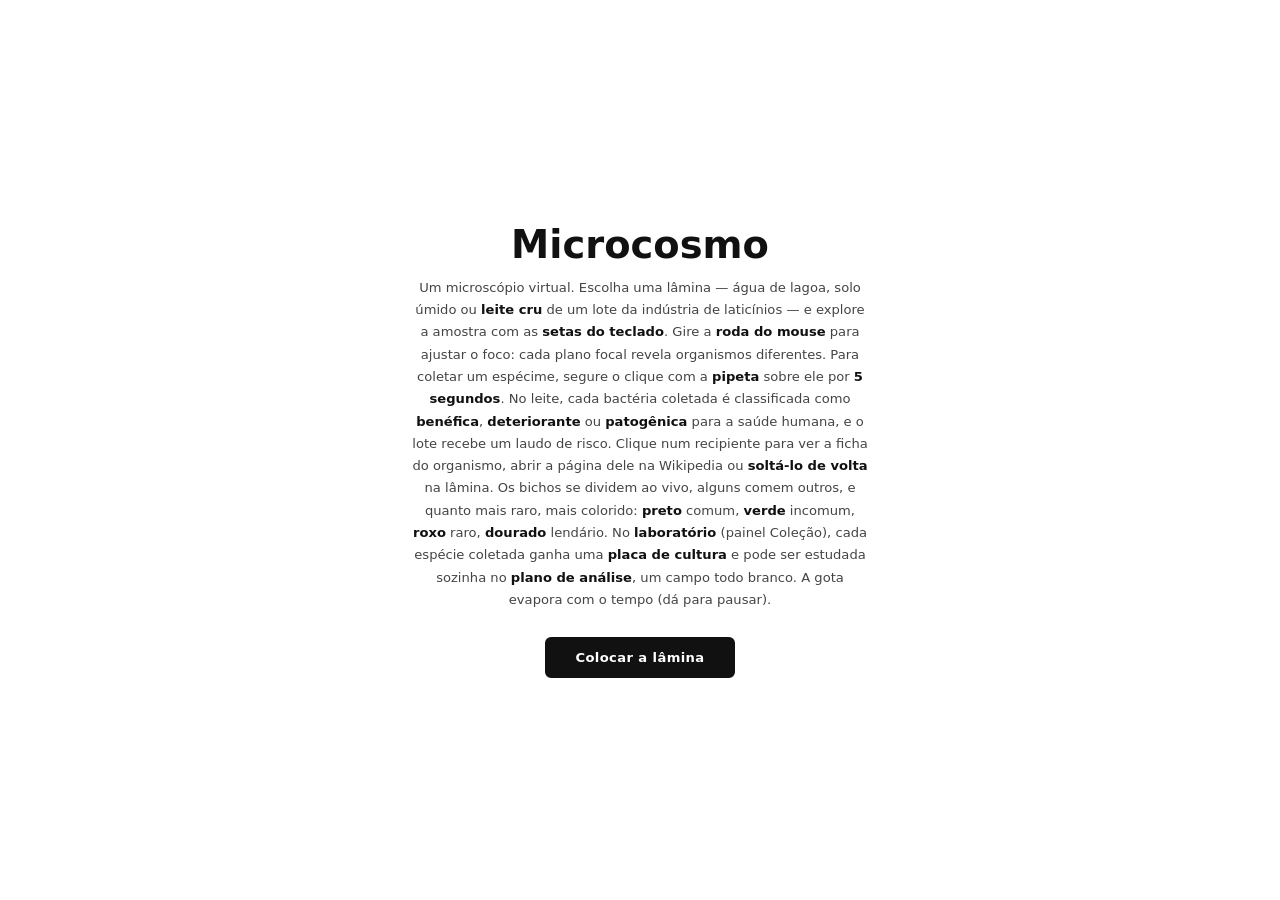
<file: jogo/index.html>
<!DOCTYPE html>
<html lang="pt-BR">
<head>
<meta charset="UTF-8">
<meta name="viewport" content="width=device-width, initial-scale=1.0, maximum-scale=1.0, user-scalable=no, viewport-fit=cover">
<title>Microcosmo — Lâmina 07</title>
<link rel="stylesheet" href="style.css">
<link rel="stylesheet" href="modelo3d.css">
</head>
<body>
<script src="inicio.js"></script>

<div id="intro">
  <h1>Microcosmo</h1>
  <div class="lead mono">
    Um microscópio virtual. Escolha uma lâmina — água de lagoa, solo úmido ou
    <b>leite cru</b> de um lote da indústria de laticínios — e explore a amostra
    <span class="mouse-only">com as <b>setas do teclado</b>. Gire a <b>roda do mouse</b> para ajustar o foco:
    cada plano focal revela organismos diferentes. Para coletar um espécime, segure o clique
    com a <b>pipeta</b> sobre ele por <b>5 segundos</b>.</span><span class="touch-only"><b>arrastando o dedo</b> pela lâmina.
    Use os botões <b>▲ ▼</b> do foco (ou deslize <b>dois dedos</b> para cima e para baixo):
    cada plano focal revela organismos diferentes. Para coletar um espécime, <b>mantenha o dedo</b>
    sobre ele por <b>5 segundos</b>, acompanhando-o se ele fugir.</span> No leite, cada bactéria coletada é
    classificada como <b>benéfica</b>, <b>deteriorante</b> ou <b>patogênica</b> para a saúde
    humana, e o lote recebe um laudo de risco. <span class="mouse-only">Clique</span><span class="touch-only">Toque</span> num recipiente para ver a ficha
    do organismo, abrir a página dele na Wikipedia ou <b>soltá-lo de volta</b> na lâmina.
    Os bichos se dividem ao vivo, alguns comem outros, e quanto mais raro, mais colorido:
    <b>preto</b> comum, <b>verde</b> incomum, <b>roxo</b> raro, <b>dourado</b> lendário.
    No <b>laboratório</b> (painel Coleção), cada espécie coletada ganha uma <b>placa de cultura</b>
    e pode ser estudada sozinha no <b>plano de análise</b>, um campo todo branco.
    A gota evapora com o tempo (dá para pausar).
  </div>
  <button id="start-btn" class="mono">Colocar a lâmina</button>
</div>

<div id="app">
  <!-- LEFT: shape reference list -->
  <div id="shape-rail" class="bench-surface">
    <div class="rail-title mono">Controles</div>
    <div class="controls-card">
      <div class="ctrl mouse-only"><svg class="ctrl-ico" viewBox="0 0 28 40"><rect x="2" y="2" width="24" height="36" rx="12" fill="none" stroke="currentColor" stroke-width="1.6"/><path d="M14 2v14M2 16h24" stroke="currentColor" stroke-width="1.2"/><path d="M14 3.2a10.8 10.8 0 0 0-10.8 10.8V15H14z" fill="#111" opacity=".85"/></svg><div class="ctrl-txt"><b>Segurar 5 s</b><span>coletar com a pipeta</span></div></div>
      <div class="ctrl touch-only"><svg class="ctrl-ico" viewBox="0 0 28 40"><circle cx="14" cy="16" r="5" fill="#111"/><circle cx="14" cy="16" r="9.5" fill="none" stroke="currentColor" stroke-width="1.3"/><circle cx="14" cy="16" r="13" fill="none" stroke="currentColor" stroke-width="1" opacity=".5"/><path d="M14 30v8" stroke="currentColor" stroke-width="1.4"/></svg><div class="ctrl-txt"><b>Segurar 5 s</b><span>dedo sobre o organismo: coletar</span></div></div>
      <div class="ctrl touch-only"><svg class="ctrl-ico wide" viewBox="0 0 48 30"><circle cx="24" cy="15" r="5" fill="#111"/><path d="M24 2v6m0 14v6M11 15h6m14 0h6" stroke="currentColor" stroke-width="1.4"/><path d="M24 1l-3 4h6zM24 29l-3-4h6zM10 15l4-3v6zM38 15l-4-3v6z" fill="currentColor"/></svg><div class="ctrl-txt"><b>Arrastar</b><span>mover a lâmina</span></div></div>
      <div class="ctrl touch-only"><svg class="ctrl-ico" viewBox="0 0 28 40"><rect x="5" y="2" width="18" height="36" rx="6" fill="none" stroke="currentColor" stroke-width="1.4"/><path d="M14 7l-4 5h8zM14 33l-4-5h8z" fill="#111"/><circle cx="14" cy="17" r="2" fill="#111"/><circle cx="14" cy="23" r="2" fill="none" stroke="#111" stroke-width="1"/></svg><div class="ctrl-txt"><b>▲ ▼ ou 2 dedos</b><span>ajustar o foco</span></div></div>
      <div class="ctrl mouse-only"><svg class="ctrl-ico" viewBox="0 0 28 40"><rect x="2" y="2" width="24" height="36" rx="12" fill="none" stroke="currentColor" stroke-width="1.6"/><path d="M14 2v14M2 16h24" stroke="currentColor" stroke-width="1.2"/><rect x="11.5" y="6" width="5" height="8" rx="2.5" fill="#111"/><path d="M14 18.5v6m-2.2-2.2 2.2 2.2 2.2-2.2" stroke="#111" stroke-width="1.3" fill="none"/></svg><div class="ctrl-txt"><b>Rolar</b><span>ajustar o foco</span></div></div>
      <div class="ctrl mouse-only"><svg class="ctrl-ico wide" viewBox="0 0 48 30"><rect x="17" y="1" width="14" height="13" rx="2.5" fill="#fff" stroke="currentColor" stroke-width="1.2"/><path d="M7 3.5l3.6 4.8H3.4z" fill="#111" transform="translate(17,1)"/><rect x="1" y="16" width="14" height="13" rx="2.5" fill="#fff" stroke="currentColor" stroke-width="1.2"/><path d="M3.2 6.5l4.8-3.6v7.2z" fill="#111" transform="translate(1,16)"/><rect x="17" y="16" width="14" height="13" rx="2.5" fill="#fff" stroke="currentColor" stroke-width="1.2"/><path d="M7 9.5l3.6-4.8H3.4z" fill="#111" transform="translate(17,16)"/><rect x="33" y="16" width="14" height="13" rx="2.5" fill="#fff" stroke="currentColor" stroke-width="1.2"/><path d="M10.8 6.5L6 2.9v7.2z" fill="#111" transform="translate(33,16)"/></svg><div class="ctrl-txt"><b>Setas / WASD</b><span>mover a lâmina</span></div></div>
      <div class="ctrl mouse-only"><svg class="ctrl-ico wide" viewBox="0 0 48 16"><rect x="1" y="1" width="10" height="13" rx="2" fill="#fff" stroke="currentColor" stroke-width="1.1"/><text x="6" y="11" text-anchor="middle" font-size="8" font-family="monospace" fill="#111">1</text><rect x="13" y="1" width="10" height="13" rx="2" fill="#fff" stroke="currentColor" stroke-width="1.1"/><text x="18" y="11" text-anchor="middle" font-size="8" font-family="monospace" fill="#111">2</text><rect x="25" y="1" width="10" height="13" rx="2" fill="#fff" stroke="currentColor" stroke-width="1.1"/><text x="30" y="11" text-anchor="middle" font-size="8" font-family="monospace" fill="#111">3</text><rect x="37" y="1" width="10" height="13" rx="2" fill="#fff" stroke="currentColor" stroke-width="1.1"/><text x="42" y="11" text-anchor="middle" font-size="8" font-family="monospace" fill="#111">4</text></svg><div class="ctrl-txt"><b>1 – 4</b><span>ir direto ao plano</span></div></div>
      <div class="ctrl"><svg class="ctrl-ico" viewBox="0 0 24 40"><rect x="5" y="2" width="14" height="5" rx="1.2" fill="#7a5a36"/><path d="M6 7h12v25a6 6 0 0 1-12 0z" fill="rgba(160,190,170,.18)" stroke="currentColor" stroke-width="1.3"/><path d="M6.6 17h10.8v15a5.4 5.4 0 0 1-10.8 0z" fill="rgba(140,175,150,.45)"/><ellipse cx="12" cy="26" rx="3.4" ry="1.8" fill="#111" opacity=".8"/></svg><div class="ctrl-txt"><b><span class="mouse-only">Clicar</span><span class="touch-only">Tocar</span> no frasco</b><span>ficha, Wikipedia, soltar</span></div></div>
    </div>
    <button id="species-toggle" class="species-toggle mono" aria-expanded="false" title="Mostrar espécimes">
      <span class="burger"><i></i><i></i><i></i></span>
      <span class="st-label">Espécimes</span>
      <span id="species-count" class="st-count">0/44</span>
    </button>
    <div id="shape-list" class="collapsed"></div>
  </div>

  <!-- CENTER: stage -->
  <div id="stage-wrap" class="bench-surface">
    <button id="hud-toggle" class="mono" title="Ocultar dados" aria-expanded="true">›</button>
    <button id="rail-toggle" title="Controles e espécimes" aria-expanded="false"><span class="burger"><i></i><i></i><i></i></span></button>
    <div id="drawer-scrim"></div>
    <div id="focus-ctl" role="group" aria-label="Foco">
      <button id="focus-up" title="Foco mais raso" aria-label="Foco mais raso">▲</button>
      <div class="fl">FOCO</div>
      <div class="fdots" aria-hidden="true"><i></i><i></i><i></i><i></i></div>
      <button id="focus-down" title="Foco mais fundo" aria-label="Foco mais fundo">▼</button>
    </div>
    <div id="slide">
      <div id="glass-frame">
        <div id="glass"></div>
        <div id="label-tape" class="mono">Lâmina 01 · Água de lagoa</div>
        <div id="droplet-clip">
          <svg id="droplet-svg" preserveAspectRatio="xMidYMid meet"></svg>
          <div id="condenser-light"></div>
          <div id="capture-progress">
            <svg viewBox="0 0 52 52">
              <circle class="track" cx="26" cy="26" r="22"/>
              <circle class="bar" cx="26" cy="26" r="22" stroke-dasharray="138.2" stroke-dashoffset="138.2"/>
            </svg>
          </div>
        </div>
      </div>
    </div>
    <div class="toast mono" id="toast"></div>

    <!-- slide change: the glass slides that travel across the stage -->
    <div id="slide-swap" aria-hidden="true">
      <div class="swap-light"></div>
      <div class="glass-slide" id="swap-out"><div class="gs-label"><b></b><span></span><small></small></div><div class="gs-sample"><div class="gs-drop"></div><div class="gs-cover"></div></div></div>
      <div class="glass-slide" id="swap-in"><div class="gs-label"><b></b><span></span><small></small></div><div class="gs-sample"><div class="gs-drop"></div><div class="gs-cover"></div></div></div>
    </div>

    <!-- glass Pasteur pipette that follows the pointer. Drawn upright with the
         tip at (0,0) and tilted by the rotate(32); the script keeps the tip on
         the pointer and sets the liquid level and the bulb squeeze. -->
    <div id="pipette" aria-hidden="true">
      <svg width="118" height="171" viewBox="-8 -170 128 186">
        <defs>
          <!-- glass seen side-on: tinted, refractive edges, nearly clear middle -->
          <linearGradient id="pp-glass" x1="0" x2="1" y1="0" y2="0">
            <stop offset="0" stop-color="#cfe3dd" stop-opacity=".45"/>
            <stop offset=".2" stop-color="#ffffff" stop-opacity=".14"/>
            <stop offset=".5" stop-color="#ffffff" stop-opacity=".05"/>
            <stop offset=".8" stop-color="#ffffff" stop-opacity=".14"/>
            <stop offset="1" stop-color="#b9d2cb" stop-opacity=".45"/>
          </linearGradient>
          <linearGradient id="pp-shine" x1="0" x2="0" y1="0" y2="1">
            <stop offset="0" stop-color="#fff" stop-opacity="0"/>
            <stop offset=".15" stop-color="#fff" stop-opacity=".9"/>
            <stop offset=".85" stop-color="#fff" stop-opacity=".9"/>
            <stop offset="1" stop-color="#fff" stop-opacity="0"/>
          </linearGradient>
          <radialGradient id="pp-rubber" cx=".36" cy=".3" r=".85">
            <stop offset="0" stop-color="#d0604f"/>
            <stop offset=".45" stop-color="#9a3427"/>
            <stop offset="1" stop-color="#4a1611"/>
          </radialGradient>
          <linearGradient id="pp-neck" x1="0" x2="1" y1="0" y2="0">
            <stop offset="0" stop-color="#4f1913"/>
            <stop offset=".3" stop-color="#a63d2f"/>
            <stop offset=".6" stop-color="#7a291f"/>
            <stop offset="1" stop-color="#3d120e"/>
          </linearGradient>
          <clipPath id="pp-cavity">
            <path d="M -0.45 0.2 L -1.15 -64 C -1.15 -71.6 -5.5 -73.8 -5.5 -80 L -5.5 -150 L 5.5 -150 L 5.5 -80 C 5.5 -73.8 1.15 -71.6 1.15 -64 L 0.45 0.2 Z"/>
          </clipPath>
          <filter id="pp-blur" filterUnits="userSpaceOnUse" x="-26" y="-200" width="52" height="212">
            <feGaussianBlur stdDeviation="2.2"/>
          </filter>
        </defs>
        <!-- soft shadow on the slide: glass casts a faint one, the rubber a darker one -->
        <g transform="translate(7 10) rotate(32)" filter="url(#pp-blur)">
          <path d="M -1.1 0 Q 0 0.7 1.1 0 L 1.9 -64 C 1.9 -72 6.8 -74 6.8 -80 L 6.8 -150 L -6.8 -150 L -6.8 -80 C -6.8 -74 -1.9 -72 -1.9 -64 Z" fill="#1d2420" opacity=".1"/>
          <path d="M -8.4 -145.6 L -8.4 -158 C -11 -161 -11.2 -168 -11 -174 C -10.8 -184 -5.4 -190 0 -190 C 5.4 -190 10.8 -184 11 -174 C 11.2 -168 11 -161 8.4 -158 L 8.4 -145.6 Z" fill="#1d2420" opacity=".28"/>
        </g>
        <g transform="rotate(32)">
          <!-- liquid drawn up by suction, seen through the glass -->
          <g clip-path="url(#pp-cavity)">
            <rect id="pp-liquid" x="-7" y="0" width="14" height="0" fill="#a9c2b6" fill-opacity=".6"/>
            <ellipse id="pp-meniscus" cx="0" cy="0" rx="0" ry="0.9" fill="#ffffff" fill-opacity=".5" stroke="#34403c" stroke-opacity=".5" stroke-width=".35" opacity="0"/>
          </g>
          <!-- glass tube: capillary, shoulder and body in one outline -->
          <path d="M -1.1 0 Q 0 0.7 1.1 0 L 1.9 -64 C 1.9 -72 6.8 -74 6.8 -80 L 6.8 -150 L -6.8 -150 L -6.8 -80 C -6.8 -74 -1.9 -72 -1.9 -64 Z"
                fill="url(#pp-glass)" stroke="#2f3d39" stroke-opacity=".55" stroke-width=".8" stroke-linejoin="round"/>
          <!-- inner wall: the thickness of the glass shows as a second, fainter line -->
          <path d="M -0.5 -1.5 L -1.15 -64 C -1.15 -71.6 -5.5 -73.8 -5.5 -80 L -5.5 -146 M 0.5 -1.5 L 1.15 -64 C 1.15 -71.6 5.5 -73.8 5.5 -80 L 5.5 -146"
                fill="none" stroke="#2f3d39" stroke-opacity=".22" stroke-width=".5"/>
          <!-- printed graduation marks -->
          <path d="M 1.6 -92 H 4.6 M 1.6 -98 H 3.4 M 1.6 -104 H 4.6 M 1.6 -110 H 3.4 M 1.6 -116 H 4.6 M 1.6 -122 H 3.4 M 1.6 -128 H 4.6 M 1.6 -134 H 3.4 M 1.6 -140 H 4.6"
                fill="none" stroke="#24302d" stroke-opacity=".45" stroke-width=".45"/>
          <!-- specular highlights running along the glass -->
          <rect x="-4.7" y="-147" width="1.5" height="64" rx=".75" fill="url(#pp-shine)"/>
          <rect x="3.3" y="-140" width=".8" height="46" rx=".4" fill="url(#pp-shine)" opacity=".4"/>
          <path d="M -5.2 -79 C -5.2 -74 -2 -72.5 -1.5 -66" fill="none" stroke="#fff" stroke-opacity=".55" stroke-width=".7" stroke-linecap="round"/>
          <path d="M -0.95 -62 L -0.55 -4" fill="none" stroke="#fff" stroke-opacity=".75" stroke-width=".45" stroke-linecap="round"/>
          <circle cx="0" cy="-0.8" r=".5" fill="#fff" opacity=".8"/>
          <!-- rubber bulb: neck sleeved over the glass, then the squeezable bulge -->
          <path d="M -8.4 -146.5 L -8.4 -159 L 8.4 -159 L 8.4 -146.5 Q 8.4 -145.6 7.6 -145.6 L -7.6 -145.6 Q -8.4 -145.6 -8.4 -146.5 Z" fill="url(#pp-neck)"/>
          <path d="M -8.4 -150 H 8.4 M -8.4 -153 H 8.4 M -8.4 -156 H 8.4" fill="none" stroke="#2e0c09" stroke-opacity=".45" stroke-width=".6"/>
          <path d="M -8.4 -149.4 H 8.4 M -8.4 -152.4 H 8.4 M -8.4 -155.4 H 8.4" fill="none" stroke="#e08070" stroke-opacity=".25" stroke-width=".4"/>
          <g id="pp-bulge">
            <path d="M -8.4 -158 C -11 -161 -11.2 -168 -11 -174 C -10.8 -184 -5.4 -190 0 -190 C 5.4 -190 10.8 -184 11 -174 C 11.2 -168 11 -161 8.4 -158 Z"
                  fill="url(#pp-rubber)" stroke="#2e0c09" stroke-opacity=".5" stroke-width=".6"/>
            <ellipse cx="-4.4" cy="-178" rx="2" ry="6.5" fill="#fff" opacity=".22" transform="rotate(12 -4.4 -178)"/>
            <circle cx="-5" cy="-184" r=".9" fill="#fff" opacity=".45"/>
          </g>
        </g>
      </svg>
    </div>

    <div id="reel"></div>

    <div id="dried-overlay">
      <h2 id="dried-title">A lâmina secou</h2>
      <p class="mono" id="dried-summary"></p>
      <button id="restart-btn" class="mono">Nova lâmina</button>
    </div>
  </div>

  <!-- RIGHT: instrument HUD -->
  <div id="hud-panel" class="bench-surface">
    <div class="hud-group open" data-group="focus">
      <div class="hud-group-head"><span class="caret">▶</span>Foco</div>
      <div class="hud-group-body">
        <div class="hud-row"><span>plano</span><span id="hud-depth-name">superficial</span></div>
        <div class="hud-row"><span>nível</span><span id="hud-depth-level">1/4</span></div>
      </div>
    </div>
    <div class="hud-group open" data-group="slide">
      <div class="hud-group-head"><span class="caret">▶</span>Lâmina</div>
      <div class="hud-group-body">
        <div class="slide-picker">
          <button class="slide-btn mono active" data-slide="water">Água</button>
          <button class="slide-btn mono" data-slide="soil">Solo</button>
          <button class="slide-btn mono" data-slide="milk">Leite</button>
        </div>
        <div class="hud-row"><span>amostra</span><span id="hud-slide-name">água de lagoa</span></div>
      </div>
    </div>
    <div class="hud-group open" data-group="milk" id="hud-milk">
      <div class="hud-group-head"><span class="caret">▶</span>Análise do leite</div>
      <div class="hud-group-body">
        <div class="hud-row"><span>lote</span><span id="hud-milk-lot">—</span></div>
        <div class="hud-row good"><span>benéficas</span><span id="hud-milk-good">0</span></div>
        <div class="hud-row spoil"><span>deteriorantes</span><span id="hud-milk-spoil">0</span></div>
        <div class="hud-row bad"><span>patogênicas</span><span id="hud-milk-bad">0</span></div>
        <div class="hud-row" id="hud-milk-risk-row"><span>risco do lote</span><span id="hud-milk-risk">sem dados</span></div>
        <button id="laudo-btn" class="laudo-btn">Emitir laudo</button>
      </div>
    </div>
    <div class="hud-group" data-group="zoom">
      <div class="hud-group-head"><span class="caret">▶</span>zoom</div>
      <div class="hud-group-body">
        <div class="hud-row"><span>ampliação</span><span id="hud-zoom">100x</span></div>
      </div>
    </div>
    <div class="hud-group" data-group="view">
      <div class="hud-group-head"><span class="caret">▶</span>view</div>
      <div class="hud-group-body">
        <div class="hud-row"><span>campo</span><span id="hud-field-count">0</span></div>
      </div>
    </div>
    <div class="hud-group open" data-group="life">
      <div class="hud-group-head"><span class="caret">▶</span>Vida</div>
      <div class="hud-group-body">
        <div class="hud-row"><span>ativos</span><span id="hud-life-active">0</span></div>
        <div class="hud-row"><span>mortos na borda</span><span id="hud-deaths">0</span></div>
      </div>
    </div>
    <div class="hud-group open" data-group="scene">
      <div class="hud-group-head"><span class="caret">▶</span>Cenário</div>
      <div class="hud-group-body">
        <label class="hud-check"><input type="checkbox" id="limit-on"> Limitar entidades</label>
        <div class="hud-row"><span>máximo</span><span id="limit-val">20</span></div>
        <input type="range" id="limit-range" class="hud-range" min="1" max="20" value="20" disabled aria-label="Máximo de entidades">
        <label class="hud-check"><input type="checkbox" id="refresh-on"> Renovar a cada 20 s</label>
        <div class="hud-row"><span>próxima troca</span><span id="refresh-left">—</span></div>
        <label class="hud-check" title="Os organismos procuram comida, os predadores caçam e espécies diferentes brigam entre si"><input type="checkbox" id="behavior-on"> Caçar e lutar</label>
        <div class="hud-row"><span>comida na água</span><span id="hud-food">—</span></div>
        <div class="hud-row"><span>mortes em lutas</span><span id="hud-fight-deaths">0</span></div>
      </div>
    </div>
    <div class="hud-group open" data-group="organisms">
      <div class="hud-group-head"><span class="caret">▶</span>Coleção</div>
      <div class="hud-group-body">
        <div class="hud-row"><span>catalogados</span><span id="hud-org-count">0/0</span></div>
        <button id="open-plates" class="laudo-btn">Placas de cultura</button>
        <button id="open-analysis" class="laudo-btn">Plano de análise</button>
        <button id="open-3d" class="laudo-btn">Modelos 3D das células</button>
      </div>
    </div>
    <div class="hud-group open" data-group="catching">
      <div class="hud-group-head"><span class="caret">▶</span>Frascos</div>
      <div class="hud-group-body">
        <div class="hud-row"><span>na pipeta</span><span id="hud-jar-count">0</span></div>
      </div>
    </div>
    <div class="hud-group open" data-group="drying">
      <div class="hud-group-head"><span class="caret">▶</span>Secagem</div>
      <div class="hud-group-body">
        <div class="hud-row" id="hud-dry-row"><span id="hud-dry-label">água restante</span><span id="hud-dry-pct">100%</span></div>
        <div class="mini-bar dry"><div id="hud-dry-bar" style="width:100%"></div></div>
        <button id="dry-pause-btn" class="laudo-btn" aria-pressed="false">Pausar secagem</button>
      </div>
    </div>
  </div>
</div>

<!-- LAB: culture plates (one petri dish per isolated species) and the
     white analysis plane (pick any collected species to study it alone) -->
<div id="lab" class="lab" aria-hidden="true">
  <div class="lab-bar">
    <button class="lab-tab" data-lab="plates">Placas de cultura</button>
    <button class="lab-tab" data-lab="analysis">Plano de análise</button>
    <button id="lab-close" class="lab-close">Voltar ao microscópio ✕</button>
  </div>
  <div id="lab-plates" class="lab-page">
    <p class="lab-hint">Cada espécie que você coleta é isolada na sua própria placa de Petri, onde a cultura cresce sozinha. Clique numa placa para analisá-la no plano branco.</p>
    <div id="plates-grid" class="plates-grid"></div>
  </div>
  <div id="lab-analysis" class="lab-page">
    <aside id="an-list" class="an-list" aria-label="Escolha o organismo"></aside>
    <div class="an-stage">
      <svg id="an-svg" preserveAspectRatio="xMidYMid meet"></svg>
      <div id="an-empty" class="an-empty">Colete um espécime na lâmina para analisá-lo aqui.</div>
      <div class="an-tools">
        <button id="an-zoom-out" class="lab-tool" title="Afastar">−</button>
        <button id="an-zoom-in" class="lab-tool" title="Aproximar">+</button>
        <button id="an-pause" class="lab-tool wide">Pausar</button>
      </div>
      <div class="an-help"><span class="mouse-only">clique</span><span class="touch-only">toque</span> no campo para cutucar</div>
    </div>
    <aside id="an-info" class="an-info"></aside>
  </div>
</div>

<!-- Species detail modal -->
<div id="panel-overlay">
  <div id="species-panel">
    <button id="panel-close" class="mono">FECHAR ✕</button>
    <div class="panel-header">
      <div class="panel-portrait" id="panel-portrait"></div>
      <div class="panel-titles">
        <p class="common-name" id="panel-common-name"></p>
        <p class="sci-name" id="panel-sci-name"></p>
        <span class="rarity-tag mono" id="panel-rarity"></span>
      </div>
    </div>
    <div class="panel-body">
      <div class="panel-section"><h4>DESCRIÇÃO</h4><p id="panel-desc"></p></div>
      <div class="panel-section"><h4>COMPORTAMENTO OBSERVADO</h4><p id="panel-behavior"></p></div>
      <div class="panel-section" id="panel-health-section">
        <h4>SAÚDE HUMANA</h4>
        <span class="health-tag" id="panel-health-tag"></span>
        <p id="panel-health"></p>
      </div>
      <div class="panel-section" id="panel-industry-section"><h4>NA INDÚSTRIA DE LATICÍNIOS</h4><p id="panel-industry"></p></div>
      <div class="panel-section">
        <div class="stat-row" id="panel-gram-row"><span>Coloração de Gram</span><span id="panel-gram"></span></div>
        <div class="stat-row"><span>Plano focal</span><span id="panel-depth"></span></div>
        <div class="stat-row"><span>Forma</span><span id="panel-shape"></span></div>
        <div class="stat-row"><span>Motilidade</span><span id="panel-motility"></span></div>
        <div class="stat-row"><span>Organismo real</span><span id="panel-real"></span></div>
        <div class="stat-row"><span>Habitat</span><span id="panel-habitat"></span></div>
        <div class="stat-row"><span>Capturados</span><span id="panel-caught-count"></span></div>
      </div>
      <button id="panel-analyze" class="release-btn">Analisar no plano branco</button>
      <button id="panel-release" class="release-btn">Soltar na lâmina</button>
      <button id="panel-3d" class="release-btn">Ver a estrutura em 3D</button>
      <a id="panel-wiki" class="wiki-btn mono" href="#" target="_blank" rel="noopener noreferrer">Ver na Wikipedia ↗</a>
    </div>
  </div>
</div>

<!-- MODELO 3D: a célula aberta camada por camada. A página rola por cima
     do modelo (roda do mouse ou o dedo) e cada trecho mostra uma estrutura. -->
<section id="m3d" class="m3d" aria-hidden="true" aria-label="Modelos 3D das células">
  <div id="m3d-scroll" class="m3d-scroll" tabindex="-1">
    <div id="m3d-stage" class="m3d-stage">
      <div id="m3d-bg" class="m3d-bg" aria-hidden="true"></div>
      <canvas id="m3d-canvas" aria-hidden="true"></canvas>
      <svg id="m3d-lines" aria-hidden="true"></svg>
      <div id="m3d-label" aria-hidden="true"></div>
      <i class="m3d-crop tl"></i><i class="m3d-crop tr"></i><i class="m3d-crop bl"></i><i class="m3d-crop br"></i>

      <header id="m3d-top" class="m3d-top">
        <div class="m3d-hud m3d-mono">
          <b><i class="m3d-sq"></i>Microcosmo / Modelo 3D</b>
          <span id="m3d-kicker"></span>
        </div>
        <nav class="m3d-tabs" aria-label="Escolha a célula">
          <button id="m3d-prev" class="m3d-arrow" aria-label="Célula anterior"><svg viewBox="0 0 24 24"><polyline points="15,5 8,12 15,19"/></svg></button>
          <div id="m3d-tablist" class="m3d-tablist"></div>
          <button id="m3d-next" class="m3d-arrow" aria-label="Próxima célula"><svg viewBox="0 0 24 24"><polyline points="9,5 16,12 9,19"/></svg></button>
        </nav>
        <button id="m3d-close" class="m3d-close m3d-mono"><span class="m3d-close-txt">Voltar ao jogo</span> ✕</button>
      </header>

      <div id="m3d-head" class="m3d-head">
        <p id="m3d-count" class="m3d-mono"></p>
        <h1 id="m3d-title"></h1>
        <ul id="m3d-tags" class="m3d-tags m3d-mono"></ul>
      </div>

      <div id="m3d-desc" class="m3d-desc" aria-live="polite">
        <div class="m3d-desc-head m3d-mono"><span>Descrição</span><span id="m3d-stepno"></span></div>
        <div id="m3d-progress" class="m3d-progress" aria-hidden="true"></div>
        <div id="m3d-box" class="m3d-box">
          <h2 id="m3d-desc-title"></h2>
          <p id="m3d-desc-text"></p>
        </div>
        <p id="m3d-hint" class="m3d-mono"></p>
      </div>

      <ol id="m3d-steps" class="m3d-index" aria-label="Estruturas"></ol>

      <div id="m3d-scale" class="m3d-scale m3d-mono" aria-hidden="true"><i id="m3d-scalebar"></i><span id="m3d-scaletxt"></span></div>
      <div id="m3d-loading" class="m3d-mono">Carregando o modelo 3D…</div>
    </div>
    <div id="m3d-spacer" aria-hidden="true"></div>
  </div>
</section>

<script src="script.js"></script>
<script src="modelo3d.js"></script>
</body>
</html>
</file>
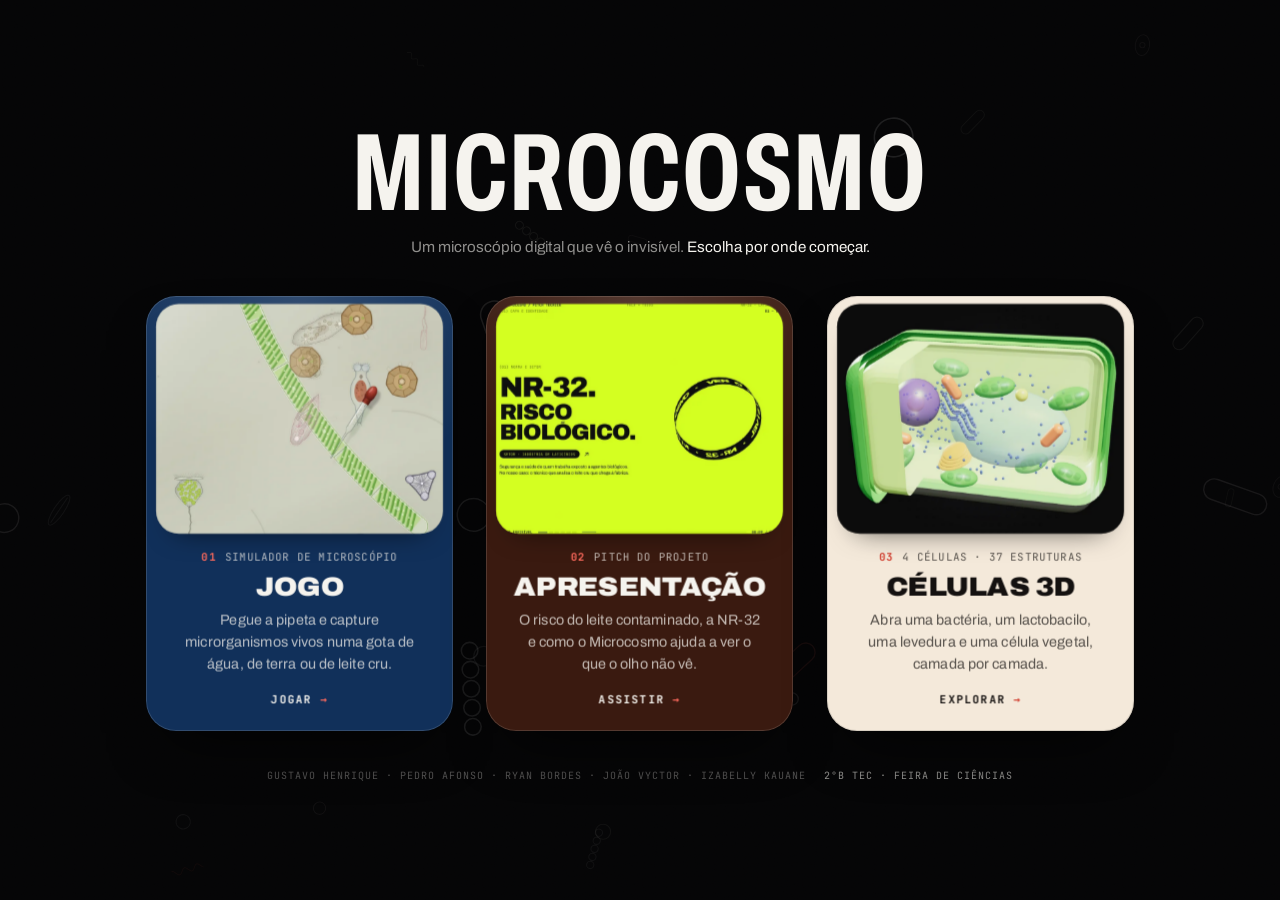
<file: microcosmo/index.html>
<!doctype html>
<html lang="pt-BR">
<head>
<meta charset="utf-8">
<meta name="viewport" content="width=device-width, initial-scale=1, viewport-fit=cover">
<title>Microcosmo</title>
<meta name="description" content="Microcosmo: um microscópio digital que vê o invisível. Escolha entre o jogo, a apresentação do projeto e as células em 3D.">
<meta name="theme-color" content="#050506">
<link rel="stylesheet" href="saguao.css">
</head>
<body>
<script src="comum/entrada.js" data-id="saguao"></script>
<script>
  // as três partes: cor do cartão, cor do texto e nome (o véu da passagem usa os mesmos)
  window.MC_CARTOES = {
    'jogo':         { cor: '#11305a', tinta: '#f5f3ee', titulo: 'Jogo' },
    'apresentacao': { cor: '#3a1a10', tinta: '#f5f3ee', titulo: 'Apresentação' },
    'celulas-3d':   { cor: '#f4e9da', tinta: '#141110', titulo: 'Células 3D' }
  };
  // voltando de uma parte (?volta=jogo): a tela já começa na cor daquele cartão
  (function(){
    var v = new URLSearchParams(location.search).get('volta');
    if(v && window.MC_CARTOES[v] && window.MicrocosmoVeu) window.MC_VOLTA = { id: v, veu: MicrocosmoVeu.veu(window.MC_CARTOES[v]) };
  })();
</script>

<canvas id="fundo" aria-hidden="true"></canvas>
<div class="grao" aria-hidden="true"></div>

<main class="saguao">
  <header class="topo">
    <h1 class="logo" aria-label="Microcosmo"><span class="logo-in" data-letras>MICROCOSMO</span></h1>
    <p class="lead">Um microscópio digital que vê o invisível. <span>Escolha por onde começar.</span></p>
  </header>

  <nav class="cartoes" id="cartoes" aria-label="Escolha uma parte do projeto">
    <a class="cartao" href="jogo/index.html" data-id="jogo" style="--c-bg:#11305a; --c-ink:#f5f3ee; --c-dim:rgba(245,243,238,.74); --c-acc:#ff6b5e; --c-line:rgba(245,243,238,.14)">
      <span class="c-img"><img src="img/jogo.webp" alt="" width="900" height="720" decoding="async"><span class="c-brilho"></span></span>
      <span class="c-meta mono"><b>01</b>Simulador de microscópio</span>
      <span class="c-titulo">Jogo</span>
      <span class="c-texto">Pegue a pipeta e capture microrganismos vivos numa gota de água, de terra ou de leite cru.</span>
      <span class="c-cta mono">Jogar <i>→</i></span>
    </a>
    <a class="cartao" href="apresentacao/index.html" data-id="apresentacao" style="--c-bg:#3a1a10; --c-ink:#f5f3ee; --c-dim:rgba(245,243,238,.74); --c-acc:#ff6b5e; --c-line:rgba(245,243,238,.14)">
      <span class="c-img"><img src="img/apresentacao.webp" alt="" width="900" height="720" decoding="async"><span class="c-brilho"></span></span>
      <span class="c-meta mono"><b>02</b>Pitch do projeto</span>
      <span class="c-titulo">Apresentação</span>
      <span class="c-texto">O risco do leite contaminado, a NR-32 e como o Microcosmo ajuda a ver o que o olho não vê.</span>
      <span class="c-cta mono">Assistir <i>→</i></span>
    </a>
    <a class="cartao" href="celulas-3d/index.html" data-id="celulas-3d" style="--c-bg:#f4e9da; --c-ink:#141110; --c-dim:rgba(20,17,16,.7); --c-acc:#d23f30; --c-line:rgba(20,17,16,.12)">
      <span class="c-img"><img src="img/celulas-3d.webp" alt="" width="900" height="720" decoding="async"><span class="c-brilho"></span></span>
      <span class="c-meta mono"><b>03</b>4 células · 37 estruturas</span>
      <span class="c-titulo">Células 3D</span>
      <span class="c-texto">Abra uma bactéria, um lactobacilo, uma levedura e uma célula vegetal, camada por camada.</span>
      <span class="c-cta mono">Explorar <i>→</i></span>
    </a>
  </nav>
  <div class="pontos" id="pontos" aria-hidden="true"><i></i><i></i><i></i></div>

  <footer class="rodape mono">
    <span>Gustavo Henrique · Pedro Afonso · Ryan Bordes · João Vyctor · Izabelly Kauane</span>
    <span class="turma">2°B tec · Feira de Ciências</span>
  </footer>
</main>

<script src="saguao.js"></script>
</body>
</html>
</file>
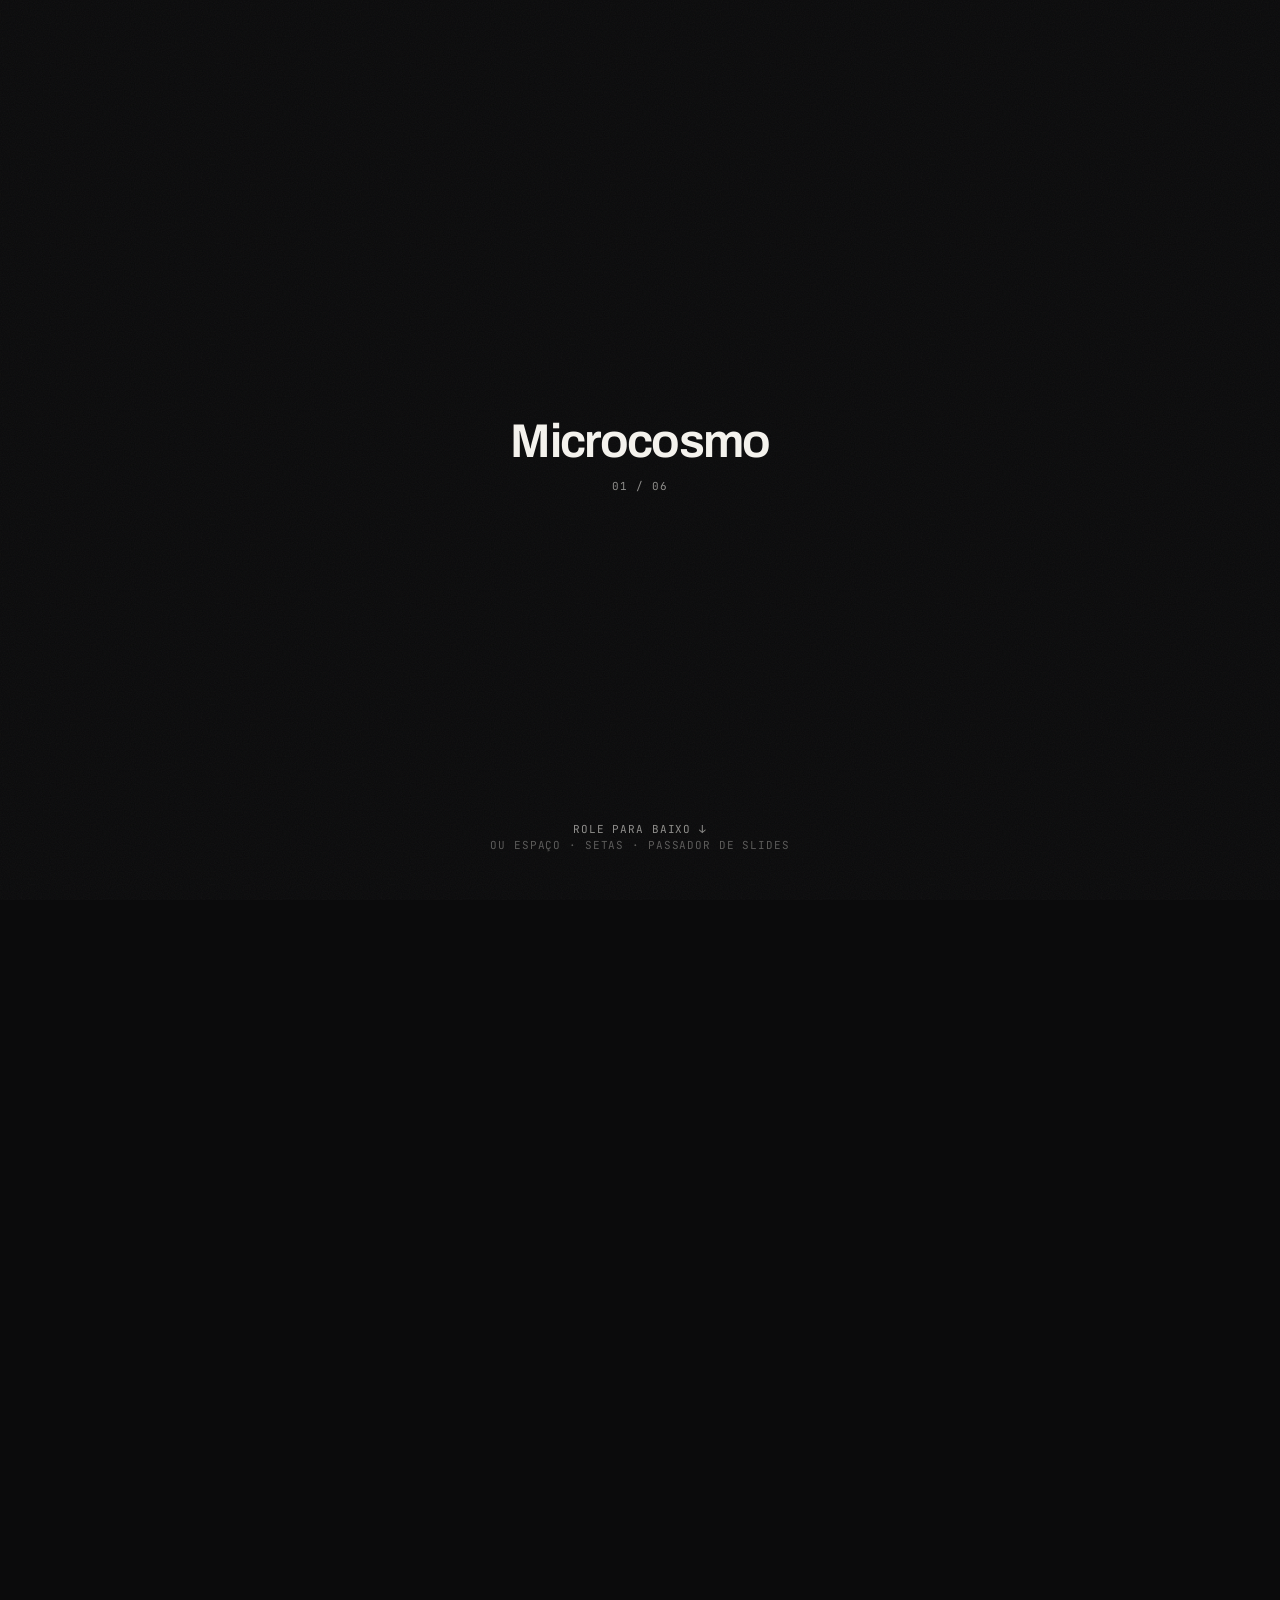
<file: microcosmo/apresentacao/index.html>
<!doctype html>
<html lang="pt-BR">
<head>
<meta charset="utf-8">
<meta name="viewport" content="width=device-width, initial-scale=1, viewport-fit=cover">
<title>Microcosmo · Ver o invisível</title>
<meta name="description" content="Pitch do Microcosmo para a Feira Tecnológica: um microscópio digital que vê os microrganismos do leite cru. Role para baixo e as informações aparecem no lugar.">
<meta name="theme-color" content="#0b0b0c">
<link rel="stylesheet" href="style.css">
</head>
<body>
<script src="../comum/entrada.js" data-id="apresentacao" data-cor="#3a1a10" data-tinta="#f5f3ee" data-titulo="Apresentação"></script>
<div id="track" aria-hidden="true"></div>

<main id="stage" class="stage hud-off" data-bg="ink">
  <canvas id="gl" aria-hidden="true"></canvas>
  <canvas id="fx" aria-hidden="true"></canvas>

  <!-- ===================== 01 · CAPA E IDENTIDADE ===================== -->
  <section class="scene" id="s1" aria-label="01 — Capa e identidade do projeto">

    <div class="beat center" data-b="0">
      <div class="title-card">
        <p class="tc-name rv">Microcosmo</p>
        <p class="tc-count mono rv" style="--d:.12s">01 / 06</p>
      </div>
      <p class="scroll-hint mono rv" style="--d:.5s">role para baixo <span class="arr">↓</span><br><span class="dim">ou espaço · setas · passador de slides</span></p>
    </div>

    <div class="beat cut" data-b="1">
      <div class="bounce" id="bounce" aria-hidden="true">
        <svg class="bn-svg"><path class="bn-line"/><path class="bn-lead"/></svg>
        <i class="bn-dot"></i><i class="bn-dot"></i>
        <i class="bn-shadow"></i>
        <i class="bn-ball"></i>
        <span class="bn-lbl mono">lâmina 01 · leite cru</span>
        <span class="bn-lbl mono">bactéria · ~1 <span class="mu">µ</span>m</span>
      </div>
      <p class="bn-cap mono rv" style="--d:.3s">Toda gota de leite carrega vida<br>que o olho não vê.</p>
    </div>

    <div class="beat center cut" data-b="2">
      <div class="logo-block">
        <h1 class="logo" aria-label="Microcosmo"><span class="logo-m" data-split>MICROCOSMO</span><i class="logo-dot"></i></h1>
        <div class="logo-rule rv" style="--d:.55s"></div>
        <div class="logo-row mono rv" style="--d:.62s"><span>Feira Tecnológica · pitch técnico</span><span>Apresentação 21/10</span></div>
        <p class="logo-sub rv" style="--d:.75s">Um microscópio digital que <b>vê o invisível</b> no leite, antes que ele chegue à mesa.</p>
      </div>
    </div>

    <div class="beat cut" data-b="3">
      <div class="split">
        <div class="col">
          <p class="mono kick rv">(01) norma e setor</p>
          <h2 class="d d-xl"><span class="ml"><span>NR-32.</span></span></h2>
          <h2 class="d d-l" style="margin-top:.12em"><span class="ml"><span style="--d:.07s">Risco</span></span><span class="ml"><span style="--d:.14s">biológico.</span></span></h2>
          <div class="pill-row rv" style="--d:.3s"><span class="pill">Setor · indústria de laticínios</span><span class="arrow">↗</span></div>
          <p class="small rv" style="--d:.42s">Segurança e saúde de quem trabalha exposto a agentes biológicos. No nosso caso: o técnico que analisa o leite cru que chega à fábrica.</p>
        </div>
        <div class="slot-wrap"><div class="ring" id="ring" data-text="MICROCOSMO · VER O INVISÍVEL · NR-32 · " aria-hidden="true"></div></div>
      </div>
    </div>

    <div class="beat cut team" data-b="4">
      <div class="split">
        <div class="col">
          <p class="mono kick rv">(01) a equipe</p>
          <h2 class="d d-xl"><span class="ml"><span>Quem</span></span><span class="ml acc"><span style="--d:.08s">fez.</span></span></h2>
          <p class="mono team-turma rv" style="--d:.3s">Turma · <span data-turma></span></p>
        </div>
        <ol class="names">
          <li class="rv" style="--d:.12s"><span class="mono">01</span><span data-nome="0"></span></li>
          <li class="rv" style="--d:.2s"><span class="mono">02</span><span data-nome="1"></span></li>
          <li class="rv" style="--d:.28s"><span class="mono">03</span><span data-nome="2"></span></li>
          <li class="rv" style="--d:.36s"><span class="mono">04</span><span data-nome="3"></span></li>
          <li class="rv" style="--d:.44s"><span class="mono">05</span><span data-nome="4"></span></li>
        </ol>
      </div>
    </div>
  </section>

  <!-- ===================== 02 · A ORIGEM E O PROBLEMA ===================== -->
  <section class="scene" id="s2" aria-label="02 — A origem da ideia e o problema real">

    <div class="beat center cut" data-b="0">
      <p class="kw-idx mono rv">(01)</p>
      <h2 class="kw kw-type"><span data-split>O perigo</span><i class="caret"></i></h2>
    </div>

    <div class="beat center cut" data-b="1">
      <div class="bbox">
        <span class="bb-idx mono">(02)</span>
        <h2 class="kw">Não se vê</h2>
        <i class="hd" style="--hx:0;--hy:0"></i><i class="hd" style="--hx:.5;--hy:0"></i><i class="hd" style="--hx:1;--hy:0"></i>
        <i class="hd" style="--hx:0;--hy:.5"></i><i class="hd" style="--hx:1;--hy:.5"></i>
        <i class="hd" style="--hx:0;--hy:1"></i><i class="hd" style="--hx:.5;--hy:1"></i><i class="hd" style="--hx:1;--hy:1"></i>
        <span class="bb-size mono">1 – 5 <span class="mu">µ</span>m</span>
      </div>
    </div>

    <div class="beat center cut" data-b="2">
      <p class="kw-idx mono rv">(03)</p>
      <h2 class="kw kw-it">a olho</h2>
    </div>

    <div class="beat center cut" data-b="3">
<pre class="codebg mono" aria-hidden="true">lote_0421   tanque: 03   temp: 7,8 °C   UFC/mL: ???   CCS: ???   status: aguardando
amostra.coletar()        → ok
amostra.incubar(72h)     → aguardando…
lote.processar()         → ok   // o leite já seguiu na linha
laudo.emitir()           → atrasado
patogeno.detectado       → ???
tecnico.epi              → não verificado
lote_0422   tanque: 01   temp: 9,1 °C   UFC/mL: ???   CCS: ???   status: aguardando
amostra.coletar()        → ok
amostra.incubar(72h)     → aguardando…
lote.processar()         → ok
laudo.emitir()           → atrasado
patogeno.detectado       → ???
lote_0423   tanque: 02   temp: 6,4 °C   UFC/mL: ???   CCS: ???   status: aguardando
amostra.coletar()        → ok
amostra.incubar(72h)     → aguardando…</pre>
      <p class="kw-idx mono rv">(04)</p>
      <h2 class="kw kw-gl" data-text="NU.">NU.</h2>
    </div>

    <div class="beat cut" data-b="4">
      <div class="split">
        <div class="col">
          <p class="mono kick rv">(05) a origem da ideia</p>
          <h2 class="d d-l"><span class="ml"><span>Começou</span></span><span class="ml"><span style="--d:.06s">com água</span></span><span class="ml acc"><span style="--d:.12s">e solo.</span></span></h2>
          <p class="lead rv" style="--d:.3s">Um microscópio virtual de água e solo virou ferramenta de indústria. No leite cru, bactérias que fazem bem e bactérias que adoecem pessoas e animais dividem a mesma gota — e ninguém enxerga nenhuma delas.</p>
          <ul class="legend mono rv" style="--d:.45s"><li><i class="lg-l"></i>benéfica</li><li><i class="lg-b"></i>deteriorante</li><li><i class="lg-o"></i>patogênica</li></ul>
        </div>
        <div class="slot-wrap"><div class="g-slot" data-b="4"></div></div>
      </div>
    </div>

    <div class="beat sc-cards" data-b="5-6">
      <article class="panel sint rv">
        <p class="mono kick">▲ Sintoma · o que a fábrica vê</p>
        <h3 class="d d-s">O problema já aconteceu.</h3>
        <ul class="ticks">
          <li>Lotes reprovados na recepção</li>
          <li>Leite que estraga antes da validade</li>
          <li>Casos de intoxicação alimentar</li>
        </ul>
      </article>
      <span class="sc-arrow d" data-b="6" aria-hidden="true">→</span>
      <article class="panel caus st" data-b="6">
        <p class="mono kick">● Causa-raiz · o que ninguém vê</p>
        <h3 class="d d-s">Microrganismos invisíveis e uma análise lenta.</h3>
        <ul class="ticks">
          <li>Entram pela ordenha, pela mastite do rebanho e por falhas de refrigeração</li>
          <li>A contagem em placa leva até 72 h: quando o resultado sai, o lote já foi processado</li>
          <li>O técnico manipula amostras com patógenos sem saber o que tem nas mãos</li>
        </ul>
      </article>
    </div>

    <div class="beat stats-beat cut" data-b="7">
      <div class="obj-slot field-slot" data-b="7" data-obj="field"></div>
      <div class="scrim"></div>
      <div class="stats">
        <p class="mono kick rv">(06) os números do risco</p>
        <div class="stat rv" style="--d:.1s"><b class="n" data-count="300">0</b><span class="u mono">mil UFC/mL</span><p>limite de bactérias no leite cru refrigerado (IN 76/2018 · MAPA)</p></div>
        <div class="stat rv" style="--d:.2s"><b class="n" data-count="500">0</b><span class="u mono">mil células/mL</span><p>limite de células somáticas; acima disso, sinal de mastite no rebanho</p></div>
        <div class="stat rv" style="--d:.3s"><b class="n" data-count="72">0</b><span class="u mono">horas</span><p>até sair o resultado de uma contagem tradicional em placa</p></div>
        <div class="stat rv" style="--d:.4s"><b class="n">3</b><span class="u mono">classe de risco</span><p><i>Brucella</i> e <i>M. bovis</i>: zoonoses que podem infectar quem manipula a amostra</p></div>
      </div>
    </div>

    <div class="mq" id="mq" data-b="8" aria-label="Se nada for feito: surtos de intoxicação, recall, multas, interdição, parada de linha e trabalhador infectado"></div>
  </section>

  <!-- ===================== 03 · COMO FIZEMOS ===================== -->
  <section class="scene" id="s3" aria-label="03 — O processo de engenharia">

    <div class="beat cut" data-b="0">
      <div class="split">
        <div class="col">
          <p class="mono kick rv">(03) o processo de engenharia</p>
          <h2 class="d d-xl"><span class="ml"><span>Como</span></span><span class="ml acc"><span style="--d:.08s">fizemos.</span></span></h2>
          <p class="small rv" style="--d:.32s">Separamos o que o software resolve do que continua sendo trabalho físico no laboratório, e transformamos a norma em regra de sistema.</p>
          <div class="mini-stats rv" style="--d:.45s"><span><b>06</b>requisitos funcionais</span><span><b>04</b>regras da NR</span><span><b>04</b>requisitos de qualidade</span></div>
        </div>
        <div class="slot-wrap"><div class="obj-slot" data-b="0" data-obj="helix"></div></div>
      </div>
    </div>

    <div class="beat cut" data-b="1">
      <div class="io">
        <header class="io-h">
          <p class="mono kick rv">(03.1) fronteira do sistema</p>
          <h2 class="d"><span class="ml"><span>Dentro</span></span><span class="ml acc"><span style="--d:.06s">e fora.</span></span></h2>
          <p class="small rv" style="--d:.2s">O escopo: o que fica no software (IN) e o que segue como processo físico (OUT).</p>
        </header>
        <div class="io-in rv" style="--d:.14s">
          <span class="io-tag mono">IN · dentro do software</span>
          <i class="hd" style="--hx:0;--hy:0"></i><i class="hd" style="--hx:1;--hy:0"></i><i class="hd" style="--hx:0;--hy:1"></i><i class="hd" style="--hx:1;--hy:1"></i>
          <ol class="io-list">
            <li>Lâmina digital com 4 planos de foco: água, solo e leite</li>
            <li>Captura e identificação de cada microrganismo</li>
            <li>Classificação: benéfico, deteriorante ou patogênico</li>
            <li>Cálculo do risco do lote e laudo microbiológico</li>
            <li>Placas de cultura e plano de análise</li>
          </ol>
        </div>
        <div class="io-out rv" style="--d:.24s">
          <span class="io-tag mono">OUT · processo físico</span>
          <ol class="io-list">
            <li>Coleta da amostra no caminhão-tanque</li>
            <li>Preparo da lâmina e microscopia real</li>
            <li>Uso de EPI e descarte de resíduo biológico</li>
            <li>Pasteurização ou descarte do lote</li>
            <li>Notificação oficial ao serviço veterinário</li>
          </ol>
        </div>
      </div>
    </div>

    <div class="beat cut" data-b="2">
      <div class="io">
        <header class="io-h">
          <p class="mono kick rv">(03.2) atores e requisitos</p>
          <h2 class="d"><span class="ml"><span>Quem usa</span></span><span class="ml acc"><span style="--d:.06s">e o que faz.</span></span></h2>
        </header>
        <div class="rv" style="--d:.12s">
          <span class="mono blockt">Atores</span>
          <div class="actor"><svg viewBox="0 0 26 40" aria-hidden="true"><circle cx="13" cy="7" r="5.5"/><path d="M13 13v13M3 18h20M13 26l-8 12M13 26l8 12"/></svg><div><b>Técnico de laboratório</b><span>principal · analisa as amostras</span></div></div>
          <div class="actor"><svg viewBox="0 0 26 40" aria-hidden="true"><circle cx="13" cy="7" r="5.5"/><path d="M13 13v13M3 18h20M13 26l-8 12M13 26l8 12"/></svg><div><b>Supervisor de qualidade</b><span>aprova ou reprova o lote</span></div></div>
          <div class="actor ext"><svg viewBox="0 0 26 40" aria-hidden="true"><circle cx="13" cy="7" r="5.5"/><path d="M13 13v13M3 18h20M13 26l-8 12M13 26l8 12"/></svg><div><b>Serviço de inspeção (SIF/MAPA)</b><span>secundário · recebe notificações</span></div></div>
        </div>
        <div class="rv" style="--d:.22s">
          <span class="mono blockt">Requisitos funcionais</span>
          <ol class="codes">
            <li><b>RF01</b>Registrar o lote de leite recebido</li>
            <li><b>RF02</b>Analisar a amostra na lâmina digital</li>
            <li><b>RF03</b>Identificar e classificar o microrganismo</li>
            <li><b>RF04</b>Calcular o risco do lote</li>
            <li><b>RF05</b>Emitir o laudo microbiológico</li>
            <li><b>RF06</b>Isolar a espécie em placa de cultura</li>
          </ol>
        </div>
      </div>
    </div>

    <div class="beat cut" data-b="3">
      <div class="rules">
        <header>
          <p class="mono kick rv">(03.3) regras de negócio da NR-32</p>
          <h2 class="d d-l"><span class="ml"><span>A norma</span></span><span class="ml"><span style="--d:.06s">vira regra.</span></span></h2>
        </header>
        <ol class="cards">
          <li class="rv" style="--d:.1s"><b class="mono">RN01</b><p>Patógeno detectado → risco <b>alto</b>: o lote não é liberado cru.</p></li>
          <li class="rv" style="--d:.17s"><b class="mono">RN02</b><p>Agente classe 3 (<i>Brucella</i>, <i>M. bovis</i>) → alerta de biossegurança e notificação.</p></li>
          <li class="rv" style="--d:.24s"><b class="mono">RN03</b><p>A análise só começa com o EPI confirmado.</p></li>
          <li class="rv" style="--d:.31s"><b class="mono">RN04</b><p>Amostra com patógeno é descartada como resíduo biológico.</p></li>
        </ol>
      </div>
    </div>

    <div class="beat cut" data-b="4">
      <div class="rules">
        <header>
          <p class="mono kick rv">(03.4) qualidade · requisitos não funcionais</p>
          <h2 class="d d-l"><span class="ml"><span>Confiável</span></span><span class="ml acc"><span style="--d:.06s">e rápido.</span></span></h2>
        </header>
        <ol class="cards">
          <li class="rv" style="--d:.1s"><b class="mono">RNF01</b><p>Classificação na hora e laudo em segundos.</p></li>
          <li class="rv" style="--d:.17s"><b class="mono">RNF02</b><p>Cada microrganismo com ficha científica e fonte.</p></li>
          <li class="rv" style="--d:.24s"><b class="mono">RNF03</b><p>Roda no navegador, sem instalação.</p></li>
          <li class="rv" style="--d:.31s"><b class="mono">RNF04</b><p>Treino sem contato com patógeno real.</p></li>
        </ol>
      </div>
    </div>
  </section>

  <!-- ===================== 04 · DIAGRAMA DE CASOS DE USO ===================== -->
  <section class="scene" id="s4" aria-label="04 — A arquitetura visual: diagrama de casos de uso">
    <div class="beat uml-beat" data-b="0-">
      <header class="uml-h">
        <p class="mono kick rv">(04) UML · diagrama de casos de uso</p>
        <h2 class="d"><span class="ml"><span>Casos</span></span> <span class="ml acc"><span style="--d:.06s">de uso.</span></span></h2>
      </header>
      <div class="uml-notes">
        <div class="note st" data-b="0"><p class="mono">Fronteira do sistema</p><p>Tudo dentro do retângulo é o software Microcosmo. O que fica fora é processo físico ou órgão externo.</p></div>
        <div class="note st" data-b="1"><p class="mono">Atores</p><p>O técnico opera o sistema; o supervisor decide sobre o lote; o SIF fica fora da fronteira e só recebe a notificação.</p></div>
        <div class="note st" data-b="2"><p class="mono">Casos de uso</p><p>Oito funções que saem direto dos requisitos, do registro do lote até a decisão.</p></div>
        <div class="note st" data-b="3"><p class="mono">«include» · sempre acontece</p><p>Analisar a amostra sempre inclui identificar o microrganismo, que sempre inclui classificar o risco à saúde.</p></div>
        <div class="note st" data-b="4"><p class="mono ext-c">«extend» · só em condição</p><p>Notificar zoonose estende o laudo apenas quando aparecem <i>Brucella</i> ou <i>M. bovis</i>. Isolar em placa é opcional na análise.</p></div>
      </div>
      <div class="uml-wrap"><svg id="uml" role="img" aria-label="Diagrama de casos de uso do sistema Microcosmo"></svg></div>
      <div class="obj-slot uml-obj" data-b="0-" data-obj="staph"></div>
    </div>
  </section>

  <!-- ===================== 05 · A APLICAÇÃO PRÁTICA ===================== -->
  <section class="scene" id="s5" aria-label="05 — A aplicação prática do sistema">

    <div class="beat cut" data-b="0">
      <div class="split">
        <div class="col">
          <p class="mono kick rv">(05) a aplicação prática</p>
          <h2 class="d d-l"><span class="ml"><span>Do tanque</span></span><span class="ml acc"><span style="--d:.08s">ao laudo.</span></span></h2>
          <p class="lead rv" style="--d:.3s">No chão de fábrica: o leite chega, o técnico coloca a amostra na lâmina e o sistema diz, organismo por organismo, o que faz bem e o que faz mal.</p>
          <div class="pill-row rv" style="--d:.45s"><span class="pill">O ponto principal</span><span class="mono">uso no dia a dia ↓</span></div>
        </div>
        <div class="slot-wrap"><div class="obj-slot" data-b="0" data-obj="drop"></div></div>
      </div>
    </div>

    <div class="beat flow-beat cut" data-b="1-2">
      <header>
        <p class="mono kick rv">(05.1) fluxo de funcionamento</p>
        <h2 class="d d-l"><span class="ml"><span>Um lote,</span></span><span class="ml acc"><span style="--d:.06s">seis passos.</span></span></h2>
      </header>
      <div class="wave rv" id="wave" style="--d:.15s" aria-hidden="true"></div>
      <div class="wave-meta mono rv" style="--d:.2s"><span>amostra → laudo em segundos</span><span>sem esperar 72 h</span></div>
      <ol class="steps">
        <li class="step rv" style="--d:.18s"><span class="mono n">01</span><b>Recepção</b><p>Amostra coletada do caminhão-tanque</p></li>
        <li class="step rv" style="--d:.24s"><span class="mono n">02</span><b>Lâmina</b><p>Foco em 4 planos, de 100 a 720 µm</p></li>
        <li class="step rv" style="--d:.3s"><span class="mono n">03</span><b>Captura</b><p>A pipeta segura o microrganismo por 5 s</p></li>
        <li class="step rv" style="--d:.36s"><span class="mono n">04</span><b>Classifica</b><span class="tagc"><span class="tg-l">✓ benéfica</span><span class="tg-b">↓ deteriorante</span><span class="tg-o">! patogênica</span></span></li>
        <li class="step rv" style="--d:.42s"><span class="mono n">05</span><b>Laudo</b><p>Risco do lote e causa provável: mastite, higiene, refrigeração</p></li>
        <li class="step rv" style="--d:.48s"><span class="mono n">06</span><b>Decisão</b><p>Liberar, pasteurizar sob controle ou descartar e notificar</p></li>
      </ol>
    </div>

    <div class="beat center echo-beat cut" data-b="3">
      <div class="echo" style="--len:9"><span class="eg eg-u" aria-hidden="true">Benéfica.</span><h3 class="em">Benéfica.</h3><span class="eg eg-d" aria-hidden="true">Benéfica.</span></div>
      <div class="obj-slot echo-obj" data-b="3" data-obj="chain"></div>
      <div class="echo-cap rv" style="--d:.35s"><span class="mono">✓ faz bem</span><p>Fermenta o leite e disputa espaço com as bactérias ruins. Ex.: <i>Lactococcus</i>, <i>Lactobacillus</i>.</p></div>
      <span class="echo-arr rv" style="--d:.4s" aria-hidden="true">↗</span>
    </div>

    <div class="beat center echo-beat cut" data-b="4">
      <div class="echo" style="--len:13"><span class="eg eg-u" aria-hidden="true">Deteriorante.</span><h3 class="em">Deteriorante.</h3><span class="eg eg-d" aria-hidden="true">Deteriorante.</span></div>
      <div class="obj-slot echo-obj" data-b="4" data-obj="pseudo"></div>
      <div class="echo-cap rv" style="--d:.35s"><span class="mono">↓ estraga o leite</span><p>Azeda, coagula e muda o sabor antes da validade, mesmo na geladeira. Ex.: <i>Pseudomonas</i>.</p></div>
      <span class="echo-arr rv" style="--d:.4s" aria-hidden="true">↗</span>
    </div>

    <div class="beat center echo-beat echo-o cut" data-b="5">
      <div class="echo" style="--len:11"><span class="eg eg-u" aria-hidden="true">Patogênica.</span><h3 class="em">Patogênica.</h3><span class="eg eg-d" aria-hidden="true">Patogênica.</span></div>
      <div class="obj-slot echo-obj" data-b="5" data-obj="ecoli"></div>
      <div class="echo-cap rv" style="--d:.35s"><span class="mono" style="color:var(--orange)">! faz mal à saúde</span><p>Adoece pessoas e animais: bloqueia o lote e, se for zoonose, gera notificação. Ex.: <i>E. coli</i>, <i>Brucella</i>, <i>M. bovis</i>.</p></div>
      <span class="echo-arr rv" style="--d:.4s" aria-hidden="true">↗</span>
    </div>

    <div class="beat mosaic-beat cut" data-b="6">
      <header class="mz-h">
        <p class="mono kick rv">(05.2) visão da solução</p>
        <h2 class="d d-m"><span class="ml"><span>O sistema</span></span><span class="ml acc"><span style="--d:.06s">em ação.</span></span></h2>
        <p class="small rv" style="--d:.3s">Lâmina, ficha de cada espécie, laudo do lote e placas de cultura: tudo roda no navegador.</p>
        <a class="btn rv" style="--d:.45s" href="../jogo/index.html" target="_blank" rel="noopener">▶ Abrir o simulador ↗</a>
      </header>
      <div class="mosaic">
        <figure class="tile t1 rv" style="--d:.08s"><img src="img/lamina.webp" alt="Lâmina digital com microrganismos do leite e o painel de análise do lote" loading="lazy" decoding="async"><figcaption class="mono">Lâmina · leite cru</figcaption></figure>
        <figure class="tile t2 rv" style="--d:.16s"><img src="img/ficha.webp" alt="Ficha científica da E. coli, marcada como patogênica" loading="lazy" decoding="async"><figcaption class="mono">Ficha · E. coli</figcaption></figure>
        <figure class="tile t3 rv" style="--d:.24s"><img src="img/laudo.webp" alt="Laudo microbiológico do lote com risco alto" loading="lazy" decoding="async"><figcaption class="mono">Laudo · risco alto</figcaption></figure>
        <figure class="tile t4 rv" style="--d:.32s"><img src="img/placas.webp" alt="Placas de cultura com as espécies isoladas" loading="lazy" decoding="async"><figcaption class="mono">Placas de cultura</figcaption></figure>
      </div>
    </div>

    <div class="beat cut" data-b="7">
      <div class="value">
        <div class="obj-slot value-obj" data-b="7" data-obj="staph"></div>
        <header>
          <p class="mono kick rv">(05.3) o valor gerado</p>
          <h2 class="d d-xl"><span class="ml"><span>O valor</span></span><span class="ml"><span style="--d:.07s">gerado.</span></span></h2>
        </header>
        <ol class="vals">
          <li class="rv" style="--d:.15s"><span class="mono">01 · trabalhador</span><b>Menos exposição</b><p>O técnico treina no simulador e reconhece <i>Brucella</i> e <i>M. bovis</i> sem tocar em um agente classe 3.</p></li>
          <li class="rv" style="--d:.25s"><span class="mono">02 · norma</span><b>Regra aplicada sozinha</b><p>Patógeno no laudo bloqueia o lote e zoonose gera notificação: a NR deixa de depender da memória de alguém.</p></li>
          <li class="rv" style="--d:.35s"><span class="mono">03 · indústria</span><b>Decisão na hora</b><p>O risco do lote sai no fim da análise, não dias depois, quando o leite já foi processado.</p></li>
        </ol>
      </div>
    </div>
  </section>

  <!-- ===================== 06 · CONCLUSÃO ===================== -->
  <section class="scene" id="s6" aria-label="06 — Conclusão e encerramento">

    <div class="beat cut" data-b="0">
      <div class="p-slot full" data-b="0" data-p="text"></div>
      <h2 class="sr-only">Invisível</h2>
      <p class="mono p-kick rv" style="--d:.9s">(06) conclusão · a missão em uma frase ↓</p>
    </div>

    <div class="beat cut" data-b="1">
      <div class="split">
        <div class="col mission">
          <p class="mono kick rv">(06) a missão</p>
          <h2 class="d"><span class="ml"><span>Quem vê</span></span><span class="ml"><span style="--d:.05s">o invisível</span></span><span class="ml acc"><span style="--d:.1s">protege quem</span></span><span class="ml acc"><span style="--d:.15s">produz</span></span><span class="ml"><span style="--d:.2s">e quem consome.</span></span></h2>
        </div>
        <div class="slot-wrap"><div class="p-slot" data-b="1" data-p="sphere"></div></div>
      </div>
    </div>

    <div class="beat cut" data-b="2">
      <div class="p-slot full" data-b="2" data-p="swirl"></div>
      <ol class="manifest">
        <li class="rv"><span class="mono">01</span><b>Ver o invisível.</b></li>
        <li class="rv" style="--d:.12s"><span class="mono">02</span><b>Proteger quem produz.</b></li>
        <li class="rv" style="--d:.24s"><span class="mono">03</span><b>Proteger quem consome.</b></li>
      </ol>
    </div>

    <div class="beat center cut" data-b="3">
      <div class="logo-block final">
        <h2 class="logo" aria-label="Microcosmo"><span class="logo-m" data-split>MICROCOSMO</span><i class="logo-dot" id="finalDot"></i></h2>
        <div class="logo-rule rv" style="--d:.6s"></div>
        <div class="logo-row mono rv" style="--d:.68s"><span>Pitch técnico · NR-32 · laticínios</span><span>Feira Tecnológica · 21/10</span></div>
        <div class="thanks rv" style="--d:.8s"><p class="d d-m">Obrigado!</p><p class="mono"><i class="live"></i>Perguntas da banca?</p></div>
        <p class="team-line mono rv" style="--d:.9s"><span data-nome="0"></span> · <span data-nome="1"></span> · <span data-nome="2"></span> · <span data-nome="3"></span> · <span data-nome="4"></span> · Turma <span data-turma></span></p>
        <p class="sig rv" style="--d:1s"><i>cada frame deste site é código.</i></p>
      </div>
    </div>
  </section>

  <!-- HUD: moldura de câmera, como no vídeo -->
  <div class="hud">
    <i class="c tl"></i><i class="c tr"></i><i class="c bl"></i><i class="c br"></i>
    <div class="hud-top">
      <div class="hud-l"><a class="hud-brand" href="../index.html" data-inicio title="Voltar ao início"><i class="sq"></i>Microcosmo / pitch técnico</a><p class="hud-sub" id="hudSub">(01) capa e identidade</p></div>
      <p class="hud-fala" id="hudFala">fala → todos</p>
      <div class="hud-r"><p class="hud-tag">NR-32 · laticínios</p><p class="hud-count" id="hudCount">01 — 06</p></div>
    </div>
    <div class="hud-bot">
      <p class="hud-motto">Ver o invisível</p>
      <nav class="hud-segs" id="hudSegs" aria-label="Partes do pitch"></nav>
      <div class="hud-line"><i id="hudProg"></i></div>
      <button class="timer paused" id="timer" type="button" title="Cronômetro do pitch: clique para pausar ou continuar · tecla R zera"><span class="t" id="timerT">00:00</span> / 05:00</button>
    </div>
  </div>
  <div class="grain" aria-hidden="true"></div>
</main>

<noscript><p style="position:fixed;inset:auto 16px 16px;z-index:99;font:14px/1.4 sans-serif;color:#fff">Este site precisa de JavaScript para animar as informações.</p></noscript>
<script src="../comum/vendor/three.min.js"></script>
<script src="app.js"></script>
</body>
</html>
</file>
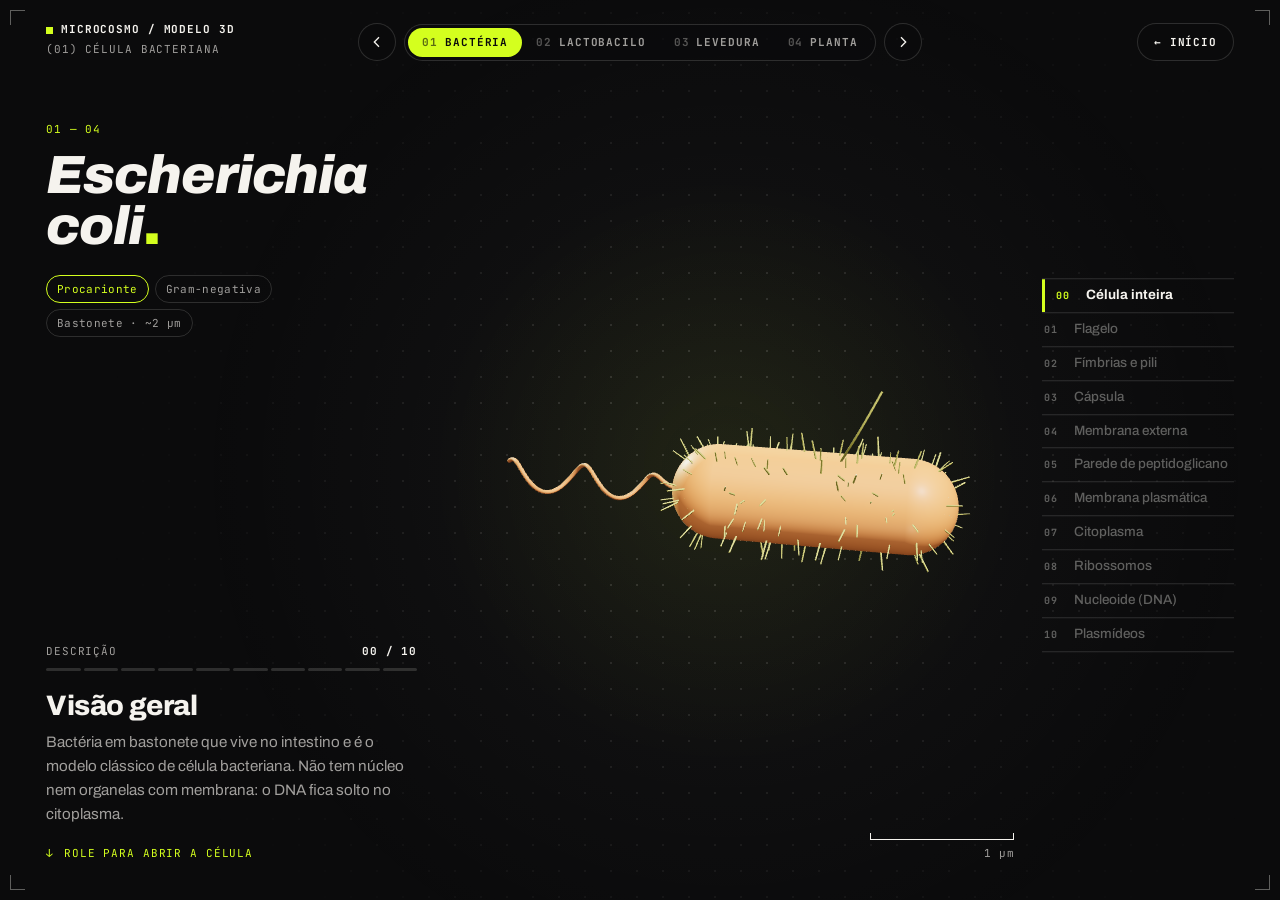
<file: microcosmo/celulas-3d/index.html>
<!DOCTYPE html>
<html lang="pt-BR">
<head>
<meta charset="UTF-8">
<meta name="viewport" content="width=device-width, initial-scale=1.0, viewport-fit=cover">
<title>Células 3D · Microcosmo</title>
<meta name="description" content="Quatro células em 3D (bactéria, lactobacilo, levedura e célula vegetal) que se abrem camada por camada enquanto você rola.">
<meta name="theme-color" content="#0b0b0c">
<link rel="stylesheet" href="modelo3d.css">
</head>
<body class="m3d-page">
<script src="../comum/entrada.js" data-id="celulas-3d" data-cor="#f4e9da" data-tinta="#141110" data-titulo="Células 3D"></script>
<script>
  // telas de toque mostram "arraste" em vez de "role"
  if(window.matchMedia && matchMedia('(pointer: coarse)').matches) document.body.classList.add('touch');
</script>

<!-- MODELO 3D: a célula aberta camada por camada. A página rola por cima
     do modelo (roda do mouse ou o dedo) e cada trecho mostra uma estrutura. -->
<section id="m3d" class="m3d open" aria-hidden="false" aria-label="Modelos 3D das células">
  <div id="m3d-scroll" class="m3d-scroll" tabindex="-1">
    <div id="m3d-stage" class="m3d-stage">
      <div id="m3d-bg" class="m3d-bg" aria-hidden="true"></div>
      <canvas id="m3d-canvas" aria-hidden="true"></canvas>
      <svg id="m3d-lines" aria-hidden="true"></svg>
      <div id="m3d-label" aria-hidden="true"></div>
      <i class="m3d-crop tl"></i><i class="m3d-crop tr"></i><i class="m3d-crop bl"></i><i class="m3d-crop br"></i>

      <header id="m3d-top" class="m3d-top">
        <div class="m3d-hud m3d-mono">
          <b><i class="m3d-sq"></i>Microcosmo / Modelo 3D</b>
          <span id="m3d-kicker"></span>
        </div>
        <nav class="m3d-tabs" aria-label="Escolha a célula">
          <button id="m3d-prev" class="m3d-arrow" aria-label="Célula anterior"><svg viewBox="0 0 24 24"><polyline points="15,5 8,12 15,19"/></svg></button>
          <div id="m3d-tablist" class="m3d-tablist"></div>
          <button id="m3d-next" class="m3d-arrow" aria-label="Próxima célula"><svg viewBox="0 0 24 24"><polyline points="9,5 16,12 9,19"/></svg></button>
        </nav>
        <button id="m3d-close" class="m3d-close m3d-mono"><span class="m3d-close-txt">Voltar ao jogo</span> ✕</button>
      </header>

      <div id="m3d-head" class="m3d-head">
        <p id="m3d-count" class="m3d-mono"></p>
        <h1 id="m3d-title"></h1>
        <ul id="m3d-tags" class="m3d-tags m3d-mono"></ul>
      </div>

      <div id="m3d-desc" class="m3d-desc" aria-live="polite">
        <div class="m3d-desc-head m3d-mono"><span>Descrição</span><span id="m3d-stepno"></span></div>
        <div id="m3d-progress" class="m3d-progress" aria-hidden="true"></div>
        <div id="m3d-box" class="m3d-box">
          <h2 id="m3d-desc-title"></h2>
          <p id="m3d-desc-text"></p>
        </div>
        <p id="m3d-hint" class="m3d-mono"></p>
      </div>

      <ol id="m3d-steps" class="m3d-index" aria-label="Estruturas"></ol>

      <div id="m3d-scale" class="m3d-scale m3d-mono" aria-hidden="true"><i id="m3d-scalebar"></i><span id="m3d-scaletxt"></span></div>
      <div id="m3d-loading" class="m3d-mono">Carregando o modelo 3D…</div>
    </div>
    <div id="m3d-spacer" aria-hidden="true"></div>
  </div>
</section>

<script src="../comum/vendor/three.min.js"></script>
<script src="modelo3d.js"></script>
</body>
</html>
</file>
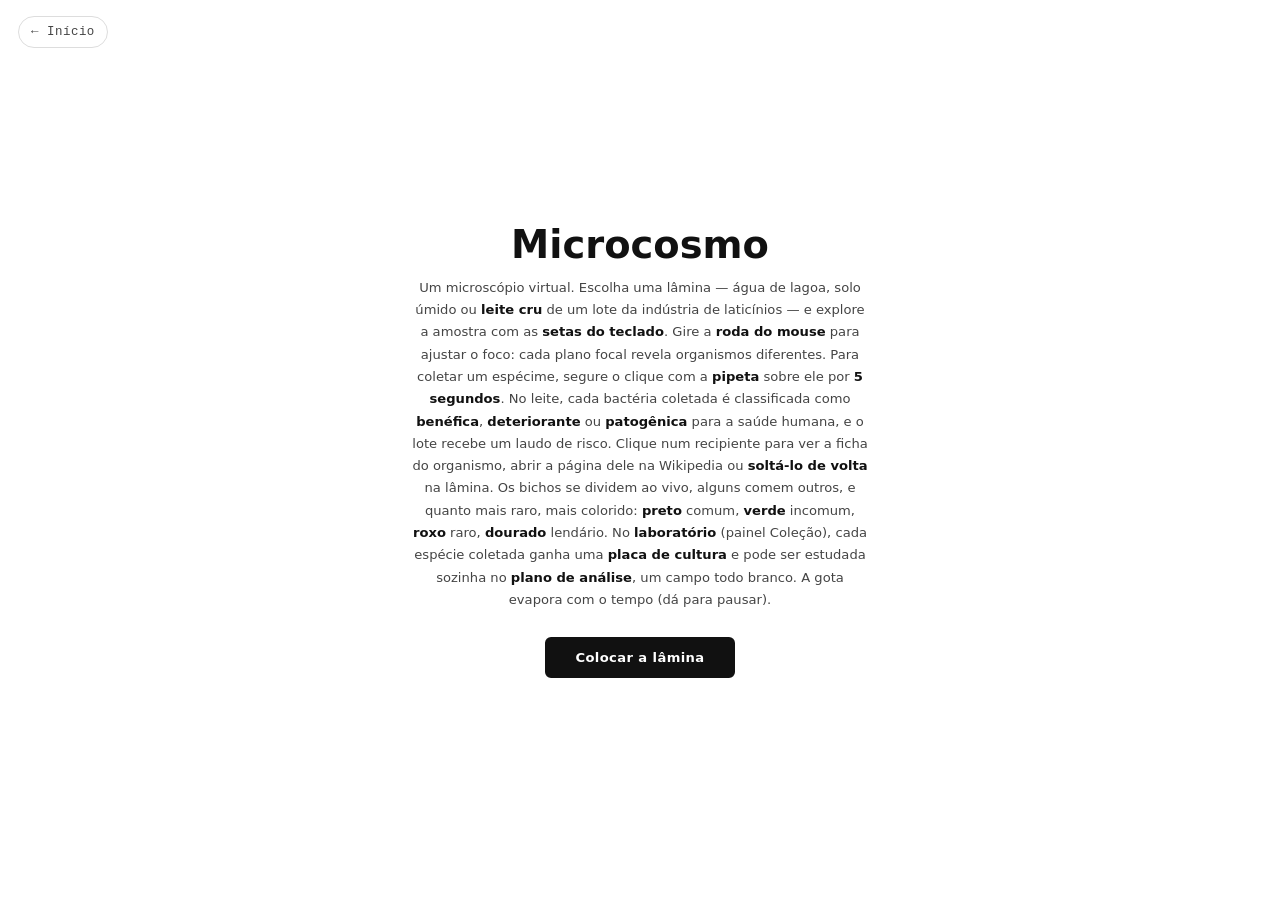
<file: microcosmo/jogo/index.html>
<!DOCTYPE html>
<html lang="pt-BR">
<head>
<meta charset="UTF-8">
<meta name="viewport" content="width=device-width, initial-scale=1.0, maximum-scale=1.0, user-scalable=no, viewport-fit=cover">
<title>Microcosmo — Lâmina 07</title>
<link rel="stylesheet" href="style.css">
</head>
<body>
<script src="../comum/entrada.js" data-id="jogo" data-cor="#11305a" data-tinta="#f5f3ee" data-titulo="Jogo"></script>
<script src="inicio.js"></script>

<div id="intro">
  <a class="back-home mono" href="../index.html" data-inicio>← Início</a>
  <h1>Microcosmo</h1>
  <div class="lead mono">
    Um microscópio virtual. Escolha uma lâmina — água de lagoa, solo úmido ou
    <b>leite cru</b> de um lote da indústria de laticínios — e explore a amostra
    <span class="mouse-only">com as <b>setas do teclado</b>. Gire a <b>roda do mouse</b> para ajustar o foco:
    cada plano focal revela organismos diferentes. Para coletar um espécime, segure o clique
    com a <b>pipeta</b> sobre ele por <b>5 segundos</b>.</span><span class="touch-only"><b>arrastando o dedo</b> pela lâmina.
    Use os botões <b>▲ ▼</b> do foco (ou deslize <b>dois dedos</b> para cima e para baixo):
    cada plano focal revela organismos diferentes. Para coletar um espécime, <b>mantenha o dedo</b>
    sobre ele por <b>5 segundos</b>, acompanhando-o se ele fugir.</span> No leite, cada bactéria coletada é
    classificada como <b>benéfica</b>, <b>deteriorante</b> ou <b>patogênica</b> para a saúde
    humana, e o lote recebe um laudo de risco. <span class="mouse-only">Clique</span><span class="touch-only">Toque</span> num recipiente para ver a ficha
    do organismo, abrir a página dele na Wikipedia ou <b>soltá-lo de volta</b> na lâmina.
    Os bichos se dividem ao vivo, alguns comem outros, e quanto mais raro, mais colorido:
    <b>preto</b> comum, <b>verde</b> incomum, <b>roxo</b> raro, <b>dourado</b> lendário.
    No <b>laboratório</b> (painel Coleção), cada espécie coletada ganha uma <b>placa de cultura</b>
    e pode ser estudada sozinha no <b>plano de análise</b>, um campo todo branco.
    A gota evapora com o tempo (dá para pausar).
  </div>
  <button id="start-btn" class="mono">Colocar a lâmina</button>
</div>

<div id="app">
  <!-- LEFT: shape reference list -->
  <div id="shape-rail" class="bench-surface">
    <div class="rail-title mono">Controles</div>
    <div class="controls-card">
      <div class="ctrl mouse-only"><svg class="ctrl-ico" viewBox="0 0 28 40"><rect x="2" y="2" width="24" height="36" rx="12" fill="none" stroke="currentColor" stroke-width="1.6"/><path d="M14 2v14M2 16h24" stroke="currentColor" stroke-width="1.2"/><path d="M14 3.2a10.8 10.8 0 0 0-10.8 10.8V15H14z" fill="#111" opacity=".85"/></svg><div class="ctrl-txt"><b>Segurar 5 s</b><span>coletar com a pipeta</span></div></div>
      <div class="ctrl touch-only"><svg class="ctrl-ico" viewBox="0 0 28 40"><circle cx="14" cy="16" r="5" fill="#111"/><circle cx="14" cy="16" r="9.5" fill="none" stroke="currentColor" stroke-width="1.3"/><circle cx="14" cy="16" r="13" fill="none" stroke="currentColor" stroke-width="1" opacity=".5"/><path d="M14 30v8" stroke="currentColor" stroke-width="1.4"/></svg><div class="ctrl-txt"><b>Segurar 5 s</b><span>dedo sobre o organismo: coletar</span></div></div>
      <div class="ctrl touch-only"><svg class="ctrl-ico wide" viewBox="0 0 48 30"><circle cx="24" cy="15" r="5" fill="#111"/><path d="M24 2v6m0 14v6M11 15h6m14 0h6" stroke="currentColor" stroke-width="1.4"/><path d="M24 1l-3 4h6zM24 29l-3-4h6zM10 15l4-3v6zM38 15l-4-3v6z" fill="currentColor"/></svg><div class="ctrl-txt"><b>Arrastar</b><span>mover a lâmina</span></div></div>
      <div class="ctrl touch-only"><svg class="ctrl-ico" viewBox="0 0 28 40"><rect x="5" y="2" width="18" height="36" rx="6" fill="none" stroke="currentColor" stroke-width="1.4"/><path d="M14 7l-4 5h8zM14 33l-4-5h8z" fill="#111"/><circle cx="14" cy="17" r="2" fill="#111"/><circle cx="14" cy="23" r="2" fill="none" stroke="#111" stroke-width="1"/></svg><div class="ctrl-txt"><b>▲ ▼ ou 2 dedos</b><span>ajustar o foco</span></div></div>
      <div class="ctrl mouse-only"><svg class="ctrl-ico" viewBox="0 0 28 40"><rect x="2" y="2" width="24" height="36" rx="12" fill="none" stroke="currentColor" stroke-width="1.6"/><path d="M14 2v14M2 16h24" stroke="currentColor" stroke-width="1.2"/><rect x="11.5" y="6" width="5" height="8" rx="2.5" fill="#111"/><path d="M14 18.5v6m-2.2-2.2 2.2 2.2 2.2-2.2" stroke="#111" stroke-width="1.3" fill="none"/></svg><div class="ctrl-txt"><b>Rolar</b><span>ajustar o foco</span></div></div>
      <div class="ctrl mouse-only"><svg class="ctrl-ico wide" viewBox="0 0 48 30"><rect x="17" y="1" width="14" height="13" rx="2.5" fill="#fff" stroke="currentColor" stroke-width="1.2"/><path d="M7 3.5l3.6 4.8H3.4z" fill="#111" transform="translate(17,1)"/><rect x="1" y="16" width="14" height="13" rx="2.5" fill="#fff" stroke="currentColor" stroke-width="1.2"/><path d="M3.2 6.5l4.8-3.6v7.2z" fill="#111" transform="translate(1,16)"/><rect x="17" y="16" width="14" height="13" rx="2.5" fill="#fff" stroke="currentColor" stroke-width="1.2"/><path d="M7 9.5l3.6-4.8H3.4z" fill="#111" transform="translate(17,16)"/><rect x="33" y="16" width="14" height="13" rx="2.5" fill="#fff" stroke="currentColor" stroke-width="1.2"/><path d="M10.8 6.5L6 2.9v7.2z" fill="#111" transform="translate(33,16)"/></svg><div class="ctrl-txt"><b>Setas / WASD</b><span>mover a lâmina</span></div></div>
      <div class="ctrl mouse-only"><svg class="ctrl-ico wide" viewBox="0 0 48 16"><rect x="1" y="1" width="10" height="13" rx="2" fill="#fff" stroke="currentColor" stroke-width="1.1"/><text x="6" y="11" text-anchor="middle" font-size="8" font-family="monospace" fill="#111">1</text><rect x="13" y="1" width="10" height="13" rx="2" fill="#fff" stroke="currentColor" stroke-width="1.1"/><text x="18" y="11" text-anchor="middle" font-size="8" font-family="monospace" fill="#111">2</text><rect x="25" y="1" width="10" height="13" rx="2" fill="#fff" stroke="currentColor" stroke-width="1.1"/><text x="30" y="11" text-anchor="middle" font-size="8" font-family="monospace" fill="#111">3</text><rect x="37" y="1" width="10" height="13" rx="2" fill="#fff" stroke="currentColor" stroke-width="1.1"/><text x="42" y="11" text-anchor="middle" font-size="8" font-family="monospace" fill="#111">4</text></svg><div class="ctrl-txt"><b>1 – 4</b><span>ir direto ao plano</span></div></div>
      <div class="ctrl"><svg class="ctrl-ico" viewBox="0 0 24 40"><rect x="5" y="2" width="14" height="5" rx="1.2" fill="#7a5a36"/><path d="M6 7h12v25a6 6 0 0 1-12 0z" fill="rgba(160,190,170,.18)" stroke="currentColor" stroke-width="1.3"/><path d="M6.6 17h10.8v15a5.4 5.4 0 0 1-10.8 0z" fill="rgba(140,175,150,.45)"/><ellipse cx="12" cy="26" rx="3.4" ry="1.8" fill="#111" opacity=".8"/></svg><div class="ctrl-txt"><b><span class="mouse-only">Clicar</span><span class="touch-only">Tocar</span> no frasco</b><span>ficha, Wikipedia, soltar</span></div></div>
    </div>
    <button id="species-toggle" class="species-toggle mono" aria-expanded="false" title="Mostrar espécimes">
      <span class="burger"><i></i><i></i><i></i></span>
      <span class="st-label">Espécimes</span>
      <span id="species-count" class="st-count">0/44</span>
    </button>
    <div id="shape-list" class="collapsed"></div>
  </div>

  <!-- CENTER: stage -->
  <div id="stage-wrap" class="bench-surface">
    <button id="hud-toggle" class="mono" title="Ocultar dados" aria-expanded="true">›</button>
    <button id="rail-toggle" title="Controles e espécimes" aria-expanded="false"><span class="burger"><i></i><i></i><i></i></span></button>
    <div id="drawer-scrim"></div>
    <div id="focus-ctl" role="group" aria-label="Foco">
      <button id="focus-up" title="Foco mais raso" aria-label="Foco mais raso">▲</button>
      <div class="fl">FOCO</div>
      <div class="fdots" aria-hidden="true"><i></i><i></i><i></i><i></i></div>
      <button id="focus-down" title="Foco mais fundo" aria-label="Foco mais fundo">▼</button>
    </div>
    <div id="slide">
      <div id="glass-frame">
        <div id="glass"></div>
        <div id="label-tape" class="mono">Lâmina 01 · Água de lagoa</div>
        <div id="droplet-clip">
          <svg id="droplet-svg" preserveAspectRatio="xMidYMid meet"></svg>
          <div id="condenser-light"></div>
          <div id="capture-progress">
            <svg viewBox="0 0 52 52">
              <circle class="track" cx="26" cy="26" r="22"/>
              <circle class="bar" cx="26" cy="26" r="22" stroke-dasharray="138.2" stroke-dashoffset="138.2"/>
            </svg>
          </div>
        </div>
      </div>
    </div>
    <div class="toast mono" id="toast"></div>

    <!-- slide change: the glass slides that travel across the stage -->
    <div id="slide-swap" aria-hidden="true">
      <div class="swap-light"></div>
      <div class="glass-slide" id="swap-out"><div class="gs-label"><b></b><span></span><small></small></div><div class="gs-sample"><div class="gs-drop"></div><div class="gs-cover"></div></div></div>
      <div class="glass-slide" id="swap-in"><div class="gs-label"><b></b><span></span><small></small></div><div class="gs-sample"><div class="gs-drop"></div><div class="gs-cover"></div></div></div>
    </div>

    <!-- glass Pasteur pipette that follows the pointer. Drawn upright with the
         tip at (0,0) and tilted by the rotate(32); the script keeps the tip on
         the pointer and sets the liquid level and the bulb squeeze. -->
    <div id="pipette" aria-hidden="true">
      <svg width="118" height="171" viewBox="-8 -170 128 186">
        <defs>
          <!-- glass seen side-on: tinted, refractive edges, nearly clear middle -->
          <linearGradient id="pp-glass" x1="0" x2="1" y1="0" y2="0">
            <stop offset="0" stop-color="#cfe3dd" stop-opacity=".45"/>
            <stop offset=".2" stop-color="#ffffff" stop-opacity=".14"/>
            <stop offset=".5" stop-color="#ffffff" stop-opacity=".05"/>
            <stop offset=".8" stop-color="#ffffff" stop-opacity=".14"/>
            <stop offset="1" stop-color="#b9d2cb" stop-opacity=".45"/>
          </linearGradient>
          <linearGradient id="pp-shine" x1="0" x2="0" y1="0" y2="1">
            <stop offset="0" stop-color="#fff" stop-opacity="0"/>
            <stop offset=".15" stop-color="#fff" stop-opacity=".9"/>
            <stop offset=".85" stop-color="#fff" stop-opacity=".9"/>
            <stop offset="1" stop-color="#fff" stop-opacity="0"/>
          </linearGradient>
          <radialGradient id="pp-rubber" cx=".36" cy=".3" r=".85">
            <stop offset="0" stop-color="#d0604f"/>
            <stop offset=".45" stop-color="#9a3427"/>
            <stop offset="1" stop-color="#4a1611"/>
          </radialGradient>
          <linearGradient id="pp-neck" x1="0" x2="1" y1="0" y2="0">
            <stop offset="0" stop-color="#4f1913"/>
            <stop offset=".3" stop-color="#a63d2f"/>
            <stop offset=".6" stop-color="#7a291f"/>
            <stop offset="1" stop-color="#3d120e"/>
          </linearGradient>
          <clipPath id="pp-cavity">
            <path d="M -0.45 0.2 L -1.15 -64 C -1.15 -71.6 -5.5 -73.8 -5.5 -80 L -5.5 -150 L 5.5 -150 L 5.5 -80 C 5.5 -73.8 1.15 -71.6 1.15 -64 L 0.45 0.2 Z"/>
          </clipPath>
          <filter id="pp-blur" filterUnits="userSpaceOnUse" x="-26" y="-200" width="52" height="212">
            <feGaussianBlur stdDeviation="2.2"/>
          </filter>
        </defs>
        <!-- soft shadow on the slide: glass casts a faint one, the rubber a darker one -->
        <g transform="translate(7 10) rotate(32)" filter="url(#pp-blur)">
          <path d="M -1.1 0 Q 0 0.7 1.1 0 L 1.9 -64 C 1.9 -72 6.8 -74 6.8 -80 L 6.8 -150 L -6.8 -150 L -6.8 -80 C -6.8 -74 -1.9 -72 -1.9 -64 Z" fill="#1d2420" opacity=".1"/>
          <path d="M -8.4 -145.6 L -8.4 -158 C -11 -161 -11.2 -168 -11 -174 C -10.8 -184 -5.4 -190 0 -190 C 5.4 -190 10.8 -184 11 -174 C 11.2 -168 11 -161 8.4 -158 L 8.4 -145.6 Z" fill="#1d2420" opacity=".28"/>
        </g>
        <g transform="rotate(32)">
          <!-- liquid drawn up by suction, seen through the glass -->
          <g clip-path="url(#pp-cavity)">
            <rect id="pp-liquid" x="-7" y="0" width="14" height="0" fill="#a9c2b6" fill-opacity=".6"/>
            <ellipse id="pp-meniscus" cx="0" cy="0" rx="0" ry="0.9" fill="#ffffff" fill-opacity=".5" stroke="#34403c" stroke-opacity=".5" stroke-width=".35" opacity="0"/>
          </g>
          <!-- glass tube: capillary, shoulder and body in one outline -->
          <path d="M -1.1 0 Q 0 0.7 1.1 0 L 1.9 -64 C 1.9 -72 6.8 -74 6.8 -80 L 6.8 -150 L -6.8 -150 L -6.8 -80 C -6.8 -74 -1.9 -72 -1.9 -64 Z"
                fill="url(#pp-glass)" stroke="#2f3d39" stroke-opacity=".55" stroke-width=".8" stroke-linejoin="round"/>
          <!-- inner wall: the thickness of the glass shows as a second, fainter line -->
          <path d="M -0.5 -1.5 L -1.15 -64 C -1.15 -71.6 -5.5 -73.8 -5.5 -80 L -5.5 -146 M 0.5 -1.5 L 1.15 -64 C 1.15 -71.6 5.5 -73.8 5.5 -80 L 5.5 -146"
                fill="none" stroke="#2f3d39" stroke-opacity=".22" stroke-width=".5"/>
          <!-- printed graduation marks -->
          <path d="M 1.6 -92 H 4.6 M 1.6 -98 H 3.4 M 1.6 -104 H 4.6 M 1.6 -110 H 3.4 M 1.6 -116 H 4.6 M 1.6 -122 H 3.4 M 1.6 -128 H 4.6 M 1.6 -134 H 3.4 M 1.6 -140 H 4.6"
                fill="none" stroke="#24302d" stroke-opacity=".45" stroke-width=".45"/>
          <!-- specular highlights running along the glass -->
          <rect x="-4.7" y="-147" width="1.5" height="64" rx=".75" fill="url(#pp-shine)"/>
          <rect x="3.3" y="-140" width=".8" height="46" rx=".4" fill="url(#pp-shine)" opacity=".4"/>
          <path d="M -5.2 -79 C -5.2 -74 -2 -72.5 -1.5 -66" fill="none" stroke="#fff" stroke-opacity=".55" stroke-width=".7" stroke-linecap="round"/>
          <path d="M -0.95 -62 L -0.55 -4" fill="none" stroke="#fff" stroke-opacity=".75" stroke-width=".45" stroke-linecap="round"/>
          <circle cx="0" cy="-0.8" r=".5" fill="#fff" opacity=".8"/>
          <!-- rubber bulb: neck sleeved over the glass, then the squeezable bulge -->
          <path d="M -8.4 -146.5 L -8.4 -159 L 8.4 -159 L 8.4 -146.5 Q 8.4 -145.6 7.6 -145.6 L -7.6 -145.6 Q -8.4 -145.6 -8.4 -146.5 Z" fill="url(#pp-neck)"/>
          <path d="M -8.4 -150 H 8.4 M -8.4 -153 H 8.4 M -8.4 -156 H 8.4" fill="none" stroke="#2e0c09" stroke-opacity=".45" stroke-width=".6"/>
          <path d="M -8.4 -149.4 H 8.4 M -8.4 -152.4 H 8.4 M -8.4 -155.4 H 8.4" fill="none" stroke="#e08070" stroke-opacity=".25" stroke-width=".4"/>
          <g id="pp-bulge">
            <path d="M -8.4 -158 C -11 -161 -11.2 -168 -11 -174 C -10.8 -184 -5.4 -190 0 -190 C 5.4 -190 10.8 -184 11 -174 C 11.2 -168 11 -161 8.4 -158 Z"
                  fill="url(#pp-rubber)" stroke="#2e0c09" stroke-opacity=".5" stroke-width=".6"/>
            <ellipse cx="-4.4" cy="-178" rx="2" ry="6.5" fill="#fff" opacity=".22" transform="rotate(12 -4.4 -178)"/>
            <circle cx="-5" cy="-184" r=".9" fill="#fff" opacity=".45"/>
          </g>
        </g>
      </svg>
    </div>

    <div id="reel"></div>

    <div id="dried-overlay">
      <h2 id="dried-title">A lâmina secou</h2>
      <p class="mono" id="dried-summary"></p>
      <button id="restart-btn" class="mono">Nova lâmina</button>
    </div>
  </div>

  <!-- RIGHT: instrument HUD -->
  <div id="hud-panel" class="bench-surface">
    <a class="laudo-btn home-btn" href="../index.html" data-inicio>← Voltar ao início</a>
    <div class="hud-group open" data-group="focus">
      <div class="hud-group-head"><span class="caret">▶</span>Foco</div>
      <div class="hud-group-body">
        <div class="hud-row"><span>plano</span><span id="hud-depth-name">superficial</span></div>
        <div class="hud-row"><span>nível</span><span id="hud-depth-level">1/4</span></div>
      </div>
    </div>
    <div class="hud-group open" data-group="slide">
      <div class="hud-group-head"><span class="caret">▶</span>Lâmina</div>
      <div class="hud-group-body">
        <div class="slide-picker">
          <button class="slide-btn mono active" data-slide="water">Água</button>
          <button class="slide-btn mono" data-slide="soil">Solo</button>
          <button class="slide-btn mono" data-slide="milk">Leite</button>
        </div>
        <div class="hud-row"><span>amostra</span><span id="hud-slide-name">água de lagoa</span></div>
      </div>
    </div>
    <div class="hud-group open" data-group="milk" id="hud-milk">
      <div class="hud-group-head"><span class="caret">▶</span>Análise do leite</div>
      <div class="hud-group-body">
        <div class="hud-row"><span>lote</span><span id="hud-milk-lot">—</span></div>
        <div class="hud-row good"><span>benéficas</span><span id="hud-milk-good">0</span></div>
        <div class="hud-row spoil"><span>deteriorantes</span><span id="hud-milk-spoil">0</span></div>
        <div class="hud-row bad"><span>patogênicas</span><span id="hud-milk-bad">0</span></div>
        <div class="hud-row" id="hud-milk-risk-row"><span>risco do lote</span><span id="hud-milk-risk">sem dados</span></div>
        <button id="laudo-btn" class="laudo-btn">Emitir laudo</button>
      </div>
    </div>
    <div class="hud-group" data-group="zoom">
      <div class="hud-group-head"><span class="caret">▶</span>zoom</div>
      <div class="hud-group-body">
        <div class="hud-row"><span>ampliação</span><span id="hud-zoom">100x</span></div>
      </div>
    </div>
    <div class="hud-group" data-group="view">
      <div class="hud-group-head"><span class="caret">▶</span>view</div>
      <div class="hud-group-body">
        <div class="hud-row"><span>campo</span><span id="hud-field-count">0</span></div>
      </div>
    </div>
    <div class="hud-group open" data-group="life">
      <div class="hud-group-head"><span class="caret">▶</span>Vida</div>
      <div class="hud-group-body">
        <div class="hud-row"><span>ativos</span><span id="hud-life-active">0</span></div>
        <div class="hud-row"><span>mortos na borda</span><span id="hud-deaths">0</span></div>
      </div>
    </div>
    <div class="hud-group open" data-group="scene">
      <div class="hud-group-head"><span class="caret">▶</span>Cenário</div>
      <div class="hud-group-body">
        <label class="hud-check"><input type="checkbox" id="limit-on"> Limitar entidades</label>
        <div class="hud-row"><span>máximo</span><span id="limit-val">20</span></div>
        <input type="range" id="limit-range" class="hud-range" min="1" max="20" value="20" disabled aria-label="Máximo de entidades">
        <label class="hud-check"><input type="checkbox" id="refresh-on"> Renovar a cada 20 s</label>
        <div class="hud-row"><span>próxima troca</span><span id="refresh-left">—</span></div>
        <label class="hud-check" title="Os organismos procuram comida, os predadores caçam e espécies diferentes brigam entre si"><input type="checkbox" id="behavior-on"> Caçar e lutar</label>
        <div class="hud-row"><span>comida na água</span><span id="hud-food">—</span></div>
        <div class="hud-row"><span>mortes em lutas</span><span id="hud-fight-deaths">0</span></div>
      </div>
    </div>
    <div class="hud-group open" data-group="organisms">
      <div class="hud-group-head"><span class="caret">▶</span>Coleção</div>
      <div class="hud-group-body">
        <div class="hud-row"><span>catalogados</span><span id="hud-org-count">0/0</span></div>
        <button id="open-plates" class="laudo-btn">Placas de cultura</button>
        <button id="open-analysis" class="laudo-btn">Plano de análise</button>
        <button id="open-3d" class="laudo-btn">Modelos 3D das células</button>
      </div>
    </div>
    <div class="hud-group open" data-group="catching">
      <div class="hud-group-head"><span class="caret">▶</span>Frascos</div>
      <div class="hud-group-body">
        <div class="hud-row"><span>na pipeta</span><span id="hud-jar-count">0</span></div>
      </div>
    </div>
    <div class="hud-group open" data-group="drying">
      <div class="hud-group-head"><span class="caret">▶</span>Secagem</div>
      <div class="hud-group-body">
        <div class="hud-row" id="hud-dry-row"><span id="hud-dry-label">água restante</span><span id="hud-dry-pct">100%</span></div>
        <div class="mini-bar dry"><div id="hud-dry-bar" style="width:100%"></div></div>
        <button id="dry-pause-btn" class="laudo-btn" aria-pressed="false">Pausar secagem</button>
      </div>
    </div>
  </div>
</div>

<!-- LAB: culture plates (one petri dish per isolated species) and the
     white analysis plane (pick any collected species to study it alone) -->
<div id="lab" class="lab" aria-hidden="true">
  <div class="lab-bar">
    <button class="lab-tab" data-lab="plates">Placas de cultura</button>
    <button class="lab-tab" data-lab="analysis">Plano de análise</button>
    <button id="lab-close" class="lab-close">Voltar ao microscópio ✕</button>
  </div>
  <div id="lab-plates" class="lab-page">
    <p class="lab-hint">Cada espécie que você coleta é isolada na sua própria placa de Petri, onde a cultura cresce sozinha. Clique numa placa para analisá-la no plano branco.</p>
    <div id="plates-grid" class="plates-grid"></div>
  </div>
  <div id="lab-analysis" class="lab-page">
    <aside id="an-list" class="an-list" aria-label="Escolha o organismo"></aside>
    <div class="an-stage">
      <svg id="an-svg" preserveAspectRatio="xMidYMid meet"></svg>
      <div id="an-empty" class="an-empty">Colete um espécime na lâmina para analisá-lo aqui.</div>
      <div class="an-tools">
        <button id="an-zoom-out" class="lab-tool" title="Afastar">−</button>
        <button id="an-zoom-in" class="lab-tool" title="Aproximar">+</button>
        <button id="an-pause" class="lab-tool wide">Pausar</button>
      </div>
      <div class="an-help"><span class="mouse-only">clique</span><span class="touch-only">toque</span> no campo para cutucar</div>
    </div>
    <aside id="an-info" class="an-info"></aside>
  </div>
</div>

<!-- Species detail modal -->
<div id="panel-overlay">
  <div id="species-panel">
    <button id="panel-close" class="mono">FECHAR ✕</button>
    <div class="panel-header">
      <div class="panel-portrait" id="panel-portrait"></div>
      <div class="panel-titles">
        <p class="common-name" id="panel-common-name"></p>
        <p class="sci-name" id="panel-sci-name"></p>
        <span class="rarity-tag mono" id="panel-rarity"></span>
      </div>
    </div>
    <div class="panel-body">
      <div class="panel-section"><h4>DESCRIÇÃO</h4><p id="panel-desc"></p></div>
      <div class="panel-section"><h4>COMPORTAMENTO OBSERVADO</h4><p id="panel-behavior"></p></div>
      <div class="panel-section" id="panel-health-section">
        <h4>SAÚDE HUMANA</h4>
        <span class="health-tag" id="panel-health-tag"></span>
        <p id="panel-health"></p>
      </div>
      <div class="panel-section" id="panel-industry-section"><h4>NA INDÚSTRIA DE LATICÍNIOS</h4><p id="panel-industry"></p></div>
      <div class="panel-section">
        <div class="stat-row" id="panel-gram-row"><span>Coloração de Gram</span><span id="panel-gram"></span></div>
        <div class="stat-row"><span>Plano focal</span><span id="panel-depth"></span></div>
        <div class="stat-row"><span>Forma</span><span id="panel-shape"></span></div>
        <div class="stat-row"><span>Motilidade</span><span id="panel-motility"></span></div>
        <div class="stat-row"><span>Organismo real</span><span id="panel-real"></span></div>
        <div class="stat-row"><span>Habitat</span><span id="panel-habitat"></span></div>
        <div class="stat-row"><span>Capturados</span><span id="panel-caught-count"></span></div>
      </div>
      <button id="panel-analyze" class="release-btn">Analisar no plano branco</button>
      <button id="panel-release" class="release-btn">Soltar na lâmina</button>
      <button id="panel-3d" class="release-btn">Ver a estrutura em 3D</button>
      <a id="panel-wiki" class="wiki-btn mono" href="#" target="_blank" rel="noopener noreferrer">Ver na Wikipedia ↗</a>
    </div>
  </div>
</div>



<script src="script.js"></script>
</body>
</html>
</file>
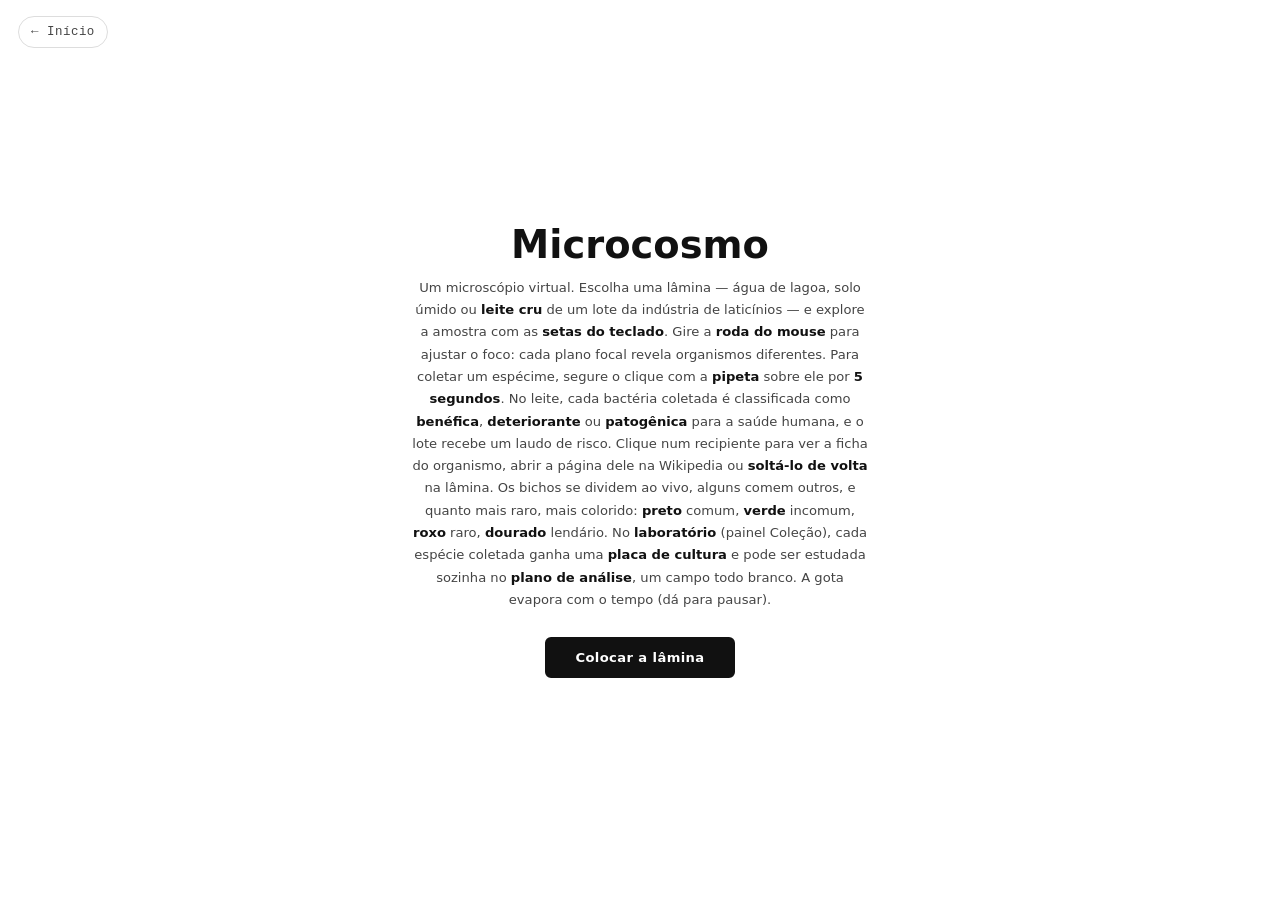
<file: microcosmo.html>
<!DOCTYPE html>
<html lang="pt-BR">
<head>
<meta charset="UTF-8">
<meta name="viewport" content="width=device-width, initial-scale=1.0">
<title>Microcosmo</title>
<!-- o jogo agora fica em microcosmo/jogo/; este arquivo só redireciona os links antigos -->
<meta http-equiv="refresh" content="0; url=microcosmo/jogo/index.html">
</head>
<body>
<p>O jogo do Microcosmo mudou para <a href="microcosmo/jogo/index.html">microcosmo/jogo/index.html</a>.</p>
</body>
</html>
</file>
<file: jogo/style.css>
/* Microcosmo — estilos do jogo */
:root{
  --bg: #0a0c0a;
  --slide-glass: #cdd8d0;
  --water: #b7bdb2;
  --water-light: #c9cec2;
  --dried: #8a8163;
  --dried-edge: #5f5842;
  --panel: #12140f;
  --panel-line: #23261e;
  --ink: #d8dcd4;
  --ink-dim: #838a7f;
  --brass: #a08c58;
  --brass-dim: #4a4330;
  --gold: #d4af37;
  --common: #7f9e8a;
  --incomum: #4f8fb0;
  --raro: #9a6fc9;
  --lendario: #d4af37;
  font-size: 16px;
}
*{ box-sizing:border-box; }
html,body{
  margin:0; padding:0; width:100%; height:100%; overflow:hidden;
  background: var(--bg);
  font-family: Georgia, 'Iowan Old Style', 'Palatino Linotype', 'Times New Roman', serif;
  color: var(--ink);
  -webkit-user-select:none; user-select:none;
}
.mono{ font-family:'SFMono-Regular', Consolas, 'Liberation Mono', Menlo, monospace; }

/* brushed-metal lab bench texture, reused behind both side rails and the stage */
.bench-surface{
  background:
    repeating-linear-gradient(97deg, rgba(255,255,255,.022) 0px, rgba(255,255,255,.022) 1px, transparent 1px, transparent 4px),
    radial-gradient(ellipse 140% 90% at 30% -10%, rgba(255,255,255,.03) 0%, transparent 55%),
    linear-gradient(160deg, #1c1f1a 0%, #12140f 45%, #0c0e0a 100%);
  background-blend-mode: overlay, screen, normal;
}

#app{
  position:relative; width:100vw; height:100vh;
  display:flex;
}

/* ================= LEFT: shapes reference rail ================= */
#shape-rail{
  width:168px; flex:none;
  position:relative;
  border-right:1px solid rgba(0,0,0,.5);
  box-shadow: inset -18px 0 30px -20px rgba(0,0,0,.6), inset 1px 0 0 rgba(255,255,255,.03);
  overflow-y:auto;
  padding:14px 0;
}
#shape-rail .rail-title{
  font-family:'SFMono-Regular', Consolas, monospace;
  font-size:.68rem; color:var(--brass); letter-spacing:.14em;
  text-transform:uppercase;
  padding:0 16px 10px; border-bottom:1px solid rgba(0,0,0,.4); margin-bottom:8px;
}
.shape-entry{
  display:flex; align-items:center; gap:9px;
  padding:7px 16px;
  font-family:'SFMono-Regular', Consolas, monospace;
  font-size:.72rem; color:var(--ink-dim);
  cursor:default;
  transition: color .2s ease;
}
.shape-entry .sw{
  width:16px; height:16px; flex:none;
  fill: none; stroke: #4a4d43; stroke-width: 1.1; stroke-linecap: round; stroke-linejoin: round;
  opacity: .55;
  filter: drop-shadow(0 1px 1px rgba(0,0,0,.4));
  transition: opacity .2s ease, filter .2s ease;
}
.shape-entry.discovered{ color: var(--ink); }
.shape-entry.discovered .sw{
  stroke: var(--common);
  opacity: 1;
  filter: drop-shadow(0 0 4px rgba(127,158,138,.55));
}
.shape-entry.active{ background: rgba(255,255,255,.04); }

/* ================= CENTER: slide/stage ================= */
#stage-wrap{
  flex:1;
  position:relative;
  display:flex; align-items:center; justify-content:center;
  box-shadow: inset 0 0 140px 40px rgba(0,0,0,.55);
}

#slide{
  position:relative;
  width: min(92%, 148vh);
  aspect-ratio: 4/3;
  max-height: 92%;
  padding: 14px;
  border-radius: 3px;
  background: linear-gradient(155deg, #3a3d33 0%, #232620 40%, #16180f 100%);
  box-shadow:
    0 40px 90px -10px rgba(0,0,0,.7),
    0 2px 0 rgba(255,255,255,.06) inset,
    0 -2px 10px rgba(0,0,0,.5) inset;
}
#slide::before{
  /* stage clip corners, like the metal clips that pin a slide to a microscope stage */
  content:"";
  position:absolute; inset:0; border-radius:3px; pointer-events:none;
  background:
    linear-gradient(135deg, #6b6650 0%, transparent 3.5%),
    linear-gradient(-135deg, #6b6650 0%, transparent 3.5%),
    linear-gradient(45deg, #6b6650 0%, transparent 3.5%) bottom left,
    linear-gradient(-45deg, #6b6650 0%, transparent 3.5%) bottom right;
  background-repeat: no-repeat;
  background-size: 26px 26px;
  opacity:.5;
}

#glass-frame{
  position:relative; width:100%; height:100%;
  border-radius: 1px;
  overflow:hidden;
  box-shadow: 0 0 0 1px rgba(0,0,0,.6), 0 4px 18px rgba(0,0,0,.5);
}

#glass{
  position:absolute; inset:0;
  background: linear-gradient(155deg, #e9e5d6 0%, #cfc9b4 45%, #ddd8c5 70%, #c2bca6 100%);
  box-shadow: 0 30px 70px rgba(0,0,0,.55), inset 0 0 0 1px rgba(255,255,255,.4);
}
#glass::before{
  /* glass sheen */
  content:""; position:absolute; inset:0;
  background: linear-gradient(115deg, rgba(255,255,255,.35) 0%, rgba(255,255,255,0) 22%, rgba(255,255,255,0) 78%, rgba(255,255,255,.18) 100%);
  pointer-events:none;
}
.slide-picker{ display:flex; gap:6px; margin:4px 0 8px; }
.slide-btn{
  flex:1; padding:6px 0; font-size:.68rem; letter-spacing:.08em; text-transform:uppercase;
  background: rgba(0,0,0,.35); color: var(--ink-dim); border:1px solid rgba(255,255,255,.08);
  border-radius:2px; cursor:pointer; transition: all .15s ease;
}
.slide-btn:hover{ color: var(--ink); border-color: var(--brass-dim); }
.slide-btn.active{ color:#1a1a12; background: linear-gradient(180deg,#c9b06a,#9a8448); border-color:#d4af37; }
#slide.soil #glass{ background: linear-gradient(155deg, #e4dcc6 0%, #c9bb98 45%, #d6cbae 70%, #b8a882 100%); }

/* pipette cursor: glass tube + rubber bulb, hotspot at the tip (bottom-left) */
#droplet-clip, #droplet-clip .organism{
  cursor: url("data:image/svg+xml;utf8,<svg xmlns='http://www.w3.org/2000/svg' width='48' height='48' viewBox='0 0 48 48'><defs><linearGradient id='gl' x1='0' x2='1' y1='0' y2='0'><stop offset='0' stop-color='%23ffffff' stop-opacity='.85'/><stop offset='.28' stop-color='%23d4e2df' stop-opacity='.35'/><stop offset='.55' stop-color='%23c6d8d4' stop-opacity='.18'/><stop offset='.82' stop-color='%23ffffff' stop-opacity='.6'/><stop offset='1' stop-color='%236f8682' stop-opacity='.55'/></linearGradient><radialGradient id='rb' cx='.35' cy='.3' r='.8'><stop offset='0' stop-color='%23a8655a'/><stop offset='.45' stop-color='%2374352d'/><stop offset='1' stop-color='%233e1a16'/></radialGradient><linearGradient id='cl' x1='0' x2='1'><stop offset='0' stop-color='%235c605a'/><stop offset='.4' stop-color='%239ea29a'/><stop offset='1' stop-color='%2344473f'/></linearGradient><filter id='sh' x='-30%' y='-30%' width='160%' height='160%'><feDropShadow dx='.8' dy='1.2' stdDeviation='.9' flood-color='%23000' flood-opacity='.35'/></filter></defs><g transform='rotate(40 24 24)' filter='url(%23sh)'><path d='M21 16.5 h6 v13 c0 1.6 -1.6 2.6 -2.2 4.4 L24.8 46 c0 .8 -1.6 .8 -1.6 0 L23.2 33.9 C22.6 32.1 21 31.1 21 29.5 Z' fill='url(%23gl)' stroke='%2346524f' stroke-opacity='.55' stroke-width='.5'/><path d='M23.35 36 L24.65 36 L24.75 45.6 c0 .5 -1.5 .5 -1.5 0 Z' fill='%238fb3a7' fill-opacity='.55'/><path d='M21.6 27.5 h4.8 v2 c0 1.2 -1.2 2.1 -1.8 3.6 h-1.2 c-.6 -1.5 -1.8 -2.4 -1.8 -3.6 Z' fill='%239fbfb4' fill-opacity='.35'/><path d='M21.7 20h1.6 M21.7 22.5h1.1 M21.7 25h1.6' stroke='%2346524f' stroke-opacity='.6' stroke-width='.35'/><path d='M21.9 17 V29' stroke='%23ffffff' stroke-opacity='.85' stroke-width='.55'/><rect x='20.3' y='14.2' width='7.4' height='2.8' rx='.6' fill='url(%23cl)'/><path d='M19.4 14.6 C18.6 9.5 19.2 2.2 24 1.2 C28.8 2.2 29.4 9.5 28.6 14.6 Z' fill='url(%23rb)'/><path d='M21.2 4.5 C21.6 3.2 22.4 2.6 23.2 2.4' stroke='%23ffffff' stroke-opacity='.35' stroke-width='.8' fill='none' stroke-linecap='round'/></g></svg>") 9 42, crosshair;
}

#label-tape{
  position:absolute; left:6%; bottom:5%;
  width:32%; height:14%;
  background: #e8e3d0;
  box-shadow: 0 2px 4px rgba(0,0,0,.3);
  display:flex; align-items:center; padding-left:8%;
  font-family:'SFMono-Regular', Consolas, monospace;
  font-size:.6rem; color:#4a4a3a; letter-spacing:.03em;
}

#droplet-clip{
  position:absolute; inset:0;
  overflow:hidden;
}

#droplet-svg{
  position:absolute; inset:0; width:100%; height:100%;
}

/* condenser light: brighter center fading to the edges, like light coming from
   below/behind the slide in real brightfield microscopy */
#condenser-light{
  position:absolute; inset:0; z-index:20; pointer-events:none;
  background: radial-gradient(ellipse 60% 62% at 50% 46%, rgba(255,253,240,.16) 0%, rgba(255,251,230,.07) 40%, rgba(255,250,220,0) 72%);
}

/* toast */
.toast{
  position:absolute; z-index:80; left:50%; top:4%;
  transform:translateX(-50%);
  font-family:'SFMono-Regular', Consolas, monospace;
  font-size:.82rem;
  background: rgba(10,12,10,.88);
  border:1px solid var(--brass-dim);
  padding:7px 16px;
  color: var(--ink);
  opacity:0; pointer-events:none; white-space:nowrap;
}

/* capture progress ring, follows pointer while holding */
#capture-progress{
  position:absolute; z-index:60; pointer-events:none;
  width:52px; height:52px; margin:-26px 0 0 -26px;
  display:none;
}
#capture-progress svg{ width:100%; height:100%; transform:rotate(-90deg); }
#capture-progress circle.track{ fill:none; stroke:rgba(255,255,255,.15); stroke-width:3; }
#capture-progress circle.bar{ fill:none; stroke:var(--gold); stroke-width:3; stroke-linecap:round; }

/* ================= RIGHT: instrument HUD panel ================= */
#hud-panel{
  width:248px; flex:none;
  position:relative;
  border-left:1px solid rgba(0,0,0,.5);
  box-shadow: inset 18px 0 30px -20px rgba(0,0,0,.6), inset -1px 0 0 rgba(255,255,255,.03);
  overflow-y:auto;
  padding:16px 0 14px;
}
.hud-group{ border-bottom:1px solid rgba(0,0,0,.4); }
.hud-group-head{
  display:flex; align-items:center; gap:7px;
  padding:11px 16px;
  font-family:'SFMono-Regular', Consolas, monospace;
  font-size:.68rem; color:var(--brass);
  cursor:pointer;
  letter-spacing:.14em;
  text-transform:uppercase;
  transition: color .15s ease;
}
.hud-group-head:hover{ color:var(--gold); }
.hud-group-head .caret{
  display:inline-block; width:8px; color:var(--ink-dim);
  transition: transform .15s ease;
  font-size:.6rem;
}
.hud-group.open .caret{ transform: rotate(90deg); }
.hud-group-body{
  max-height:0; overflow:hidden;
  transition: max-height .2s ease;
  padding:0 16px;
}
.hud-group.open .hud-group-body{
  max-height:260px;
  padding:0 16px 14px;
}
.hud-row{
  display:flex; justify-content:space-between; align-items:baseline;
  font-family:'SFMono-Regular', Consolas, monospace;
  font-size:.66rem; color:var(--ink-dim);
  padding:5px 0;
  letter-spacing:.03em;
}
.hud-row span:last-child{
  color:var(--ink); font-size:.82rem; font-weight:500;
  text-shadow: 0 0 12px rgba(212,175,55,.15);
}
.hud-row.warn span:last-child{ color:#d99a63; text-shadow: 0 0 12px rgba(217,154,99,.3); }
.hud-row.crit span:last-child{ color:#d96363; text-shadow: 0 0 12px rgba(217,99,99,.35); }

.mini-bar{
  width:100%; height:3px; background:rgba(0,0,0,.5); margin-top:6px; overflow:hidden;
  border-radius:2px; box-shadow: inset 0 1px 2px rgba(0,0,0,.4);
}
.mini-bar > div{ height:100%; background: linear-gradient(90deg, var(--common), #a8c4ac); transition: width .3s linear; }
.mini-bar.dry > div{ background: linear-gradient(90deg, var(--dried-edge), #c9975a); }

/* ================= Bottom-right: specimen reel ================= */
#reel{
  position:absolute; z-index:70; right:2%; bottom:2%;
  display:flex; gap:12px; align-items:flex-end;
  max-width:64%;
  overflow-x:auto;
  padding:12px 6px 18px;
}
.wiki-btn{
  display:block; margin-top:6px; padding:11px 0; text-align:center; text-decoration:none;
  font-size:.74rem; letter-spacing:.1em; text-transform:uppercase;
  color:#1a1a12; background: linear-gradient(180deg,#d4bb72,#9a8448);
  border:1px solid #d4af37; border-radius:2px;
}
.wiki-btn:hover{ filter: brightness(1.08); }
/* specimen vials: glass tube, cork-ish cap, water inside with the specimen afloat */
.reel-slot{
  width:46px; height:78px; flex:none;
  position:relative; cursor:pointer;
  margin-top:10px;
  border-radius: 4px 4px 14px 14px;
  background:
    linear-gradient(90deg, rgba(255,255,255,.22) 0%, rgba(255,255,255,.04) 30%, rgba(255,255,255,0) 60%, rgba(255,255,255,.12) 100%),
    linear-gradient(180deg, rgba(200,215,205,.06) 0%, rgba(200,215,205,.06) 26%, rgba(150,175,160,.38) 27%, rgba(120,150,135,.5) 100%);
  border:1px solid rgba(220,235,225,.35);
  box-shadow: 0 6px 14px rgba(0,0,0,.45), inset 0 -6px 10px rgba(0,0,0,.25);
  display:flex; align-items:center; justify-content:center;
  transition: transform .15s ease;
}
.reel-slot::before{
  content:""; position:absolute; top:-9px; left:3px; right:3px; height:10px;
  border-radius:3px 3px 1px 1px;
  background: linear-gradient(180deg,#8a6a45,#5e4429);
  box-shadow: 0 1px 0 rgba(0,0,0,.4);
}
.reel-slot:hover{ transform: translateY(-3px); border-color: rgba(212,175,55,.7); }
.reel-slot svg{ width:88%; height:60%; margin-top:16px; }
.reel-slot .reel-name{
  position:absolute; bottom:-15px; left:50%; transform:translateX(-50%);
  font-family:'SFMono-Regular', Consolas, monospace; font-size:.55rem; color:var(--ink-dim);
  white-space:nowrap;
}
.reel-slot .reel-count{
  position:absolute; bottom:1px; right:2px;
  font-family:'SFMono-Regular', Consolas, monospace;
  font-size:.55rem; color:var(--ink-dim);
}
.reel-slot.rarity-incomum{ border-color: rgba(79,143,176,.35); }
.reel-slot.rarity-raro{ border-color: rgba(154,111,201,.4); }
.reel-slot.rarity-lendario{ border-color: rgba(212,175,55,.5); }

/* ================= End of round overlay ================= */
#dried-overlay{
  position:absolute; inset:0; z-index:90;
  background: rgba(8,8,6,.82);
  display:none; align-items:center; justify-content:center;
  flex-direction:column; text-align:center; padding:20px;
}
#dried-overlay.show{ display:flex; }
#dried-overlay h2{ font-size:1.6rem; margin:0 0 8px; font-weight:600; }
#dried-overlay p{ font-family:'SFMono-Regular', Consolas, monospace; font-size:.78rem; color:var(--ink-dim); margin:0 0 22px; max-width:360px; line-height:1.6; }
#dried-overlay button{
  font-family:'SFMono-Regular', Consolas, monospace;
  background: #1e2118; border:1px solid var(--brass); color: var(--ink);
  padding:10px 26px; font-size:.8rem; letter-spacing:.03em; cursor:pointer;
}
#dried-overlay button:hover{ background:#282c20; }

/* ================= Species detail modal ================= */
#panel-overlay{
  position:fixed; inset:0; z-index:200;
  background: rgba(2,3,2,.72);
  display:none; align-items:center; justify-content:center;
}
#panel-overlay.open{ display:flex; }
#species-panel{
  width:min(540px, 90vw); max-height:82vh; overflow-y:auto;
  background: linear-gradient(180deg,#10120e,#0a0b08);
  border:1px solid var(--brass-dim);
  box-shadow:0 20px 60px rgba(0,0,0,.6);
  position:relative;
}
.panel-header{ display:flex; align-items:center; gap:18px; padding:20px 24px 16px; border-bottom:1px solid #23241d; }
.panel-portrait{
  width:76px; height:76px; flex:none; border-radius:6px;
  background: radial-gradient(circle at 40% 30%, #16211a, #04100a 70%);
  display:flex; align-items:center; justify-content:center;
  border:1px solid #263024;
}
.panel-portrait svg{ width:64%; height:64%; }
.panel-titles .common-name{ font-size:1.25rem; margin:0; color:var(--ink); font-weight:600; }
.panel-titles .sci-name{ font-family:'SFMono-Regular', Consolas, monospace; font-style:italic; font-size:.8rem; color:var(--ink-dim); margin-top:3px; }
.rarity-tag{ display:inline-block; margin-top:8px; font-family:'SFMono-Regular', Consolas, monospace; font-size:.6rem; letter-spacing:.06em; padding:2px 8px; border:1px solid currentColor; }
.panel-body{ padding:18px 24px 26px; }
.panel-section{ margin-bottom:16px; }
.panel-section h4{ font-family:'SFMono-Regular', Consolas, monospace; font-size:.66rem; color:var(--brass); margin:0 0 6px; letter-spacing:.04em; }
.panel-section p{ margin:0; font-size:.92rem; line-height:1.55; color:var(--ink); }
.stat-row{ display:flex; justify-content:space-between; font-family:'SFMono-Regular', Consolas, monospace; font-size:.76rem; padding:5px 0; border-bottom:1px dashed #1e201a; color:var(--ink-dim); }
.stat-row span:last-child{ color:var(--ink); }
#panel-close{ position:absolute; top:14px; right:16px; background:none; border:none; color:var(--ink-dim); font-family:'SFMono-Regular', Consolas, monospace; font-size:1rem; cursor:pointer; }
#panel-close:hover{ color:var(--ink); }

/* ================= Intro ================= */
#intro{
  position:fixed; inset:0; z-index:300; background: var(--bg);
  display:flex; align-items:center; justify-content:center; flex-direction:column; text-align:center; padding:20px;
}
#intro h1{ font-size:clamp(1.7rem,5vw,2.4rem); margin:0 0 10px; font-weight:600; }
#intro .lead{ font-family:'SFMono-Regular', Consolas, monospace; font-size:.82rem; color:var(--ink-dim); max-width:460px; line-height:1.7; margin-bottom:26px; }
#intro button{ font-family:'SFMono-Regular', Consolas, monospace; background:#1e2118; border:1px solid var(--brass); color:var(--ink); padding:11px 28px; font-size:.82rem; letter-spacing:.03em; cursor:pointer; }
#intro button:hover{ background:#282c20; }


/* ---- controls card (top-left): visual key/mouse legend ---- */
#shape-rail{ width:196px !important; }
.controls-card{ padding:2px 12px 10px; }
.ctrl{ display:flex; align-items:center; gap:10px; padding:6px 4px; color:#8f9488; }
.ctrl-ico{ width:20px; height:30px; flex:none; color:#a3a796; }
.ctrl-ico.wide{ width:38px; height:24px; }
.ctrl-txt{ display:flex; flex-direction:column; line-height:1.2; font-family:'SFMono-Regular', Consolas, monospace; }
.ctrl-txt b{ font-size:.72rem; font-weight:600; color:var(--ink); letter-spacing:.02em; }
.ctrl-txt span{ font-size:.64rem; color:var(--ink-dim); }

/* ---- "≡" toggle that expands the specimen list ---- */
.species-toggle{
  display:flex; align-items:center; gap:10px; width:calc(100% - 24px); margin:4px 12px 8px;
  padding:9px 10px; background: rgba(0,0,0,.3); border:1px solid rgba(255,255,255,.07);
  border-radius:3px; color:var(--brass); cursor:pointer; font-size:.68rem; letter-spacing:.12em; text-transform:uppercase;
  transition: border-color .15s ease, color .15s ease;
}
.species-toggle:hover{ border-color: var(--brass-dim); color: var(--gold); }
.burger{ display:flex; flex-direction:column; gap:3px; width:16px; }
.burger i{ display:block; height:2px; border-radius:1px; background:currentColor; transition: transform .2s ease, opacity .2s ease; }
.species-toggle[aria-expanded="true"] .burger i:nth-child(1){ transform: translateY(5px) rotate(45deg); }
.species-toggle[aria-expanded="true"] .burger i:nth-child(2){ opacity:0; }
.species-toggle[aria-expanded="true"] .burger i:nth-child(3){ transform: translateY(-5px) rotate(-45deg); }
.st-label{ flex:1; text-align:left; }
.st-count{ color:var(--ink); letter-spacing:.04em; }
#shape-list{ overflow:hidden; max-height:2400px; transition: max-height .35s ease, opacity .25s ease; }
#shape-list.collapsed{ max-height:0; opacity:0; }

/* ---- right panel hide/show ---- */
#hud-panel{ transition: width .3s ease, padding .3s ease; }
#hud-panel.collapsed{ width:0 !important; padding:0 !important; border-left:0; box-shadow:none; overflow:hidden; }
#hud-toggle{
  position:absolute; right:0; top:50%; transform:translateY(-50%); z-index:85;
  width:18px; height:64px; padding:0; border-radius:4px 0 0 4px;
  background: rgba(18,20,15,.92); border:1px solid rgba(255,255,255,.08); border-right:0;
  color:var(--brass); font-size:1.1rem; cursor:pointer;
}
#hud-toggle:hover{ color:var(--gold); background: rgba(30,33,25,.95); }

@media (max-width: 900px){
  #shape-rail{ display:none; }
  #hud-panel{ width:170px; }
}

/* ================= MINIMAL FULL-SCREEN UI (white cards, black border) ================= */
body{ background:#cfd4c8; }
#app{ display:block !important; }
#stage-wrap{ position:fixed !important; inset:0; box-shadow:none !important; background:none !important; }
#slide{ position:absolute !important; inset:0; width:100% !important; height:100% !important; max-height:none !important;
        aspect-ratio:auto !important; padding:0 !important; border-radius:0 !important; background:none !important; box-shadow:none !important; }
#slide::before{ display:none !important; }
#glass-frame{ box-shadow:none !important; border-radius:0 !important; }
#label-tape{ display:none !important; }
[data-group="zoom"], [data-group="view"]{ display:none !important; }

#shape-rail, #hud-panel, #species-panel, .toast, #intro, #dried-overlay{
  font-family: system-ui, -apple-system, "Segoe UI", Roboto, Helvetica, Arial, sans-serif;
}
#shape-rail, #hud-panel{
  position:fixed !important; top:16px; z-index:60;
  width:236px !important; max-height:calc(100vh - 32px); overflow-y:auto;
  background:#fff !important; border:2px solid #111 !important; border-radius:8px;
  box-shadow:none !important; color:#111;
}
#shape-rail{ left:16px; padding:12px 0 8px !important; display:block !important; }
#hud-panel{ right:16px; padding:4px 0 !important; transition: transform .3s ease, opacity .3s ease; }
#hud-panel.collapsed{ width:236px !important; padding:4px 0 !important; border:2px solid #111 !important;
                      transform: translateX(calc(100% + 24px)); opacity:0; pointer-events:none; }

/* left card: controls + specimen list */
#shape-rail .rail-title{ color:#111; border-bottom:1px solid #e3e3e3; font-weight:700; letter-spacing:.1em; font-size:.66rem; padding:0 14px 8px; }
.ctrl{ color:#111; padding:6px 2px; }
.ctrl-ico{ color:#111; }
.ctrl-txt{ font-family:inherit; }
.ctrl-txt b{ color:#111; font-family:inherit; font-size:.76rem; }
.ctrl-txt span{ color:#6b6b6b; font-family:inherit; font-size:.68rem; }
.species-toggle{ background:#fff; border:1.5px solid #111; border-radius:6px; color:#111; font-family:inherit; font-weight:600; }
.species-toggle:hover{ background:#f2f2f2; color:#111; border-color:#111; }
.st-count{ color:#111; }
.shape-entry{ color:#a3a3a3; font-family:inherit; padding:5px 16px; }
.shape-entry .sw{ stroke:#bdbdbd; opacity:1; filter:none; }
.shape-entry.discovered{ color:#111; font-weight:600; }
.shape-entry.discovered .sw{ stroke:#111; filter:none; }

/* right card: data */
.hud-group{ border-bottom:1px solid #ececec; }
.hud-group:last-child{ border-bottom:0; }
.hud-group-head{ color:#111; font-family:inherit; font-weight:700; letter-spacing:.1em; font-size:.64rem; padding:10px 14px; }
.hud-group-head:hover{ color:#000; }
.hud-group-head .caret{ color:#9a9a9a; }
.hud-group-body{ padding:0 14px; }
.hud-group.open .hud-group-body{ padding:0 14px 10px; }
.hud-row{ color:#6b6b6b; font-family:inherit; font-size:.72rem; }
.hud-row span:last-child{ color:#111; text-shadow:none; font-size:.8rem; font-weight:600; }
.hud-row.warn span:last-child{ color:#b36b00; text-shadow:none; }
.hud-row.crit span:last-child{ color:#c0262d; text-shadow:none; }
.mini-bar{ background:#e8e8e8; box-shadow:none; border-radius:2px; }
.mini-bar > div, .mini-bar.dry > div{ background:#111; }
.slide-btn{ background:#fff; color:#111; border:1.5px solid #111; border-radius:6px; font-family:inherit; font-weight:600; }
.slide-btn:hover{ background:#f2f2f2; color:#111; border-color:#111; }
.slide-btn.active{ background:#111; color:#fff; border-color:#111; }

/* hide/show arrow sits just left of the data card */
#hud-toggle{
  position:fixed !important; top:16px; right:calc(16px + 236px + 8px); transform:none !important; z-index:61;
  width:30px; height:30px; border-radius:6px; background:#fff; border:2px solid #111 !important;
  color:#111; font-size:1rem; line-height:1; transition: right .3s ease;
}
#hud-toggle:hover{ background:#f2f2f2; color:#111; }
body.hud-hidden #hud-toggle{ right:16px; }

/* toast, capture ring */
.toast{ background:#fff; color:#111; border:2px solid #111; border-radius:6px; top:16px; font-weight:600; }
#capture-progress circle.track{ stroke:rgba(0,0,0,.18); }
#capture-progress circle.bar{ stroke:#111; }

/* specimen vials, bottom-right */
#reel{ right:16px; bottom:16px; }
.reel-slot{ background:#fff; border:2px solid #111; border-radius:4px 4px 12px 12px; box-shadow:none; }
.reel-slot::before{ background:#111; box-shadow:none; }
.reel-slot:hover{ border-color:#111; }
.reel-slot .reel-name, .reel-slot .reel-count{ color:#111; font-family:inherit; }
.reel-slot .reel-name{ background:#fff; border:1.5px solid #111; border-radius:4px; padding:0 4px; bottom:-18px; }

/* specimen sheet */
#panel-overlay{ background:rgba(0,0,0,.35); }
#species-panel{ background:#fff; border:2px solid #111; border-radius:10px; box-shadow:none; color:#111; }
.panel-header{ border-bottom:1px solid #e6e6e6; }
.panel-portrait{ background:#f3f4ef; border:1.5px solid #111; }
.panel-titles .common-name{ color:#111; }
.panel-titles .sci-name{ color:#555; }
.panel-section h4{ color:#111; font-family:inherit; font-weight:700; letter-spacing:.1em; }
.panel-section p{ color:#222; }
.stat-row{ color:#6b6b6b; border-bottom:1px dashed #dcdcdc; font-family:inherit; }
.stat-row span:last-child{ color:#111; font-weight:600; }
#panel-close{ color:#111; font-family:inherit; font-weight:600; }
.wiki-btn{ background:#111; color:#fff; border:2px solid #111; border-radius:6px; font-family:inherit; font-weight:600; }
.wiki-btn:hover{ background:#333; filter:none; }

/* end-of-slide and intro screens */
#dried-overlay{ background:rgba(255,255,255,.88); }
#dried-overlay h2{ color:#111; }
#dried-overlay p{ color:#555; font-family:inherit; }
#dried-overlay button, #intro button{ background:#111; color:#fff; border:2px solid #111; border-radius:6px; font-family:inherit; font-weight:600; }
#dried-overlay button:hover, #intro button:hover{ background:#333; }
#intro{ background:#fff; }
#intro h1{ color:#111; }
#intro .lead{ color:#444; font-family:inherit; }
#intro .lead b{ color:#111; }

/* ================= MILK / DAIRY MODULE ================= */
:root{
  --health-benefica: #2e7d4f;
  --health-patogenica: #c0262d;
  --health-deteriorante: #b36b00;
}
#slide.milk #glass{ background: linear-gradient(155deg, #f4f1e6 0%, #e9e3d1 45%, #efeadb 70%, #ddd5bf 100%); }
#dried-summary{ white-space:pre-line; }
#dried-overlay.laudo p{ max-width:520px; text-align:left; color:#222; }
/* longer milk messages wrap instead of running off narrow screens */
.toast{ width:max-content; max-width:calc(100vw - 32px); white-space:normal; text-align:center; }

/* left rail: sample sub-headings + health dot revealed on capture */
.rail-sub{
  padding:10px 16px 4px; font-size:.6rem; font-weight:700; letter-spacing:.12em;
  text-transform:uppercase; color:#6b6b6b;
}
.shape-entry .hdot{ width:7px; height:7px; border-radius:50%; margin-left:auto; flex:none; display:none; }
.shape-entry.discovered .hdot{ display:block; }
.hdot.benefica{ background:var(--health-benefica); }
.hdot.patogenica{ background:var(--health-patogenica); }
.hdot.deteriorante{ background:var(--health-deteriorante); }

/* specimen vials: health badge on the cap */
.reel-slot .health-badge{
  position:absolute; top:-15px; right:-8px; z-index:2;
  width:17px; height:17px; border-radius:50%; border:1.5px solid #111;
  display:flex; align-items:center; justify-content:center;
  font-size:.62rem; font-weight:700; color:#fff; line-height:1;
}
.health-badge.benefica{ background:var(--health-benefica); }
.health-badge.patogenica{ background:var(--health-patogenica); }
.health-badge.deteriorante{ background:var(--health-deteriorante); }
#reel{ gap:20px; }

/* specimen sheet: health verdict */
.health-tag{
  display:inline-block; margin:0 0 8px; padding:3px 9px; border-radius:4px;
  font-size:.66rem; font-weight:700; letter-spacing:.08em; color:#fff;
}
.health-tag.benefica{ background:var(--health-benefica); }
.health-tag.patogenica{ background:var(--health-patogenica); }
.health-tag.deteriorante{ background:var(--health-deteriorante); }

/* right card: milk analysis (only on the milk slide) */
#hud-milk{ display:none; }
body.slide-milk #hud-milk{ display:block; }
.hud-row.good span:last-child{ color:var(--health-benefica); }
.hud-row.bad span:last-child{ color:var(--health-patogenica); }
.hud-row.spoil span:last-child{ color:var(--health-deteriorante); }
.laudo-btn{
  width:100%; margin-top:8px; padding:7px 0; cursor:pointer;
  background:#fff; color:#111; border:1.5px solid #111; border-radius:6px;
  font-family:inherit; font-size:.66rem; font-weight:700; letter-spacing:.08em; text-transform:uppercase;
}
.laudo-btn:hover{ background:#f2f2f2; }
.hud-check{ display:flex; align-items:center; gap:8px; padding:6px 0 2px; cursor:pointer; color:#111; font-size:.72rem; font-weight:600; }
.hud-check input{ width:14px; height:14px; margin:0; accent-color:#111; cursor:pointer; }
.hud-range{ width:100%; margin:0 0 6px; accent-color:#111; cursor:pointer; }
.hud-range:disabled{ opacity:.35; cursor:default; }
.hud-group[data-group="scene"].open .hud-group-body{ max-height:420px; }
.release-btn{
  display:block; width:100%; margin-top:6px; padding:11px 0; cursor:pointer;
  background:#fff; color:#111; border:2px solid #111; border-radius:6px;
  font-family:inherit; font-size:.74rem; font-weight:600; letter-spacing:.1em; text-transform:uppercase;
}
.release-btn:hover{ background:#f2f2f2; }

/* ================= RARITY COLOURS (common black, uncommon green, rare purple, legendary gold) ================= */
.rail-rarity{ display:flex; align-items:center; gap:6px; padding:6px 16px 2px; font-size:.56rem; font-weight:700;
              letter-spacing:.12em; text-transform:uppercase; color:var(--rar); }
.rail-rarity::before{ content:""; width:6px; height:6px; border-radius:50%; background:var(--rar); }
#shape-list .shape-entry .sw{ stroke:var(--rar, #111); color:var(--rar, #111); opacity:.35; }
#shape-list .shape-entry.discovered .sw{ opacity:1; }
#shape-list .shape-entry.discovered span{ color:var(--rar, #111); }
.reel-slot.rarity-incomum, .reel-slot.rarity-raro, .reel-slot.rarity-lendario{ border-color:#111; }
.reel-slot.rarity-incomum::before{ background:#2e8b57; }
.reel-slot.rarity-raro::before{ background:#8e44ad; }
.reel-slot.rarity-lendario::before{ background:#c9a227; }

/* ================= SLIDE CHANGE: glass slides crossing the stage ================= */
#slide-swap{ position:absolute; inset:0; z-index:78; display:none; overflow:hidden; }
#slide-swap.on{ display:block; }
/* the bare condenser light seen when there is no slide under the objective */
.swap-light{ position:absolute; inset:0; opacity:0;
  background: radial-gradient(ellipse 75% 75% at 50% 50%, #fffef8 0%, #f1f0e7 45%, #c4c7bb 100%); }
.glass-slide{
  position:absolute; left:50%; top:50%; width:min(72vw, 780px); aspect-ratio:3/1;
  transform:translate(-62%,-50%); transform-origin:62% 50%; border-radius:4px;
  background: linear-gradient(160deg, rgba(255,255,255,.6), rgba(214,230,225,.38) 45%, rgba(255,255,255,.5));
  border:1px solid rgba(70,95,88,.45);
  box-shadow: 0 26px 50px -14px rgba(0,0,0,.35), inset 0 0 0 2px rgba(255,255,255,.4), inset 0 -3px 8px rgba(80,110,100,.2);
}
.glass-slide::after{ content:""; position:absolute; inset:0; border-radius:4px; pointer-events:none;
  background: linear-gradient(115deg, rgba(255,255,255,.6) 0%, transparent 22%, transparent 72%, rgba(255,255,255,.32) 100%); }
/* frosted writing area at one end */
.gs-label{ position:absolute; left:3%; top:9%; bottom:9%; width:25%; box-sizing:border-box; padding:0 3%;
  display:flex; flex-direction:column; justify-content:center; gap:4px; border-radius:2px; color:#222;
  font-family: system-ui, -apple-system, "Segoe UI", Roboto, Helvetica, Arial, sans-serif;
  background: repeating-linear-gradient(45deg, #f4f2ec 0 2px, #eceae2 2px 4px); box-shadow: inset 0 0 0 1px rgba(0,0,0,.07); }
.gs-label b{ font-size:clamp(.7rem, 1.7vw, 1.05rem); letter-spacing:.04em; }
.gs-label span{ font-size:clamp(.6rem, 1.3vw, .85rem); }
.gs-label small{ font-size:clamp(.5rem, 1vw, .66rem); color:#666; }
/* the sample: a drop under a square coverslip */
.gs-sample{ position:absolute; left:62%; top:50%; height:84%; aspect-ratio:1; transform:translate(-50%,-50%); }
.gs-drop{ position:absolute; inset:13%; border-radius:52% 47% 50% 46%; background:var(--drop);
  box-shadow: inset 0 0 14px rgba(0,0,0,.14), 0 0 0 1px rgba(60,70,60,.16); }
.gs-cover{ position:absolute; inset:0; border-radius:2px; border:1px solid rgba(70,95,88,.35); background:rgba(255,255,255,.12); }
.gs-water{ --drop: radial-gradient(circle at 40% 35%, rgba(214,228,219,.9), rgba(150,176,161,.75)); }
.gs-soil{ --drop: radial-gradient(circle at 30% 62%, rgba(70,50,30,.7) 0 2px, transparent 3px),
                  radial-gradient(circle at 64% 40%, rgba(70,50,30,.6) 0 3px, transparent 4px),
                  radial-gradient(circle at 52% 72%, rgba(90,66,40,.6) 0 2px, transparent 3px),
                  radial-gradient(circle at 40% 35%, rgba(200,176,128,.9), rgba(124,98,62,.85)); }
.gs-milk{ --drop: radial-gradient(circle at 40% 35%, #ffffff, #efe9db); }

/* ================= LAB: culture plates + white analysis plane ================= */
.lab{ position:fixed; inset:0; z-index:150; display:none; flex-direction:column; background:#fff; color:#111;
      font-family: system-ui, -apple-system, "Segoe UI", Roboto, Helvetica, Arial, sans-serif; }
.lab.open{ display:flex; }
.lab-bar{ display:flex; align-items:center; gap:8px; flex-wrap:wrap; padding:12px 16px; border-bottom:2px solid #111; }
.lab-tab, .lab-close, .lab-tool{
  padding:8px 14px; border:1.5px solid #111; border-radius:6px; background:#fff; color:#111; cursor:pointer;
  font:inherit; font-size:.7rem; font-weight:700; letter-spacing:.08em; text-transform:uppercase;
}
.lab-tab:hover, .lab-close:hover, .lab-tool:hover{ background:#f2f2f2; }
.lab-tab.active{ background:#111; color:#fff; }
.lab-close{ margin-left:auto; }
.lab-page{ flex:1; min-height:0; display:none; }
.lab-page.active{ display:flex; }
#lab-plates{ flex-direction:column; overflow-y:auto; padding:14px 24px 32px; }
.lab-hint{ margin:0 0 18px; font-size:.8rem; color:#555; max-width:720px; line-height:1.5; }
.plates-grid{ display:grid; grid-template-columns:repeat(auto-fill, minmax(190px, 1fr)); gap:26px 22px; }
.plates-empty{ grid-column:1/-1; color:#6b6b6b; font-size:.85rem; padding:40px 0; text-align:center; }
.dish-card{ display:flex; flex-direction:column; align-items:center; gap:6px; padding:0; border:0; background:none;
            color:inherit; font:inherit; cursor:pointer; }
.dish-name .hdot, .an-item .hdot{ display:block; width:7px; height:7px; border-radius:50%; flex:none; }
.an-item .hdot{ margin-left:auto; }
.dish-card svg{ width:100%; max-width:210px; aspect-ratio:1; display:block; overflow:visible; transition:transform .15s ease; }
.dish-card:hover svg{ transform:scale(1.03); }
.dish-name{ display:flex; align-items:center; gap:6px; font-size:.82rem; font-weight:700; color:var(--rar, #111); }
.dish-sub{ font-size:.68rem; color:#6b6b6b; font-style:italic; }
.dish-count{ font-size:.64rem; color:#888; }
#lab-analysis{ flex-direction:row; }
.an-list{ width:210px; flex:none; overflow-y:auto; border-right:1px solid #e3e3e3; padding:6px 0 16px; }
.an-item{ display:flex; align-items:center; gap:8px; width:100%; padding:6px 14px; border:0; background:none;
          text-align:left; cursor:pointer; font:inherit; font-size:.76rem; color:var(--rar, #111); }
.an-item svg{ width:16px; height:16px; flex:none; fill:none; stroke:var(--rar, #111); color:var(--rar, #111); stroke-width:1.1;
              stroke-linecap:round; stroke-linejoin:round; }
.an-item .hdot{ display:block; }
.an-item:hover{ background:#f5f5f5; }
.an-item.active{ background:#ececec; font-weight:700; }
.an-item:disabled{ color:#c4c4c4; cursor:not-allowed; background:none; }
.an-item:disabled svg{ stroke:#d4d4d4; color:#d4d4d4; }
.an-stage{ flex:1; position:relative; min-width:0; background:#fff; }
#an-svg{ position:absolute; inset:0; width:100%; height:100%; display:block; cursor:crosshair; }
.an-empty{ position:absolute; inset:0; display:none; align-items:center; justify-content:center; text-align:center;
           padding:24px; color:#6b6b6b; font-size:.9rem; }
.an-empty.show{ display:flex; }
.an-tools{ position:absolute; left:16px; bottom:16px; display:flex; gap:8px; }
.lab-tool{ min-width:38px; padding:8px 0; font-size:.9rem; }
.lab-tool.wide{ padding:8px 14px; font-size:.7rem; }
.an-help{ position:absolute; right:16px; bottom:22px; font-size:.68rem; color:#9a9a9a; }
.an-info{ width:330px; flex:none; overflow-y:auto; border-left:1px solid #e3e3e3; padding:18px 20px 28px; }
.an-info h2{ margin:0; font-size:1.3rem; }
.an-info .an-sci{ margin:3px 0 10px; font-style:italic; color:#555; font-size:.82rem; }
.an-info .an-tags{ display:flex; flex-wrap:wrap; gap:6px; margin-bottom:14px; }
.an-info .rarity-tag{ margin-top:0; }
.an-info .health-tag{ margin:0; }
@media (max-width: 900px){
  #lab-analysis{ flex-direction:column; overflow-y:auto; }
  .an-list{ width:auto; max-height:150px; border-right:0; border-bottom:1px solid #e3e3e3; }
  .an-stage{ min-height:320px; }
  .an-info{ width:auto; border-left:0; border-top:1px solid #e3e3e3; }
}

/* ================= GLASS PIPETTE (follows the pointer over the slide) ================= */
/* drawn as SVG so it can be long, see-through and animated; the system
   cursor is hidden only where the pipette is shown, and only for a mouse/pen */
#pipette{ position:fixed; left:0; top:0; z-index:75; pointer-events:none; display:none; will-change:transform; }
#pipette.on{ display:block; }
#pipette svg{ display:block; overflow:visible; }
body.pipette-on #droplet-clip, body.pipette-on #droplet-clip .organism{ cursor:none; }

/* ================= TOUCH + PHONE ================= */
/* the slide takes every gesture itself (drag = move, hold = catch, two
   fingers = focus), so the browser must not scroll or zoom it */
#droplet-clip{ touch-action:none; }
button, .reel-slot, .hud-group-head{ touch-action:manipulation; }
body{ -webkit-touch-callout:none; -webkit-tap-highlight-color:transparent; }
body.touch .mouse-only{ display:none !important; }
body:not(.touch) .touch-only{ display:none !important; }

/* focus knob for touch screens: shallower / deeper, four stops */
#focus-ctl{ display:none; position:fixed; left:16px; bottom:16px; z-index:72; flex-direction:column; align-items:center; gap:6px;
            padding:6px; background:#fff; border:2px solid #111; border-radius:10px;
            font-family: system-ui, -apple-system, "Segoe UI", Roboto, Helvetica, Arial, sans-serif; }
body.touch #focus-ctl{ display:flex; }
#focus-ctl button{ width:44px; height:44px; padding:0; border:1.5px solid #111; border-radius:8px; background:#fff; color:#111;
                   font-size:1.05rem; font-weight:700; line-height:1; cursor:pointer; }
#focus-ctl button:active{ background:#111; color:#fff; }
#focus-ctl .fl{ font-size:.56rem; font-weight:800; letter-spacing:.12em; color:#111; }
#focus-ctl .fdots{ display:flex; flex-direction:column; gap:5px; padding:2px 0; }
#focus-ctl .fdots i{ display:block; width:9px; height:9px; border-radius:50%; border:1.5px solid #111; }
#focus-ctl .fdots i.on{ background:#111; }

/* drawer toggle for the left card (phones only) and the scrim behind open drawers */
#rail-toggle{ display:none; position:fixed; top:16px; left:16px; z-index:61; align-items:center; justify-content:center;
              width:30px; height:30px; padding:0; border-radius:6px; background:#fff; border:2px solid #111; color:#111; cursor:pointer; }
#rail-toggle .burger{ width:18px; }
#drawer-scrim{ display:none; position:fixed; inset:0; z-index:110; background:rgba(0,0,0,.28); }

@media (max-width: 820px), (max-height: 520px){
  #shape-rail, #hud-panel{
    top:0 !important; bottom:0; height:100%; max-height:none !important; width:min(86vw, 320px) !important;
    border-radius:0 !important; border-top:0 !important; border-bottom:0 !important; z-index:120;
    padding-top:max(14px, env(safe-area-inset-top)) !important; padding-bottom:max(14px, env(safe-area-inset-bottom)) !important;
    overscroll-behavior:contain; -webkit-overflow-scrolling:touch;
  }
  #shape-rail{ left:0; border-left:0 !important; transform:translateX(-105%); transition:transform .3s ease; }
  body.rail-open #shape-rail{ transform:none; }
  #hud-panel{ right:0; border-right:0 !important; }
  #hud-panel.collapsed{ width:min(86vw, 320px) !important; transform:translateX(105%); }
  body.rail-open #drawer-scrim, body.phone:not(.hud-hidden) #drawer-scrim{ display:block; }
  #rail-toggle{ display:flex; }
  #hud-toggle, #rail-toggle{ top:max(10px, env(safe-area-inset-top)) !important; width:44px; height:44px; z-index:130; }
  #hud-toggle{ font-size:1.3rem; right:calc(min(86vw, 320px) + 8px) !important; }
  body.hud-hidden #hud-toggle{ right:max(10px, env(safe-area-inset-right)) !important; }
  #rail-toggle{ left:max(10px, env(safe-area-inset-left)); transition:left .3s ease; }
  body.rail-open #rail-toggle{ left:calc(min(86vw, 320px) + 8px); }
  /* with a drawer open only its own toggle stays, beside the drawer */
  body.rail-open #hud-toggle, body.phone:not(.hud-hidden) #rail-toggle{ display:none; }
  .hud-group-head{ padding:13px 16px; font-size:.7rem; }
  .hud-check{ padding:9px 0 5px; font-size:.8rem; }
  .hud-check input{ width:20px; height:20px; }
  .laudo-btn{ padding:11px 0; font-size:.72rem; }
  .slide-btn{ padding:10px 0; font-size:.74rem; }
  .toast{ top:max(64px, calc(env(safe-area-inset-top) + 56px)); font-size:.86rem; }
  #focus-ctl{ left:max(10px, env(safe-area-inset-left)); bottom:max(10px, env(safe-area-inset-bottom)); }
  #reel{ left:76px; right:max(8px, env(safe-area-inset-right)); bottom:max(6px, env(safe-area-inset-bottom)); max-width:none;
         gap:16px; padding:14px 4px 20px; }
  .reel-slot{ width:42px; height:70px; }
  #panel-overlay{ align-items:flex-end; }
  #species-panel{ width:100vw; max-height:88vh; border-radius:14px 14px 0 0; border-bottom:0;
                  padding-bottom:env(safe-area-inset-bottom); overscroll-behavior:contain; }
  #panel-close{ top:8px; right:8px; padding:10px 12px; }
  .panel-header{ padding:18px 64px 14px 18px; gap:14px; }
  .panel-body{ padding:16px 18px 28px; }
  #dried-overlay{ justify-content:flex-start; overflow-y:auto; padding:72px 18px 28px; }
  .lab-bar{ padding-top:max(12px, env(safe-area-inset-top)); padding-left:max(16px, env(safe-area-inset-left)); padding-right:max(16px, env(safe-area-inset-right)); }
  .an-tools{ bottom:max(16px, env(safe-area-inset-bottom)); }
  #intro .lead{ font-size:.86rem; line-height:1.6; }
  /* the intro scrolls when it doesn't fit (phone held sideways); the auto
     margins keep it centred whenever it does fit */
  #intro{ justify-content:flex-start; overflow-y:auto; -webkit-overflow-scrolling:touch;
          padding:max(20px, env(safe-area-inset-top)) 18px max(20px, env(safe-area-inset-bottom)); }
  #intro > *{ flex:none; }
  #intro h1{ margin-top:auto; }
  #start-btn{ margin-bottom:auto; }
}
@media (max-height: 520px){
  #intro .lead{ font-size:.78rem; max-width:640px; }
}
</file>
<file: jogo/modelo3d.css>
/* Microcosmo — página dos modelos 3D, na linguagem do site do pitch:
   fundo tinta, Archivo pesado com ponto lime, rótulos mono de HUD, marcas de
   corte nos cantos e grade de pontos. A página rola por cima do modelo, que
   fica parado no lugar enquanto a célula se abre. */
@font-face{ font-family:'Archivo'; src:url('fonts/archivo.woff2') format('woff2'); font-weight:100 900; font-stretch:62% 125%; font-style:normal; font-display:swap; }
@font-face{ font-family:'Archivo'; src:url('fonts/archivo-italic.woff2') format('woff2'); font-weight:100 900; font-stretch:62% 125%; font-style:italic; font-display:swap; }
@font-face{ font-family:'JetBrains Mono'; src:url('fonts/jetbrains-mono-400.woff2') format('woff2'); font-weight:400; font-display:swap; }
@font-face{ font-family:'JetBrains Mono'; src:url('fonts/jetbrains-mono-700.woff2') format('woff2'); font-weight:700; font-display:swap; }

.m3d{
  --ink:#0b0b0c; --ink-2:#151517; --fg:#f5f3ee; --dim:rgba(245,243,238,.64); --faint:rgba(245,243,238,.36);
  --line:rgba(245,243,238,.15); --lime:#d4ff1e;
  --f-d:'Archivo', 'Helvetica Neue', Arial, sans-serif;
  --f-m:'JetBrains Mono', ui-monospace, SFMono-Regular, Menlo, Consolas, monospace;
  --ease:cubic-bezier(.16,.9,.12,1);
  --px:clamp(16px, 3.6vw, 64px);
  --top:calc(env(safe-area-inset-top, 0px) + clamp(14px, 2.6vh, 26px));
  --col:clamp(300px, 29vw, 440px);
  position:fixed; inset:0; z-index:400; display:none;
  background:var(--ink); color:var(--fg); font-family:var(--f-d);
  -webkit-font-smoothing:antialiased; color-scheme:dark;
}
.m3d.open{ display:block; }
.m3d ::selection{ background:var(--lime); color:var(--ink); }
.m3d-mono{ font-family:var(--f-m); font-size:11px; letter-spacing:.08em; text-transform:uppercase; }
.m3d button{ -webkit-tap-highlight-color:transparent; }
.m3d button:focus-visible{ outline:2px solid var(--lime); outline-offset:3px; }

.m3d-scroll{
  position:absolute; inset:0; overflow-x:hidden; overflow-y:auto;
  overscroll-behavior:contain; scrollbar-width:none; outline:none; -webkit-overflow-scrolling:touch;
}
.m3d-scroll::-webkit-scrollbar{ display:none; }
.m3d-stage{ position:sticky; top:0; height:100%; overflow:hidden; }

/* backdrop: a soft lime light behind the model and a dot grid that fades out */
.m3d-bg{
  position:absolute; inset:0; pointer-events:none;
  background:
    radial-gradient(circle at var(--cx, 50%) var(--cy, 50%), rgba(212,255,30,.07), rgba(212,255,30,0) 34%),
    radial-gradient(circle at var(--cx, 50%) var(--cy, 50%), rgba(245,243,238,.045), rgba(245,243,238,0) 62%);
}
.m3d-bg::before{
  content:''; position:absolute; inset:0;
  background-image:radial-gradient(rgba(245,243,238,.17) 1px, transparent 1.4px); background-size:26px 26px;
  -webkit-mask-image:radial-gradient(circle at var(--cx, 50%) var(--cy, 50%), #000 0, rgba(0,0,0,.4) 40%, transparent 72%);
          mask-image:radial-gradient(circle at var(--cx, 50%) var(--cy, 50%), #000 0, rgba(0,0,0,.4) 40%, transparent 72%);
}
.m3d-crop{ position:absolute; z-index:1; width:14px; height:14px; border:0 solid var(--faint); pointer-events:none; }
.m3d-crop.tl{ top:10px; left:10px; border-top-width:1px; border-left-width:1px; }
.m3d-crop.tr{ top:10px; right:10px; border-top-width:1px; border-right-width:1px; }
.m3d-crop.bl{ bottom:10px; left:10px; border-bottom-width:1px; border-left-width:1px; }
.m3d-crop.br{ bottom:10px; right:10px; border-bottom-width:1px; border-right-width:1px; }

#m3d-canvas{ position:absolute; inset:0; width:100%; height:100%; display:block; touch-action:pan-y; cursor:grab; }
#m3d-canvas.dragging{ cursor:grabbing; }
#m3d-lines{ position:absolute; inset:0; width:100%; height:100%; pointer-events:none; overflow:visible; }
#m3d-lines line{ stroke:rgba(245,243,238,.75); stroke-width:1; }
#m3d-lines circle{ fill:var(--lime); stroke:var(--ink); stroke-width:2; }
#m3d-label{
  position:absolute; left:0; top:0; z-index:2; opacity:0; pointer-events:none; white-space:nowrap;
  font:600 13px/1 var(--f-d); color:var(--fg);
  background:rgba(11,11,12,.84); border:1px solid var(--lime); border-radius:999px; padding:7px 11px;
  transition:opacity .25s;
}
#m3d-label::before{ content:attr(data-n); font:700 10px/1 var(--f-m); letter-spacing:.06em; color:var(--lime); margin-right:8px; }

/* top bar: HUD on the left, the four cells in the middle, back on the right */
.m3d-top{
  position:absolute; z-index:4; top:var(--top); left:var(--px); right:var(--px);
  display:grid; grid-template-columns:1fr auto 1fr; align-items:start; gap:16px;
}
.m3d-hud{ display:flex; flex-direction:column; gap:6px; color:var(--dim); line-height:1.25; }
.m3d-hud b{ display:flex; align-items:center; gap:8px; color:var(--fg); font-weight:700; }
.m3d-sq{ display:inline-block; width:7px; height:7px; background:var(--lime); }
.m3d-tabs{ display:flex; align-items:center; gap:8px; }
.m3d-tablist{ display:flex; border:1px solid var(--line); border-radius:999px; padding:3px; background:rgba(11,11,12,.6); }
.m3d-tab{
  font:700 11px/1 var(--f-m); letter-spacing:.08em; text-transform:uppercase; white-space:nowrap;
  color:var(--dim); background:none; border:none; border-radius:999px; padding:9px 14px; cursor:pointer;
  transition:background .25s, color .25s;
}
.m3d-tab .no{ opacity:.5; margin-right:7px; }
.m3d-tab.on{ background:var(--lime); color:var(--ink); }
.m3d-tab.on .no{ opacity:.6; }
.m3d-arrow{
  width:38px; height:38px; padding:0; border-radius:50%; border:1px solid var(--line); background:rgba(11,11,12,.6);
  color:var(--fg); display:grid; place-items:center; cursor:pointer; transition:border-color .2s, color .2s;
}
.m3d-arrow svg{ width:16px; height:16px; }
.m3d-arrow polyline{ fill:none; stroke:currentColor; stroke-width:2; }
.m3d-arrow:active{ transform:scale(.94); }
.m3d-close{
  justify-self:end; border:1px solid var(--line); background:rgba(11,11,12,.6); color:var(--fg);
  border-radius:999px; padding:11px 16px; cursor:pointer; font-weight:700; transition:background .2s, color .2s, border-color .2s;
}
@media (hover:hover){
  .m3d-tab:not(.on):hover{ color:var(--fg); }
  .m3d-arrow:hover{ border-color:var(--lime); color:var(--lime); }
  .m3d-close:hover{ background:var(--lime); border-color:var(--lime); color:var(--ink); }
}

/* name of the cell: heavy type with a lime full stop, rising out of a mask */
.m3d-head{ position:absolute; z-index:3; left:var(--px); top:calc(var(--top) + clamp(70px, 11vh, 118px)); width:var(--col); pointer-events:none; }
#m3d-count{ margin:0 0 14px; color:var(--lime); }
#m3d-title{ margin:0; font-weight:900; font-size:clamp(2.3rem, 4.2vw, 4.4rem); line-height:.95; letter-spacing:-.025em; overflow:hidden; padding-bottom:.08em; }
#m3d-title .rv{ display:block; }
#m3d-title em{ font-style:italic; font-weight:850; letter-spacing:-.02em; }
#m3d-title .dot{ color:var(--lime); }
.m3d-tags{ list-style:none; margin:18px 0 0; padding:0; display:flex; flex-wrap:wrap; gap:6px; text-transform:none; letter-spacing:.03em; }
.m3d-tags li{ border:1px solid var(--line); border-radius:999px; padding:6px 10px; color:var(--dim); white-space:nowrap; }
.m3d-tags li:first-child{ border-color:var(--lime); color:var(--lime); }
.m3d-head.enter .rv{ animation:m3d-rise .9s var(--ease) both; }
.m3d-head.enter #m3d-count, .m3d-head.enter .m3d-tags li{ animation:m3d-fade .7s var(--ease) both; }
.m3d-head.enter .m3d-tags li:nth-child(1){ animation-delay:.12s; }
.m3d-head.enter .m3d-tags li:nth-child(2){ animation-delay:.18s; }
.m3d-head.enter .m3d-tags li:nth-child(3){ animation-delay:.24s; }
@keyframes m3d-rise{ from{ transform:translateY(105%); } to{ transform:none; } }
@keyframes m3d-fade{ from{ opacity:0; transform:translateY(8px); } to{ opacity:1; transform:none; } }

/* description of the structure whose turn it is */
.m3d-desc{ position:absolute; z-index:3; left:var(--px); bottom:calc(env(safe-area-inset-bottom, 0px) + clamp(24px, 4.4vh, 48px)); width:var(--col); }
.m3d-desc-head{ display:flex; justify-content:space-between; color:var(--dim); padding-bottom:10px; }
#m3d-stepno{ color:var(--fg); font-weight:700; }
.m3d-progress{ display:flex; gap:3px; height:3px; margin-bottom:20px; }
.m3d-progress i{ flex:1; border-radius:2px; background:var(--line); transition:background .3s; }
.m3d-progress i.done{ background:rgba(245,243,238,.62); }
.m3d-progress i.on{ background:var(--lime); }
#m3d-desc-title{ margin:0 0 10px; font-weight:800; font-size:clamp(1.5rem, 2.2vw, 2.2rem); line-height:1.04; letter-spacing:-.015em; }
#m3d-desc-text{ margin:0; color:var(--dim); font-size:clamp(.95rem, 1.05vw, 1.07rem); line-height:1.58; max-width:46ch; }
.m3d-box.swap{ animation:m3d-swap .5s var(--ease); }
@keyframes m3d-swap{ from{ opacity:0; transform:translateY(10px); } to{ opacity:1; transform:none; } }
#m3d-hint{ margin:20px 0 0; color:var(--lime); display:flex; align-items:center; gap:10px; min-height:14px; }
#m3d-hint.quiet{ color:var(--faint); }
#m3d-hint .bob{ display:inline-block; animation:m3d-bob 1.4s ease-in-out infinite; }
@keyframes m3d-bob{ 0%, 100%{ transform:translateY(-2px); } 50%{ transform:translateY(3px); } }

/* every structure, numbered; the current one is marked in lime */
.m3d-index{ position:absolute; z-index:3; right:var(--px); top:50%; transform:translateY(-46%); width:clamp(190px, 15vw, 240px); list-style:none; margin:0; padding:0; }
.m3d-index li{ border-top:1px solid var(--line); }
.m3d-index li:last-child{ border-bottom:1px solid var(--line); }
.m3d-index button{
  display:flex; align-items:baseline; gap:12px; width:100%; padding:8px 0 8px 2px; text-align:left;
  background:none; border:none; cursor:pointer; color:var(--faint); font:500 13.5px/1.25 var(--f-d);
  transition:color .25s, padding .35s var(--ease), box-shadow .35s var(--ease);
}
.m3d-index .n{ font:700 10px/1 var(--f-m); letter-spacing:.08em; min-width:18px; }
.m3d-index button.done{ color:var(--dim); }
.m3d-index button.on{ color:var(--fg); font-weight:700; padding-left:14px; box-shadow:inset 3px 0 0 var(--lime); }
.m3d-index button.on .n{ color:var(--lime); }
@media (hover:hover){ .m3d-index button:hover{ color:var(--fg); } }

/* scale bar under the model (placed by modelo3d.js) */
.m3d-scale{ position:absolute; z-index:3; left:0; top:0; display:flex; flex-direction:column; align-items:flex-end; gap:6px; color:var(--dim); pointer-events:none; text-transform:none; letter-spacing:.04em; }
#m3d-scalebar{ display:block; height:6px; width:60px; border:1px solid var(--fg); border-top:none; }
#m3d-loading{ position:absolute; z-index:2; inset:0; display:none; place-items:center; color:var(--dim); pointer-events:none; }
#m3d-loading.show{ display:grid; }

/* the game buttons that open it */
#open-3d{ margin-top:6px; }
#panel-3d{ display:none; }
#panel-3d.show{ display:block; }

/* not wide or tall enough for the list of structures */
@media (max-width: 1099px), (max-height: 639px){
  .m3d-index{ display:none; }
}
@media (max-height: 760px) and (min-width: 821px){
  #m3d-title{ font-size:clamp(2rem, 3.6vw, 3.4rem); }
  .m3d-head{ top:calc(var(--top) + 64px); }
  #m3d-count{ margin-bottom:10px; }
  .m3d-progress{ margin-bottom:14px; }
  #m3d-hint{ margin-top:14px; }
}

/* phones standing: name on top, model in the middle, text in a bottom sheet */
@media (max-width: 820px){
  .m3d{ --px:16px; --top:calc(env(safe-area-inset-top, 0px) + 12px); }
  .m3d-top{ grid-template-columns:1fr auto; row-gap:12px; }
  .m3d-hud span{ display:none; }
  .m3d-hud{ padding-top:11px; }
  .m3d-close{ grid-column:2; grid-row:1; padding:10px 13px; }
  .m3d-close-txt{ display:none; }
  .m3d-tabs{ grid-column:1 / -1; grid-row:2; margin:0 -16px; padding:0 16px; overflow-x:auto; scrollbar-width:none; }
  .m3d-tabs::-webkit-scrollbar{ display:none; }
  .m3d-arrow{ display:none; }
  .m3d-tablist{ flex:1 0 auto; justify-content:space-between; }
  .m3d-tab{ padding:9px 11px; font-size:10.5px; }
  .m3d-tab .no{ display:none; }
  .m3d-head{ top:calc(var(--top) + 100px); right:var(--px); width:auto; }
  #m3d-count{ display:none; }
  #m3d-title{ font-size:clamp(1.75rem, 8.2vw, 2.6rem); }
  .m3d-tags{ margin-top:10px; flex-wrap:nowrap; overflow:hidden; font-size:10px; }
  .m3d-tags li{ padding:5px 8px; }
  .m3d-desc{
    left:0; right:0; bottom:0; width:auto; max-width:none;
    padding:14px 18px calc(env(safe-area-inset-bottom, 0px) + 14px);
    background:rgba(21,21,23,.94); border-top:1px solid var(--line); border-radius:20px 20px 0 0;
    -webkit-backdrop-filter:blur(10px); backdrop-filter:blur(10px);
  }
  .m3d-progress{ margin-bottom:12px; }
  #m3d-desc-title{ font-size:1.35rem; margin-bottom:6px; }
  #m3d-desc-text{ font-size:.93rem; line-height:1.5; max-width:none; max-height:24vh; overflow-y:auto; }
  #m3d-hint{ margin-top:10px; }
  #m3d-label{ font-size:12px; padding:6px 9px; }
  .m3d-crop{ display:none; }
}
@media (max-width: 820px) and (min-width: 600px){
  .m3d-desc{ left:50%; right:auto; width:min(640px, 100%); transform:translateX(-50%); }
}

/* phones lying down: name and text on the left, model on the right */
@media (max-height: 520px){
  .m3d{ --px:calc(env(safe-area-inset-left, 0px) + 16px); --top:calc(env(safe-area-inset-top, 0px) + 10px); --col:min(42vw, 360px); }
  .m3d-top{ grid-template-columns:auto 1fr auto; row-gap:0; }
  .m3d-hud{ display:none; }
  .m3d-tabs{ grid-column:1; grid-row:1; margin:0; padding:0; overflow:visible; }
  .m3d-arrow{ display:none; }
  .m3d-tab{ padding:8px 10px; font-size:10px; }
  .m3d-tab .no{ display:none; }
  .m3d-close{ grid-column:3; grid-row:1; padding:9px 12px; }
  .m3d-close-txt{ display:none; }
  .m3d-head{ top:calc(var(--top) + 50px); right:auto; width:var(--col); }
  #m3d-count, .m3d-tags{ display:none; }
  #m3d-title{ font-size:clamp(1.3rem, 3.4vw, 1.9rem); }
  .m3d-desc{
    left:var(--px); right:auto; bottom:calc(env(safe-area-inset-bottom, 0px) + 10px); width:var(--col); transform:none;
    padding:0; background:none; border:none; border-radius:0; -webkit-backdrop-filter:none; backdrop-filter:none;
  }
  .m3d-desc-head{ padding-bottom:6px; }
  .m3d-progress{ margin-bottom:8px; }
  #m3d-desc-title{ font-size:1.1rem; margin-bottom:4px; }
  #m3d-desc-text{ font-size:.82rem; line-height:1.42; max-height:36vh; overflow-y:auto; }
  #m3d-hint{ margin-top:6px; }
  .m3d-crop{ display:none; }
}
@media (prefers-reduced-motion: reduce){
  .m3d-box.swap, .m3d-head.enter .rv, .m3d-head.enter #m3d-count, .m3d-head.enter .m3d-tags li, #m3d-hint .bob{ animation:none; }
}
</file>
<file: microcosmo/saguao.css>
/* Microcosmo — saguão: o nome no topo e três cartões (jogo, apresentação,
   células 3D). Fundo preto com microrganismos passando ao longe; os cartões
   inclinam atrás do ponteiro e, quando escolhidos, viram e entram na tela. */
@font-face{ font-family:'Archivo'; src:url('comum/fonts/archivo.woff2') format('woff2'); font-weight:100 900; font-stretch:62% 125%; font-display:swap; }
@font-face{ font-family:'JetBrains Mono'; src:url('comum/fonts/jetbrains-mono-400.woff2') format('woff2'); font-weight:400; font-display:swap; }
@font-face{ font-family:'JetBrains Mono'; src:url('comum/fonts/jetbrains-mono-700.woff2') format('woff2'); font-weight:700; font-display:swap; }

:root{
  --bg:#050506; --fg:#f5f3ee; --dim:rgba(245,243,238,.58); --faint:rgba(245,243,238,.32);
  --coral:#ff6b5e;
  --f-d:'Archivo', 'Arial Black', 'Helvetica Neue', Arial, sans-serif;
  --f-m:'JetBrains Mono', ui-monospace, SFMono-Regular, Menlo, Consolas, monospace;
  --ease:cubic-bezier(.16,.9,.12,1);
  --r:30px;
  color-scheme:dark;
}
*{ box-sizing:border-box; }
html, body{ margin:0; height:100%; background:var(--bg); color:var(--fg); font-family:var(--f-d); -webkit-font-smoothing:antialiased; overflow:hidden; }
::selection{ background:var(--coral); color:#fff; }
.mono{ font-family:var(--f-m); font-size:11px; letter-spacing:.1em; text-transform:uppercase; }

#fundo{ position:fixed; inset:0; width:100%; height:100%; z-index:0; display:block; }
.grao{ position:fixed; inset:0; z-index:1; pointer-events:none; opacity:.07; mix-blend-mode:overlay;
  background-image:url("data:image/svg+xml;utf8,<svg xmlns='http://www.w3.org/2000/svg' width='160' height='160'><filter id='n'><feTurbulence type='fractalNoise' baseFrequency='.9' numOctaves='2' stitchTiles='stitch'/></filter><rect width='100%' height='100%' filter='url(%23n)'/></svg>"); }

.saguao{
  position:relative; z-index:2; height:100%;
  display:flex; flex-direction:column; align-items:center; justify-content:center;
  gap:clamp(18px, 4.2vh, 50px);
  padding:calc(env(safe-area-inset-top, 0px) + clamp(16px, 3.5vh, 40px)) 24px calc(env(safe-area-inset-bottom, 0px) + clamp(14px, 3vh, 34px));
}

/* the name: tall condensed letters that rise out of a mask */
.topo{ text-align:center; }
.logo{ margin:0; font-weight:700; font-stretch:62%; font-size:clamp(3.4rem, 8.6vw, 8.4rem); line-height:.84; letter-spacing:.015em; overflow:hidden; padding:.04em .02em .02em; }
.logo-in{ display:inline-block; }
.logo .ch{ display:inline-block; }
.lead{ margin:clamp(10px, 1.6vh, 16px) 0 0; color:var(--dim); font-size:clamp(.95rem, 1.12vw, 1.1rem); line-height:1.45; }
.lead span{ color:var(--fg); }

/* ---------------------------------------------------------------- cards */
.cartoes{ position:relative; display:flex; justify-content:center; align-items:stretch; gap:clamp(18px, 2.6vw, 46px); }
.cartao{
  --rx:0deg; --ry:0deg; --lz:0px; --mx:50%; --my:0%; --px:0; --py:0; --sx:0px; --sy:0px;
  position:relative; flex:0 0 auto;
  width:min(clamp(240px, 24vw, 392px), calc((100vh - 270px) * .6));
  min-width:220px;
  display:flex; flex-direction:column; align-items:center; text-align:center;
  padding:clamp(12px, 1.15vw, 18px) clamp(12px, 1.15vw, 18px) clamp(20px, 2.1vw, 30px);
  border-radius:var(--r); color:var(--c-ink); text-decoration:none; outline:none;
  background-color:var(--c-bg);
  background-image:radial-gradient(120% 70% at var(--mx) var(--my), rgba(255,255,255,.13), rgba(255,255,255,0) 62%);
  box-shadow:var(--sx) calc(var(--sy) + 28px) 60px -26px rgba(0,0,0,.85), inset 0 0 0 1px var(--c-line);
  transform:perspective(1100px) rotateX(var(--rx)) rotateY(var(--ry)) translateZ(var(--lz));
  transform-style:preserve-3d;
  cursor:pointer; -webkit-tap-highlight-color:transparent;
}
.c-img{
  position:relative; display:block; width:100%; aspect-ratio:5 / 4; border-radius:calc(var(--r) - 8px); overflow:hidden;
  background:rgba(0,0,0,.25); box-shadow:inset 0 0 0 1px var(--c-line), 0 14px 28px -18px rgba(0,0,0,.7);
  transform:translateZ(38px);
}
.c-img img{
  position:absolute; inset:0; width:100%; height:100%; object-fit:cover; display:block;
  transform:scale(1.07) translate(calc(var(--px) * -10px), calc(var(--py) * -8px));
  transition:transform .6s var(--ease);
}
.c-brilho{ position:absolute; inset:0; pointer-events:none; opacity:0; transition:opacity .35s;
  background:radial-gradient(circle at var(--mx) var(--my), rgba(255,255,255,.32), rgba(255,255,255,0) 52%); mix-blend-mode:soft-light; }
.c-meta{ display:flex; align-items:center; gap:9px; margin-top:clamp(14px, 1.8vh, 22px); color:var(--c-dim); font-size:10.5px; transform:translateZ(20px); }
.c-meta b{ color:var(--c-acc); font-weight:700; }
.c-titulo{ display:block; margin-top:clamp(6px, 1vh, 10px); font-weight:900; font-stretch:108%; text-transform:uppercase; font-size:clamp(1.4rem, 2.02vw, 2.3rem); line-height:.95; letter-spacing:-.01em; transform:translateZ(30px); }
.c-texto{ display:block; margin-top:clamp(8px, 1.3vh, 14px); color:var(--c-dim); font-size:clamp(.88rem, .98vw, 1rem); line-height:1.5; max-width:30ch; transform:translateZ(18px); }
.c-cta{ display:inline-flex; align-items:center; gap:8px; margin-top:auto; padding-top:clamp(14px, 2vh, 22px); color:var(--c-ink); font-weight:700; transform:translateZ(16px); }
.c-cta i{ font-style:normal; color:var(--c-acc); transition:transform .35s var(--ease); }
.cartao:focus-visible{ box-shadow:var(--sx) calc(var(--sy) + 28px) 60px -26px rgba(0,0,0,.85), 0 0 0 3px var(--bg), 0 0 0 6px var(--coral); }
.cartao.sobre .c-brilho{ opacity:1; }
.cartao.sobre .c-cta i, .cartao:focus-visible .c-cta i{ transform:translateX(5px); }
.cartao.sobre .c-img img{ transition:transform .2s linear; }

/* carousel dots (phones) */
.pontos{ display:none; gap:8px; }
.pontos i{ width:6px; height:6px; border-radius:50%; background:var(--faint); transition:background .25s, transform .25s; }
.pontos i.on{ background:var(--fg); transform:scale(1.3); }

.rodape{ display:flex; flex-wrap:wrap; justify-content:center; gap:6px 18px; color:var(--faint); font-size:10px; text-align:center; }
.rodape .turma{ color:var(--dim); }

/* ---------------------------------------------------------------- choosing */
.portal-cena{ position:fixed; inset:0; z-index:50; pointer-events:none; perspective:1400px; }
.portal{ position:absolute; transform-style:preserve-3d; transform-origin:50% 50%; will-change:transform; }
.portal .pf{ position:absolute; inset:0; margin:0; border-radius:var(--r); backface-visibility:hidden; -webkit-backface-visibility:hidden; transform-style:flat; overflow:hidden; }
.portal .pf.cartao{ width:auto; min-width:0; transform:none; box-shadow:0 40px 80px -30px rgba(0,0,0,.9), inset 0 0 0 1px var(--c-line); }
.portal .pf.cartao > *{ transform:none; }
.portal .pf.verso{
  transform:rotateY(180deg); background:var(--c-bg); color:var(--c-ink);
  display:flex; flex-direction:column; align-items:center; justify-content:center; text-align:center;
}
.portal .verso .vk{ font:700 12px/1 var(--f-m); letter-spacing:.28em; text-transform:uppercase; opacity:.62; }
.portal .verso .vt{ font-weight:900; font-stretch:112%; text-transform:uppercase; line-height:.9; letter-spacing:-.01em; }
.portal .verso .vb{ display:block; height:2px; background:currentColor; opacity:.25; }
.saindo .cartao:not(.escolhido), .saindo .topo, .saindo .rodape, .saindo .pontos{ pointer-events:none; }
.cartao.escolhido{ visibility:hidden; }

/* tablets standing: same row of cards, but filling the width */
@media (orientation: portrait) and (min-width: 821px){
  .logo{ font-size:min(13vw, 9rem); }
  .cartoes{ gap:2.4vw; }
  .cartao{ width:min(29.5vw, 420px); }
  .c-titulo{ font-size:clamp(1.4rem, 2.7vw, 2.3rem); }
}

/* ---------------------------------------------------------------- phones standing: a carousel */
@media (max-width: 820px) and (min-height: 521px){
  .saguao{ justify-content:center; gap:clamp(14px, 3vh, 28px); padding-left:0; padding-right:0; }
  .logo{ font-size:clamp(3.2rem, 17vw, 5.4rem); }
  .lead{ padding:0 24px; font-size:.95rem; }
  .lead span{ display:block; }
  .cartoes{
    width:100%; justify-content:flex-start; overflow-x:auto; overscroll-behavior-x:contain;
    scroll-snap-type:x mandatory; scrollbar-width:none; -webkit-overflow-scrolling:touch;
    padding:14px calc((100vw - var(--cw)) / 2) 26px; gap:16px; --cw:min(76vw, 340px, calc((100vh - 300px) * .62));
  }
  .cartoes::-webkit-scrollbar{ display:none; }
  .cartao{ width:var(--cw); min-width:0; scroll-snap-align:center; }
  .pontos{ display:flex; margin-top:-8px; }
  .rodape{ padding:0 20px; font-size:9.5px; }
  .rodape span:first-child{ display:none; }
}
/* phones lying down: three small cards in a row */
@media (max-height: 520px){
  .saguao{ gap:12px; padding-top:calc(env(safe-area-inset-top, 0px) + 10px); padding-bottom:calc(env(safe-area-inset-bottom, 0px) + 8px); }
  .logo{ font-size:clamp(2.2rem, 7vw, 3.4rem); }
  .lead{ display:none; }
  .cartoes{ gap:14px; }
  .cartao{ width:min(30vw, calc((100vh - 100px) * .78)); min-width:0; padding:10px 10px 14px; --r:22px; }
  .c-img{ aspect-ratio:16 / 9; }
  .c-meta{ margin-top:8px; font-size:9px; }
  .c-titulo{ font-size:clamp(1rem, 2.4vw, 1.4rem); margin-top:4px; }
  .c-texto{ font-size:.74rem; margin-top:4px; display:-webkit-box; -webkit-line-clamp:2; -webkit-box-orient:vertical; overflow:hidden; }
  .c-cta{ display:none; }
  .rodape{ display:none; }
}
@media (prefers-reduced-motion: reduce){
  .c-img img, .c-cta i{ transition:none; }
}
</file>
<file: microcosmo/apresentacao/style.css>
/* Microcosmo — site do pitch.
   O palco é fixo: a rolagem não desce a página, ela troca os "beats" no lugar.
   Linguagem tirada do vídeo de referência: cortes secos de cor, tipografia pesada
   saindo de máscara, HUD de câmera, bola com squash & stretch, grade de pontos,
   barras 3D, faixas em movimento, partículas e objetos cromados. */

@font-face{font-family:"Archivo";src:url("../comum/fonts/archivo.woff2") format("woff2");font-weight:100 900;font-stretch:62% 125%;font-style:normal;font-display:swap}
@font-face{font-family:"Archivo";src:url("../comum/fonts/archivo-italic.woff2") format("woff2");font-weight:100 900;font-stretch:62% 125%;font-style:italic;font-display:swap}
@font-face{font-family:"JetBrains Mono";src:url("../comum/fonts/jetbrains-mono-400.woff2") format("woff2");font-weight:400;font-display:swap}
@font-face{font-family:"JetBrains Mono";src:url("../comum/fonts/jetbrains-mono-700.woff2") format("woff2");font-weight:700;font-display:swap}

:root{
  --ink:#0b0b0c; --ink-2:#18181b; --paper:#eeece5; --white:#f5f3ee;
  --lime:#d4ff1e; --orange:#ff4b1f; --blue:#3633f0; --sel:#5b5bff;
  --f-d:"Archivo","Arial Black","Helvetica Neue",Arial,sans-serif;
  --f-m:"JetBrains Mono",ui-monospace,SFMono-Regular,Menlo,Consolas,monospace;
  --ease:cubic-bezier(.16,.9,.12,1);
  --ease-back:cubic-bezier(.3,1.55,.45,1);
  --px:max(16px, 4.4vw, env(safe-area-inset-left), env(safe-area-inset-right));
  --pt:calc(78px + env(safe-area-inset-top));
  --pb:calc(68px + env(safe-area-inset-bottom));
  color-scheme:dark;
}
*{box-sizing:border-box}
html{scroll-snap-type:y mandatory;scrollbar-width:none;background:var(--ink);-webkit-text-size-adjust:100%}
html::-webkit-scrollbar{display:none}
body{margin:0;background:var(--ink);color:var(--white);font-family:var(--f-d);-webkit-font-smoothing:antialiased;overscroll-behavior:none}
h1,h2,h3,p,ol,ul,figure{margin:0}
ol,ul{list-style:none;padding:0}
a{color:inherit}
::selection{background:var(--lime);color:var(--ink)}
:focus-visible{outline:2px solid var(--sel);outline-offset:3px}
.sr-only{position:absolute;width:1px;height:1px;overflow:hidden;clip:rect(0 0 0 0);white-space:nowrap}

/* trilho de rolagem: um ponto de encaixe por beat */
#track>i{display:block;height:var(--beat,100vh);scroll-snap-align:start;scroll-snap-stop:always}

/* ---------- palco ---------- */
.stage{position:fixed;inset:0;overflow:hidden;background:var(--bg);color:var(--fg);
  --bg:var(--ink);--fg:var(--white);--dim:rgba(245,243,238,.56);--line:rgba(245,243,238,.16);--acc:var(--lime);--dot:var(--lime)}
.stage[data-bg="paper"]{--bg:var(--paper);--fg:var(--ink);--dim:rgba(11,11,12,.58);--line:rgba(11,11,12,.16);--acc:var(--blue);--dot:var(--blue)}
.stage[data-bg="lime"]{--bg:var(--lime);--fg:var(--ink);--dim:rgba(11,11,12,.62);--line:rgba(11,11,12,.2);--acc:var(--ink);--dot:var(--ink)}
.stage[data-bg="orange"]{--bg:var(--orange);--fg:var(--ink);--dim:rgba(11,11,12,.66);--line:rgba(11,11,12,.24);--acc:var(--ink);--dot:var(--ink)}
.stage[data-bg="blue"]{--bg:var(--blue);--fg:var(--white);--dim:rgba(245,243,238,.7);--line:rgba(245,243,238,.24);--acc:var(--lime);--dot:var(--lime)}

#gl,#fx{position:absolute;inset:0;width:100%;height:100%;display:block;pointer-events:none}
#gl{z-index:1}
#fx{z-index:2}
.grain{position:absolute;inset:-60%;z-index:8;pointer-events:none;opacity:.045;
  background-image:url("data:image/svg+xml;utf8,<svg xmlns='http://www.w3.org/2000/svg' width='180' height='180'><filter id='n'><feTurbulence type='fractalNoise' baseFrequency='.85' numOctaves='2' stitchTiles='stitch'/></filter><rect width='100%' height='100%' filter='url(%23n)'/></svg>");
  animation:grain 1s steps(5) infinite}
@keyframes grain{0%{transform:translate(0,0)}20%{transform:translate(-4%,3%)}40%{transform:translate(3%,-4%)}60%{transform:translate(-3%,-2%)}80%{transform:translate(4%,4%)}100%{transform:translate(0,0)}}

.scene{position:absolute;inset:0;z-index:3;visibility:hidden;pointer-events:none}
.scene.is-active{visibility:visible}
.scene:not(.is-active),.scene:not(.is-active) *{visibility:hidden!important;transition:none!important}
.no-tr,.no-tr *{transition:none!important;animation:none!important}

/* estados de cada beat: before / on / after (a classe vem do JS) */
[data-b]{visibility:hidden;transition:visibility 0s linear .6s}
[data-b].on{visibility:visible;transition-delay:0s}
.cut:not(.on){visibility:hidden;transition:none}
.scene.is-active .on a,.scene.is-active .on button{pointer-events:auto}

.beat{position:absolute;inset:0;padding:var(--pt) var(--px) var(--pb)}
.center{display:grid;place-items:center;text-align:center}

/* revelações */
.rv{opacity:0;transform:translate3d(0,34px,0);transition:opacity .45s var(--ease),transform .85s var(--ease)}
.on .rv{opacity:1;transform:none;transition-delay:var(--d,0s)}
.after .rv{opacity:0;transform:translate3d(0,-34px,0);transition-duration:.25s,.35s}
.st{opacity:0;transform:translate3d(0,30px,0);transition:opacity .45s var(--ease),transform .8s var(--ease)}
.st.on{opacity:1;transform:none;transition-delay:var(--d,.1s)}
.st.after{opacity:0;transform:translate3d(0,-30px,0);transition-duration:.25s,.35s}
.ml{display:block;overflow:hidden;padding:.04em 0 .08em;margin:-.04em 0 -.08em}
.ml>span{display:block;transform:translate3d(0,112%,0);transition:transform .9s var(--ease)}
.on .ml>span{transform:none;transition-delay:var(--d,0s)}
.after .ml>span{transform:translate3d(0,-112%,0);transition-duration:.35s}
.ch{display:inline-block;white-space:pre}
.mu{text-transform:none}

/* tipografia */
.mono{font-family:var(--f-m);font-size:11px;font-weight:400;letter-spacing:.08em;text-transform:uppercase;line-height:1.45}
.kick{color:var(--dim);margin-bottom:18px}
.d{font-family:var(--f-d);font-weight:900;font-stretch:100%;text-transform:uppercase;line-height:.86;letter-spacing:-.045em}
.d-xl{font-size:clamp(52px,9.2vw,188px)}
.d-l{font-size:clamp(44px,7.2vw,150px)}
.d-m{font-size:clamp(34px,5vw,104px)}
.d-s{font-size:clamp(24px,2.3vw,40px);line-height:.95;letter-spacing:-.03em}
.acc{color:var(--acc)}
.lead{font-size:clamp(16px,1.42vw,23px);line-height:1.42;font-weight:420;letter-spacing:-.005em;max-width:32em;margin-top:24px}
.small{font-size:clamp(14px,1.08vw,17px);line-height:1.45;font-weight:420;max-width:30em;margin-top:18px}
b{font-weight:800}

/* layout em duas colunas: texto à esquerda, objeto à direita (como no vídeo) */
.split{display:grid;grid-template-columns:minmax(0,1.08fr) minmax(0,.92fr);gap:3vw;height:100%;align-items:center}
.col{min-width:0}
.slot-wrap{height:100%;min-height:0;display:grid;place-items:center}
.obj-slot,.p-slot,.g-slot{width:min(100%,64vh);aspect-ratio:1}
.pill-row{display:flex;align-items:center;gap:14px;margin-top:26px;flex-wrap:wrap}
.pill{display:inline-flex;align-items:center;gap:8px;padding:7px 14px 6px;border-radius:99px;background:var(--fg);color:var(--bg);font-family:var(--f-m);font-size:11px;letter-spacing:.08em;text-transform:uppercase}
.arrow{font-size:22px;line-height:1}

/* ---------- HUD (moldura de câmera do vídeo) ---------- */
.hud{position:absolute;inset:0;z-index:10;pointer-events:none;color:var(--fg);font-family:var(--f-m);font-size:10.5px;letter-spacing:.08em;text-transform:uppercase;line-height:1.4;transition:opacity .5s}
.stage.hud-off .hud{opacity:0}
.hud .c{position:absolute;width:12px;height:12px;border:0 solid currentColor;opacity:.42}
.c.tl{top:calc(10px + env(safe-area-inset-top));left:10px;border-top-width:1px;border-left-width:1px}
.c.tr{top:calc(10px + env(safe-area-inset-top));right:10px;border-top-width:1px;border-right-width:1px}
.c.bl{bottom:calc(10px + env(safe-area-inset-bottom));left:10px;border-bottom-width:1px;border-left-width:1px}
.c.br{bottom:calc(10px + env(safe-area-inset-bottom));right:10px;border-bottom-width:1px;border-right-width:1px}
.hud-top{position:absolute;top:calc(22px + env(safe-area-inset-top));left:var(--px);right:var(--px);display:flex;justify-content:space-between;align-items:flex-start;gap:16px}
.hud-brand{display:flex;align-items:center;gap:8px;font-weight:700;color:inherit;text-decoration:none;pointer-events:auto;width:max-content}
.hud-brand:hover{text-decoration:underline;text-underline-offset:3px}
.stage.hud-off .hud-brand{pointer-events:none}
.hud-brand .sq{width:7px;height:7px;background:var(--dot);display:block;animation:blink 1.4s steps(2) infinite}
@keyframes blink{50%{opacity:.2}}
.hud-sub,.hud-tag,.hud-fala{color:var(--dim)}
.hud-sub{margin-top:5px}
.hud-fala{position:absolute;left:50%;top:0;transform:translateX(-50%);white-space:nowrap}
.hud-r{text-align:right}
.hud-count{font-weight:700;margin-top:5px}
.hud-bot{position:absolute;bottom:calc(20px + env(safe-area-inset-bottom));left:var(--px);right:var(--px);display:flex;align-items:center;gap:18px}
.hud-motto{font-weight:700;white-space:nowrap}
.hud-line{flex:1;height:1px;background:var(--line);position:relative;min-width:30px}
.hud-line i{position:absolute;left:0;top:0;bottom:0;width:0;background:currentColor}
.hud-segs{display:flex;gap:5px;pointer-events:auto}
.hud-segs button{width:14px;height:16px;padding:0;border:0;background:none;color:inherit;cursor:pointer;position:relative;transition:width .4s var(--ease)}
.hud-segs button::after{content:"";position:absolute;left:0;right:0;top:50%;height:2px;margin-top:-1px;background:currentColor;opacity:.28}
.hud-segs button.on{width:30px}
.hud-segs button.on::after,.hud-segs button:hover::after{opacity:1}
.timer{pointer-events:auto;background:none;border:0;padding:4px 0;color:inherit;font:inherit;letter-spacing:inherit;text-transform:inherit;cursor:pointer;white-space:nowrap;font-variant-numeric:tabular-nums}
.timer .t{font-weight:700}
.timer.paused .t{opacity:.45}
.timer.warn .t{text-decoration:underline 2px;text-underline-offset:3px}
.timer.over{animation:blink .8s steps(2) infinite}

/* ================= 01 · CAPA ================= */
.title-card{display:grid;gap:12px;justify-items:center}
.tc-name{font-weight:640;font-size:clamp(30px,3.7vw,66px);letter-spacing:-.035em}
.tc-count{color:var(--dim)}
#s1 [data-b="0"].after .rv{transition-duration:.6s}
.scroll-hint{position:absolute;left:0;right:0;bottom:calc(46px + env(safe-area-inset-bottom));color:var(--dim)}
.scroll-hint .arr{display:inline-block;animation:nudge 1.4s var(--ease) infinite}
@keyframes nudge{0%,100%{transform:translateY(-2px)}50%{transform:translateY(4px)}}
.dim{opacity:.6}

.bounce{position:absolute;inset:0}
.bn-svg{position:absolute;inset:0;width:100%;height:100%;overflow:visible}
.bn-line{fill:none;stroke:var(--white);stroke-width:1.4;opacity:.9}
.bn-lead{fill:none;stroke:var(--white);stroke-width:1;opacity:.45}
.bn-ball{position:absolute;left:0;top:0;border-radius:50%;background:var(--lime);will-change:transform;
  box-shadow:inset -.18em -.22em 0 rgba(0,0,0,.18)}
.bn-shadow{position:absolute;left:0;top:0;border-radius:50%;background:rgba(212,255,30,.25);filter:blur(4px);will-change:transform}
.bn-dot{position:absolute;left:0;top:0;width:6px;height:6px;margin:-3px;border-radius:50%;background:var(--white)}
.bn-lbl{position:absolute;left:0;top:0;font-size:9.5px;color:var(--dim);white-space:nowrap}
.bn-cap{position:absolute;left:var(--px);bottom:var(--pb);color:var(--dim);max-width:24em;text-align:left}

.logo-block{display:grid;justify-items:stretch;width:min(100%,1400px)}
.logo{display:flex;align-items:flex-end;justify-content:center;font-weight:900;font-stretch:104%;font-size:clamp(44px,11.6vw,230px);line-height:.8;letter-spacing:-.055em;text-transform:uppercase;white-space:nowrap}
.logo-m{display:inline-flex;overflow:hidden;padding:.06em .02em .02em}
.logo .ch{transform:translate3d(0,108%,0);transition:transform .85s var(--ease)}
.on .logo .ch{transform:none;transition-delay:calc(.12s + var(--i)*42ms)}
.after .logo .ch{transform:translate3d(0,-108%,0);transition-duration:.3s;transition-delay:0s}
.logo-dot{display:inline-block;width:.19em;height:.19em;border-radius:50%;background:var(--lime);margin:0 0 .04em .03em;transform-origin:50% 100%;transform:translateY(-120vh)}
.on .logo-dot{animation:dotDrop 1.15s .55s both}
@keyframes dotDrop{
  0%{transform:translateY(-120vh) scale(.8,1.25);animation-timing-function:cubic-bezier(.55,0,1,.45)}
  48%{transform:translateY(0) scale(1.45,.6);animation-timing-function:cubic-bezier(0,.55,.45,1)}
  66%{transform:translateY(-55%) scale(.9,1.12);animation-timing-function:cubic-bezier(.55,0,1,.45)}
  80%{transform:translateY(0) scale(1.16,.86)}
  90%{transform:translateY(-8%) scale(.98,1.02)}
  100%{transform:none}}
.logo-rule{height:1px;background:var(--line);margin-top:clamp(18px,2.4vw,34px)}
.logo-row{display:flex;justify-content:space-between;gap:16px;margin-top:12px;color:var(--dim);text-align:left}
.logo-sub{font-size:clamp(16px,1.6vw,26px);line-height:1.35;font-weight:420;max-width:30em;margin:26px auto 0;letter-spacing:-.01em}
.logo-sub b{color:var(--lime);font-weight:800}

/* anel de texto girando (TYPE IN MOTION) */
.ring{position:relative;width:min(100%,62vh);aspect-ratio:1;perspective:1100px}
.ring-tilt{position:absolute;inset:0;transform-style:preserve-3d;transform:rotateZ(-22deg) rotateX(58deg)}
.ring-spin{position:absolute;left:50%;top:50%;width:0;height:0;transform-style:preserve-3d;animation:ringSpin 11s linear infinite}
@keyframes ringSpin{to{transform:rotateY(-360deg)}}
.ring-spin span{position:absolute;left:0;top:0;display:grid;place-items:center;background:var(--ink);color:var(--lime);font-weight:900;font-stretch:112%;text-transform:uppercase;backface-visibility:visible}
.on .ring{animation:ringIn 1.1s var(--ease) .15s both}
@keyframes ringIn{from{opacity:0;transform:scale(.6) rotate(-40deg)}to{opacity:1;transform:none}}

.names{display:grid;gap:0;align-self:center;border-top:1px solid var(--line)}
.names li{display:grid;grid-template-columns:3.2em 1fr;align-items:baseline;gap:12px;padding:18px 0;border-bottom:1px solid var(--line);font-size:clamp(20px,2.3vw,40px);font-weight:700;letter-spacing:-.025em}
.names .mono{color:var(--acc)}
.team-turma{margin-top:26px;color:var(--dim)}

/* ================= 02 · PROBLEMA ================= */
.kw{font-weight:900;font-size:clamp(60px,14.5vw,290px);line-height:.82;letter-spacing:-.05em;text-transform:uppercase;white-space:nowrap}
.kw-idx{position:absolute;left:50%;top:calc(50% - .5 * clamp(60px,14.5vw,290px) - 34px);transform:translateX(-50%);color:var(--dim)}
.kw-type{position:relative}
.kw-type .ch{opacity:0}
.on .kw-type .ch{opacity:1;transition:opacity 0s calc(.08s + var(--i)*70ms)}
.kw-type::after{content:"";position:absolute;left:0;right:0;bottom:-.1em;height:.07em;background:currentColor;transform:scaleX(0);transform-origin:left}
.on .kw-type::after{transform:scaleX(1);transition:transform .7s var(--ease) .75s}
.kw-type .caret{display:inline-block;width:.42em;height:.09em;background:currentColor;margin-left:.04em;animation:blink .7s steps(2) infinite}

.bbox{position:relative;padding:.06em .14em .02em;border:1.5px solid var(--sel);display:inline-block}
.bbox .kw{color:var(--orange);font-size:clamp(50px,12vw,240px)}
.bbox{clip-path:inset(50% 50% 50% 50%);transition:clip-path .6s var(--ease)}
.on .bbox{clip-path:inset(-60px -40px -60px -40px);transition-delay:.05s}
.hd{position:absolute;left:calc(var(--hx)*100%);top:calc(var(--hy)*100%);width:9px;height:9px;margin:-4.5px;background:var(--bg);border:1.5px solid var(--sel);transform:scale(0);transition:transform .35s var(--ease-back)}
.on .hd{transform:none;transition-delay:.45s}
.bb-idx{position:absolute;left:0;bottom:calc(100% + 10px);color:var(--sel)}
.bb-size{position:absolute;left:50%;top:calc(100% + 12px);transform:translateX(-50%);background:var(--sel);color:#fff;padding:3px 8px;border-radius:3px;white-space:nowrap;font-size:10px}
.kw-it{font-style:italic;font-weight:300;font-stretch:90%;text-transform:none;letter-spacing:-.03em;color:var(--blue);font-size:clamp(70px,17vw,330px)}
.kw-it{transform:scale(.7);filter:blur(14px);opacity:0;transition:transform .9s var(--ease),filter .6s var(--ease),opacity .4s}
.on .kw-it{transform:none;filter:none;opacity:1}
.kw-gl{position:relative;color:var(--white);font-size:clamp(80px,19vw,360px)}
.kw-gl::before,.kw-gl::after{content:attr(data-text);position:absolute;inset:0;pointer-events:none}
.kw-gl::before{color:var(--orange);mix-blend-mode:screen;transform:translateX(-.035em)}
.kw-gl::after{color:var(--lime);mix-blend-mode:screen;transform:translateX(.03em)}
.on .kw-gl{animation:glitch 1.6s steps(1) both}
.on .kw-gl::before{animation:gl1 1.6s steps(1) infinite}
.on .kw-gl::after{animation:gl2 1.3s steps(1) infinite}
@keyframes glitch{0%{opacity:0}6%{opacity:1;transform:translateX(-4%) skewX(-12deg)}12%{transform:translateX(3%)}18%{transform:none}52%{transform:translateX(1.5%) skewX(6deg)}56%{transform:none}100%{opacity:1}}
@keyframes gl1{0%{clip-path:inset(0 0 72% 0)}20%{clip-path:inset(40% 0 30% 0);transform:translateX(-.06em)}40%{clip-path:inset(78% 0 2% 0)}60%{clip-path:inset(12% 0 60% 0);transform:translateX(-.02em)}80%{clip-path:inset(55% 0 20% 0)}100%{clip-path:inset(0 0 72% 0)}}
@keyframes gl2{0%{clip-path:inset(65% 0 5% 0)}25%{clip-path:inset(5% 0 75% 0);transform:translateX(.05em)}50%{clip-path:inset(30% 0 45% 0)}75%{clip-path:inset(82% 0 0 0);transform:translateX(.02em)}100%{clip-path:inset(65% 0 5% 0)}}
.codebg{position:absolute;inset:var(--pt) var(--px) var(--pb);margin:0;overflow:hidden;font-size:11px;line-height:1.75;color:var(--white);opacity:0;text-transform:none;letter-spacing:.02em;white-space:pre;transition:opacity .6s}
.on .codebg{opacity:.2}

.legend{display:flex;gap:18px;flex-wrap:wrap;margin-top:24px;color:var(--dim)}
.legend li{display:flex;align-items:center;gap:8px}
.legend i{width:9px;height:9px;border-radius:50%;display:block}
.lg-l{background:var(--lime)}
.lg-b{background:var(--sel)}
.lg-o{background:var(--orange);border-radius:1px!important}

.sc-cards{display:grid;grid-template-columns:minmax(0,1fr) auto minmax(0,1fr);align-items:end;gap:2.4vw}
.panel{background:rgba(11,11,12,.8);-webkit-backdrop-filter:blur(8px);backdrop-filter:blur(8px);border:1px solid var(--line);padding:clamp(18px,2vw,30px);max-width:560px;transition:opacity .5s,transform .8s var(--ease)}
.panel .kick{margin-bottom:12px}
.panel h3{margin-bottom:16px}
.ticks{display:grid;gap:10px;font-size:clamp(14px,1.1vw,18px);line-height:1.38}
.ticks li{display:grid;grid-template-columns:18px 1fr;gap:8px}
.ticks li::before{content:"—";color:var(--dim)}
.sint .kick{color:var(--orange)}
.caus{justify-self:end;border-color:rgba(212,255,30,.5)}
.caus .kick{color:var(--lime)}
#s2[data-lb="6"] .sint{opacity:.42}
.sc-arrow{font-size:clamp(40px,4vw,80px);align-self:center;color:var(--lime);opacity:0;transform:translateX(-20px);transition:opacity .4s,transform .7s var(--ease)}
.sc-arrow.on{opacity:1;transform:none;transition-delay:.1s}

.stats-beat{display:flex;align-items:center}
.field-slot{position:absolute;inset:0;width:auto;aspect-ratio:auto}
.scrim{position:absolute;inset:0;background:linear-gradient(90deg,rgba(11,11,12,.92) 0%,rgba(11,11,12,.72) 38%,rgba(11,11,12,0) 66%);pointer-events:none}
.stats{position:relative;display:grid;grid-template-columns:repeat(2,minmax(0,1fr));gap:30px 34px;max-width:min(760px,58vw)}
.stats .kick{grid-column:1/-1;margin-bottom:0}
.stat .n{display:block;font-weight:900;font-size:clamp(50px,6.4vw,124px);line-height:.84;letter-spacing:-.05em;font-variant-numeric:tabular-nums}
.stat:nth-child(2) .n{color:var(--lime)}
.stat:nth-child(5) .n{color:var(--orange)}
.stat .u{display:block;margin-top:8px;color:var(--white)}
.stat p{font-size:clamp(13px,.98vw,16px);line-height:1.4;color:var(--dim);margin-top:6px;max-width:22em}

.mq{position:absolute;inset:0;display:grid;grid-template-rows:repeat(9,1fr);overflow:hidden;background:var(--blue)}
.mq-row{position:relative;overflow:hidden;display:flex;align-items:center;white-space:nowrap}
.mq-row.r-b{background:var(--blue);color:var(--white)}
.mq-row.r-w{background:var(--white);color:var(--blue)}
.mq-row.r-o{background:var(--orange);color:var(--ink);justify-content:center}
.mq-in{display:flex;align-items:center;will-change:transform;font-size:var(--mqf,8vh);line-height:1}
.mq-in span{padding:0 .18em;text-transform:uppercase;letter-spacing:-.02em}
.mq-in .w{font-style:italic;font-weight:900;font-stretch:125%}
.mq-in .c{font-style:italic;font-weight:320;font-stretch:62%}
.mq-in .s{font-weight:400;opacity:.8}
.mq-center{font-weight:900;font-stretch:100%;font-size:var(--mqf,8vh);text-transform:uppercase;letter-spacing:-.03em;line-height:1}
.mq-row{transform:translateX(calc(var(--side) * 70%));filter:blur(18px);transition:transform .95s var(--ease),filter .7s var(--ease)}
.mq.on .mq-row{transform:none;filter:none;transition-delay:calc(var(--k) * 45ms)}
.mq-row.r-o{transform:scaleX(0);filter:none}
.mq.on .mq-row.r-o{transform:none;transition-delay:.3s}

/* ================= 03 · COMO FIZEMOS ================= */
.mini-stats{display:flex;flex-wrap:wrap;gap:10px 26px;margin-top:28px;font-family:var(--f-m);font-size:11px;letter-spacing:.06em;text-transform:uppercase;color:var(--dim)}
.mini-stats b{display:block;font-family:var(--f-d);font-size:clamp(28px,2.6vw,46px);letter-spacing:-.04em;color:var(--fg);line-height:1}
.io{display:grid;grid-template-columns:minmax(0,.86fr) minmax(0,1fr) minmax(0,1fr);gap:clamp(18px,2.6vw,48px);height:100%;align-items:center}
.io-h .d{font-size:clamp(32px,4.3vw,84px)}
.io-in,.io-out{position:relative;padding:clamp(18px,2vw,30px)}
.io-in{border:1.5px dashed var(--lime)}
.io-in .hd{--bg:var(--ink);border-color:var(--lime);transform:none}
.io-out{border:1px solid var(--line);color:var(--dim)}
.io-tag{position:absolute;left:14px;top:-9px;background:var(--bg);padding:0 8px;color:var(--lime)}
.io-out .io-tag{color:var(--dim)}
.io-list{counter-reset:n;display:grid;gap:12px;font-size:clamp(14px,1.12vw,19px);line-height:1.34;font-weight:450;margin-top:6px}
.io-list li{counter-increment:n;display:grid;grid-template-columns:2.2em 1fr;gap:6px}
.io-list li::before{content:counter(n,decimal-leading-zero);font-family:var(--f-m);font-size:.66em;padding-top:.35em;opacity:.6}

.blockt{display:block;margin-bottom:14px;color:var(--dim)}
.actor{display:grid;grid-template-columns:30px 1fr;gap:12px;align-items:center;padding:12px 0;border-top:1px solid var(--line)}
.actor:last-child{border-bottom:1px solid var(--line)}
.actor svg{width:26px;height:40px;stroke:currentColor;fill:none;stroke-width:2}
.actor b{display:block;font-size:clamp(16px,1.35vw,23px);letter-spacing:-.02em;line-height:1.1}
.actor span{display:block;font-family:var(--f-m);font-size:10.5px;letter-spacing:.06em;text-transform:uppercase;color:var(--dim);margin-top:4px}
.actor.ext{opacity:.6}
.codes{display:grid;gap:0}
.codes li{display:grid;grid-template-columns:4.6em 1fr;gap:10px;align-items:baseline;padding:10px 0;border-top:1px solid var(--line);font-size:clamp(14px,1.12vw,19px);line-height:1.3;font-weight:460}
.codes li:last-child{border-bottom:1px solid var(--line)}
.codes li b{font-family:var(--f-m);font-size:.68em;letter-spacing:.06em;color:var(--acc)}

.rules{display:grid;grid-template-columns:minmax(0,.9fr) minmax(0,1.3fr);gap:clamp(20px,3.4vw,64px);height:100%;align-items:center}
.rules .d{font-size:clamp(36px,5.3vw,108px)}
.cards{display:grid;grid-template-columns:repeat(2,minmax(0,1fr));gap:clamp(12px,1.4vw,22px)}
.cards li{border:1.5px solid currentColor;padding:clamp(16px,1.6vw,26px);display:grid;gap:12px;align-content:start;min-height:clamp(120px,15vh,190px)}
.cards li b.mono{font-size:12px;font-weight:700}
.cards li p{font-size:clamp(15px,1.3vw,22px);line-height:1.3;font-weight:520;letter-spacing:-.01em}
.cards li p b{font-weight:900}
.stage[data-bg="blue"] .cards li{border-color:rgba(245,243,238,.5)}
.stage[data-bg="blue"] .cards li b.mono{color:var(--lime)}

/* ================= 04 · UML ================= */
.uml-beat{display:grid;grid-template-columns:minmax(250px,.6fr) minmax(0,1.4fr);grid-template-rows:auto 1fr;gap:18px clamp(20px,3vw,56px)}
.uml-h{grid-column:1;grid-row:1}
.uml-h .d{font-size:clamp(34px,4.6vw,90px)}
.uml-notes{grid-column:1;grid-row:2;position:relative;align-self:end;min-height:190px}
.note{position:absolute;left:0;right:0;bottom:0;border-top:1.5px solid var(--ink);padding-top:14px}
.note .mono{color:var(--blue);margin-bottom:10px;font-weight:700}
.note p+p{font-size:clamp(15px,1.25vw,21px);line-height:1.38;font-weight:460}
.note .ext-c{color:var(--orange)}
.uml-wrap{grid-column:2;grid-row:1/3;min-height:0;position:relative}
#uml{position:absolute;inset:0;width:100%;height:100%;overflow:visible}
#uml text{font-family:var(--f-d);fill:var(--ink)}
#uml .t-uc{font-size:17px;font-weight:600;letter-spacing:-.01em}
#uml .t-act{font-size:15px;font-weight:700}
#uml .t-rel{font-family:var(--f-m);font-size:12px;letter-spacing:.02em}
#uml .t-sys{font-family:var(--f-m);font-size:12px;letter-spacing:.12em;font-weight:700}
#uml.portrait .t-uc{font-size:20px}
#uml.portrait .t-act{font-size:19px}
#uml.portrait .t-rel,#uml.portrait .t-sys{font-size:15px}
.u-line{fill:none;stroke:var(--ink);stroke-width:1.6;stroke-dasharray:1 1;stroke-dashoffset:1;transition:stroke-dashoffset .9s var(--ease)}
.u-line.on,.u-line.after{stroke-dashoffset:0;transition-delay:var(--d,0s)}
.u-inc{stroke:var(--blue);stroke-width:2}
.u-ext{stroke:var(--orange);stroke-width:2}
.u-sys{fill:none;stroke:var(--sel);stroke-width:1.6}
.u-pop{opacity:0;transform:scale(.55);transform-box:fill-box;transform-origin:center;transition:opacity .35s,transform .6s var(--ease-back)}
.u-pop.on,.u-pop.after{opacity:1;transform:none;transition-delay:var(--d,0s)}
.u-uc{fill:var(--paper);stroke:var(--ink);stroke-width:1.6}
.u-uc.hot{fill:var(--lime)}
.u-hd{fill:var(--paper);stroke:var(--sel);stroke-width:1.5}
.u-fig{fill:none;stroke:var(--ink);stroke-width:2;stroke-linecap:round}
.u-arrow{fill:none;stroke-width:2;stroke-linejoin:round;stroke-linecap:round}
.uml-obj{position:absolute;right:calc(var(--px) + 10px);top:calc(var(--pt) + 4px);width:clamp(70px,9vw,140px)}

/* ================= 05 · APLICAÇÃO ================= */
.flow-beat{display:grid;grid-template-rows:auto 1fr auto auto;gap:14px}
.wave{display:flex;align-items:center;gap:clamp(2px,.3vw,5px);height:100%;min-height:80px;max-height:220px;align-self:center}
.wave i{flex:1;height:calc(var(--h) * 100%);background:var(--ink);opacity:.18;border-radius:1px;transform-origin:50% 50%;animation:beat .9s ease-in-out infinite alternate;animation-delay:calc(var(--k) * -73ms)}
.wave i{transition:opacity .35s calc(var(--k) * 7ms)}
.wave i.lit{opacity:1}
@keyframes beat{from{transform:scaleY(.55)}to{transform:scaleY(1)}}
.wave-meta{display:flex;justify-content:space-between;color:var(--dim)}
.steps{display:grid;grid-template-columns:repeat(6,minmax(0,1fr));gap:clamp(10px,1.4vw,24px);border-top:1.5px solid var(--ink);padding-top:16px}
.step{transition:opacity .5s,transform .85s var(--ease)}
.on .step{opacity:.24}
.step .n{display:block;color:var(--blue);font-weight:700;margin-bottom:10px}
.step b{display:block;font-size:clamp(17px,1.6vw,28px);letter-spacing:-.03em;line-height:1;text-transform:uppercase;font-weight:900}
.step p{font-size:clamp(13px,.98vw,16px);line-height:1.36;margin-top:8px;font-weight:450}
.step .tagc{display:flex;flex-direction:column;gap:3px;margin-top:8px;font-family:var(--f-m);font-size:10.5px;letter-spacing:.04em;text-transform:uppercase}
.tg-l{color:#5c7a00}.tg-b{color:var(--blue)}.tg-o{color:#d23600}
#s5[data-lb="1"] .step:nth-child(-n+3),#s5[data-lb="2"] .step{opacity:1}

.echo{position:relative;display:grid;place-items:center;--es:min(17vw,calc(136vw / var(--len)),24vh)}
.echo .em,.echo .eg{grid-area:1/1;font-weight:900;font-size:var(--es);line-height:.86;letter-spacing:-.05em;text-transform:uppercase;white-space:nowrap}
.echo .eg{color:transparent;-webkit-text-stroke:2px var(--fg);opacity:0;transition:transform 1s var(--ease),opacity .6s}
.echo-beat .eg{color:transparent}
.on .echo .eg{opacity:.3}
.on .echo .eg-u{transform:translateY(-92%)}
.on .echo .eg-d{transform:translateY(92%)}
.echo .em{transform:scale(1.25);filter:blur(16px);opacity:0;transition:transform .9s var(--ease),filter .6s var(--ease),opacity .35s}
.on .echo .em{transform:none;filter:none;opacity:1}
.echo-cap{position:absolute;left:var(--px);right:calc(var(--px) + 40px);bottom:var(--pb);max-width:34em;text-align:left}
.echo-cap .mono{font-weight:700}
.echo-cap p{font-size:clamp(15px,1.25vw,20px);line-height:1.38;margin-top:6px;font-weight:460}
.echo-arr{position:absolute;right:var(--px);bottom:var(--pb);font-size:26px;line-height:1}
.echo-obj{position:absolute;right:calc(var(--px) + 2vw);top:calc(var(--pt) - 6px);width:clamp(110px,17vw,300px)}
.echo-o .em{color:var(--orange)}
.echo-o .eg{-webkit-text-stroke-color:var(--orange)}

.mosaic-beat{display:grid;grid-template-columns:minmax(0,.62fr) minmax(0,1.38fr);gap:clamp(18px,2.6vw,48px);align-items:center}
.btn{display:inline-flex;align-items:center;gap:10px;margin-top:28px;padding:12px 18px 11px;border-radius:99px;background:var(--lime);color:var(--ink);font-family:var(--f-m);font-size:12px;font-weight:700;letter-spacing:.08em;text-transform:uppercase;text-decoration:none;transition:transform .25s var(--ease),background .2s}
.btn:hover{transform:translateY(-2px);background:#fff}
.mosaic{display:grid;grid-template-columns:1.3fr 1fr 1fr;grid-template-rows:1fr 1fr;gap:clamp(8px,.9vw,14px);height:min(100%,74vh);min-height:0}
.tile{position:relative;overflow:hidden;background:#222;border:1px solid var(--line);min-height:0}
.tile img{width:100%;height:100%;object-fit:cover;display:block;transform:scale(1.12);transition:transform 1.4s var(--ease)}
.tile.t1{grid-row:1/3}
.tile.t4{grid-column:2/4}
.tile figcaption{position:absolute;left:10px;top:10px;background:var(--ink);color:var(--white);padding:4px 8px;font-size:10px}
.tile.rv{clip-path:inset(100% 0 0 0);opacity:1;transform:none;transition:clip-path .9s var(--ease)}
.on .tile.rv{clip-path:inset(0 0 0 0)}
.on .tile img{transform:none}
.after .tile.rv{clip-path:inset(0 0 100% 0);transition-duration:.35s}
.value{position:relative;display:grid;grid-template-rows:auto 1fr;height:100%;gap:20px}
.value-obj{position:absolute;right:2vw;top:0;width:min(34vw,46vh)}
.vals{display:grid;grid-template-columns:repeat(3,minmax(0,1fr));gap:clamp(14px,2vw,36px);align-self:end}
.vals li{border-top:2px solid var(--ink);padding-top:16px}
.vals b{display:block;font-size:clamp(22px,2.2vw,40px);letter-spacing:-.035em;line-height:1;margin:12px 0 10px}
.vals p{font-size:clamp(14px,1.12vw,18px);line-height:1.4;font-weight:460}

/* ================= 06 · CONCLUSÃO ================= */
.p-slot.full{position:absolute;inset:0;width:auto;aspect-ratio:auto}
.p-kick{position:absolute;left:0;right:0;bottom:calc(var(--pb) + 10px);text-align:center}
.mission .d{font-size:clamp(34px,5.1vw,98px)}
.manifest{position:absolute;left:var(--px);bottom:var(--pb);display:grid;gap:4px}
.manifest li{display:flex;align-items:baseline;gap:14px}
.manifest .mono{color:var(--dim)}
.manifest b{font-size:clamp(28px,4.2vw,80px);font-weight:900;letter-spacing:-.045em;text-transform:uppercase;line-height:.95}
.manifest li:nth-child(2) b{color:var(--lime)}
.manifest li:nth-child(3) b{color:var(--orange)}
.final .logo-dot{transform:scale(0)}
.on.final .logo-dot,.on .final .logo-dot{animation:dotPop .7s 1.05s var(--ease-back) both}
@keyframes dotPop{from{transform:scale(0)}to{transform:none}}
.thanks{display:flex;align-items:flex-end;justify-content:space-between;gap:18px;margin-top:clamp(22px,3vw,44px);text-align:left;flex-wrap:wrap}
.thanks .d{color:var(--lime)}
.live{display:inline-block;width:8px;height:8px;border-radius:50%;background:var(--orange);margin-right:6px;animation:blink 1.2s steps(2) infinite}
.team-line{margin-top:18px;color:var(--dim);text-align:left}
.sig{margin-top:10px;text-align:right;color:var(--dim);font-size:13px}

/* ================= responsivo ================= */
@media (max-width:900px){
  .io{grid-template-columns:minmax(0,1fr) minmax(0,1fr)}
  .io-h{grid-column:1/-1}
  .steps{grid-template-columns:repeat(3,minmax(0,1fr));row-gap:18px}
}
@media (max-width:760px){
  :root{--pt:calc(74px + env(safe-area-inset-top));--pb:calc(58px + env(safe-area-inset-bottom))}
  .mono{font-size:10px}
  .hud{font-size:9.5px}
  .hud-fala,.hud-tag,.hud-motto{display:none}
  .hud-r .hud-count{margin-top:0}
  .hud-bot{gap:12px}
  .kick{margin-bottom:12px}
  .split{grid-template-columns:1fr;grid-template-rows:auto minmax(0,1fr);align-items:start;gap:8px}
  .split .slot-wrap{align-items:center}
  .obj-slot,.p-slot,.g-slot,.ring{width:min(100%,38vh)}
  .lead{margin-top:16px}
  .small{margin-top:12px}
  .pill-row{margin-top:16px}
  .d-xl{font-size:clamp(46px,15.5vw,120px)}
  .d-l{font-size:clamp(38px,12.4vw,100px)}
  .d-m{font-size:clamp(30px,10vw,80px)}
  .bn-cap{bottom:calc(var(--pb) + 8px)}
  .logo{font-size:clamp(34px,11.4vw,120px)}
  .logo-row{flex-direction:column;gap:4px}
  .names li{padding:12px 0;font-size:clamp(18px,5.6vw,30px)}
  .team .split{grid-template-rows:auto auto;align-content:center}
  .kw{font-size:clamp(46px,16vw,140px)}
  .kw-idx{top:calc(50% - 15vw - 30px)}
  .bbox .kw{font-size:clamp(40px,13.2vw,120px)}
  .kw-it{font-size:clamp(70px,24vw,180px)}
  .kw-gl{font-size:clamp(90px,30vw,220px)}
  .codebg{font-size:9.5px}
  .sc-cards{grid-template-columns:1fr;align-content:end;gap:10px}
  .sc-arrow{display:none}
  .panel{padding:14px 16px;max-width:none}
  .panel h3{margin-bottom:10px}
  .ticks{gap:6px;font-size:13.5px}
  .caus{justify-self:stretch}
  #s2[data-lb="6"] .sint{display:none}
  .stats-beat{align-items:flex-end}
  .scrim{background:linear-gradient(0deg,rgba(11,11,12,.95) 0%,rgba(11,11,12,.85) 52%,rgba(11,11,12,0) 80%)}
  .stats{max-width:none;gap:16px 18px}
  .stat .n{font-size:clamp(38px,11vw,70px)}
  .stat p{font-size:12px}
  .io{grid-template-columns:1fr;gap:16px;align-content:center}
  .io-h .d{font-size:clamp(30px,9vw,60px)}
  .io-h .small{display:none}
  .io-in,.io-out{padding:16px 14px 12px}
  .io-list{gap:6px;font-size:13px}
  .io-list li{grid-template-columns:2.4em 1fr}
  .actor{padding:7px 0;grid-template-columns:22px 1fr;gap:10px}
  .actor svg{width:18px;height:28px}
  .actor b{font-size:15px}
  .actor span{font-size:9px}
  .codes li{padding:6px 0;font-size:13px}
  .rules{grid-template-columns:1fr;gap:18px;align-content:center}
  .rules .d{font-size:clamp(34px,11vw,80px)}
  .cards{gap:8px}
  .cards li{min-height:0;padding:12px;gap:6px}
  .cards li p{font-size:13.5px}
  .uml-beat{grid-template-columns:1fr;grid-template-rows:auto minmax(0,1fr) auto;gap:10px}
  .uml-h .kick{margin-bottom:8px}
  .uml-h .d{font-size:clamp(28px,8.4vw,52px)}
  .uml-h .d .ml{display:inline-block}
  .uml-wrap{grid-column:1;grid-row:2}
  .uml-notes{grid-column:1;grid-row:3;min-height:108px}
  .note{padding-top:10px}
  .note .mono{margin-bottom:6px}
  .note p+p{font-size:13.5px}
  .uml-obj{display:none}
  .flow-beat{grid-template-rows:auto minmax(50px,1fr) auto auto;gap:10px}
  .wave-meta{font-size:9px}
  .steps{grid-template-columns:repeat(2,minmax(0,1fr));gap:12px 14px;padding-top:12px}
  .step .n{margin-bottom:4px}
  .step b{font-size:16px}
  .step p{font-size:12px;margin-top:4px}
  .step .tagc{font-size:9px;margin-top:4px}
  .echo{--es:min(17vw,calc(132vw / var(--len)))}
  .echo-obj{width:clamp(130px,46vw,240px);top:calc(var(--pt) + 4px)}
  .echo-cap p{font-size:14px}
  .mosaic-beat{grid-template-columns:1fr;grid-template-rows:auto minmax(0,1fr);align-items:stretch;gap:14px}
  .mz-h .btn{margin-top:14px}
  .mosaic{height:100%;grid-template-columns:1fr 1fr;grid-template-rows:1fr 1fr}
  .tile.t1,.tile.t4{grid-row:auto;grid-column:auto}
  .vals{grid-template-columns:1fr;gap:12px;align-self:end}
  .vals li{padding-top:10px}
  .vals b{font-size:20px;margin:6px 0}
  .vals p{font-size:13px}
  .value .d-xl{font-size:clamp(44px,14vw,100px)}
  .value-obj{width:min(46vw,26vh);right:0;top:auto;bottom:48%}
  .mission .d{font-size:clamp(28px,8.6vw,60px)}
  .manifest b{font-size:clamp(24px,7.6vw,50px)}
  .thanks{margin-top:22px}
  .sig{text-align:left}
}
@media (max-width:760px) and (max-height:700px){
  .io-list li:nth-child(n+5){display:none}
}
@media (min-width:761px) and (max-height:640px){
  .lead{font-size:15px}
  .small{display:none}
}
@media (prefers-reduced-motion:reduce){
  .grain,.ring-spin,.wave i,.scroll-hint .arr{animation:none}
  .on .kw-gl,.on .kw-gl::before,.on .kw-gl::after{animation:none}
  .kw-gl::before,.kw-gl::after{display:none}
  .mq-row{filter:none}
}
</file>
<file: microcosmo/celulas-3d/modelo3d.css>
/* Microcosmo — página das células 3D, na linguagem do site do pitch:
   fundo tinta, Archivo pesado com ponto lime, rótulos mono de HUD, marcas de
   corte nos cantos e grade de pontos. A página rola por cima do modelo, que
   fica parado no lugar enquanto a célula se abre. */
@font-face{ font-family:'Archivo'; src:url('../comum/fonts/archivo.woff2') format('woff2'); font-weight:100 900; font-stretch:62% 125%; font-style:normal; font-display:swap; }
@font-face{ font-family:'Archivo'; src:url('../comum/fonts/archivo-italic.woff2') format('woff2'); font-weight:100 900; font-stretch:62% 125%; font-style:italic; font-display:swap; }
@font-face{ font-family:'JetBrains Mono'; src:url('../comum/fonts/jetbrains-mono-400.woff2') format('woff2'); font-weight:400; font-display:swap; }
@font-face{ font-family:'JetBrains Mono'; src:url('../comum/fonts/jetbrains-mono-700.woff2') format('woff2'); font-weight:700; font-display:swap; }

.m3d{
  --ink:#0b0b0c; --ink-2:#151517; --fg:#f5f3ee; --dim:rgba(245,243,238,.64); --faint:rgba(245,243,238,.36);
  --line:rgba(245,243,238,.15); --lime:#d4ff1e;
  --f-d:'Archivo', 'Helvetica Neue', Arial, sans-serif;
  --f-m:'JetBrains Mono', ui-monospace, SFMono-Regular, Menlo, Consolas, monospace;
  --ease:cubic-bezier(.16,.9,.12,1);
  --px:clamp(16px, 3.6vw, 64px);
  --top:calc(env(safe-area-inset-top, 0px) + clamp(14px, 2.6vh, 26px));
  --col:clamp(300px, 29vw, 440px);
  position:fixed; inset:0; z-index:400; display:none;
  background:var(--ink); color:var(--fg); font-family:var(--f-d);
  -webkit-font-smoothing:antialiased; color-scheme:dark;
}
.m3d.open{ display:block; }
.m3d ::selection{ background:var(--lime); color:var(--ink); }
.m3d-mono{ font-family:var(--f-m); font-size:11px; letter-spacing:.08em; text-transform:uppercase; }
.m3d button{ -webkit-tap-highlight-color:transparent; }
.m3d button:focus-visible{ outline:2px solid var(--lime); outline-offset:3px; }

.m3d-scroll{
  position:absolute; inset:0; overflow-x:hidden; overflow-y:auto;
  overscroll-behavior:contain; scrollbar-width:none; outline:none; -webkit-overflow-scrolling:touch;
}
.m3d-scroll::-webkit-scrollbar{ display:none; }
.m3d-stage{ position:sticky; top:0; height:100%; overflow:hidden; }

/* backdrop: a soft lime light behind the model and a dot grid that fades out */
.m3d-bg{
  position:absolute; inset:0; pointer-events:none;
  background:
    radial-gradient(circle at var(--cx, 50%) var(--cy, 50%), rgba(212,255,30,.07), rgba(212,255,30,0) 34%),
    radial-gradient(circle at var(--cx, 50%) var(--cy, 50%), rgba(245,243,238,.045), rgba(245,243,238,0) 62%);
}
.m3d-bg::before{
  content:''; position:absolute; inset:0;
  background-image:radial-gradient(rgba(245,243,238,.17) 1px, transparent 1.4px); background-size:26px 26px;
  -webkit-mask-image:radial-gradient(circle at var(--cx, 50%) var(--cy, 50%), #000 0, rgba(0,0,0,.4) 40%, transparent 72%);
          mask-image:radial-gradient(circle at var(--cx, 50%) var(--cy, 50%), #000 0, rgba(0,0,0,.4) 40%, transparent 72%);
}
.m3d-crop{ position:absolute; z-index:1; width:14px; height:14px; border:0 solid var(--faint); pointer-events:none; }
.m3d-crop.tl{ top:10px; left:10px; border-top-width:1px; border-left-width:1px; }
.m3d-crop.tr{ top:10px; right:10px; border-top-width:1px; border-right-width:1px; }
.m3d-crop.bl{ bottom:10px; left:10px; border-bottom-width:1px; border-left-width:1px; }
.m3d-crop.br{ bottom:10px; right:10px; border-bottom-width:1px; border-right-width:1px; }

#m3d-canvas{ position:absolute; inset:0; width:100%; height:100%; display:block; touch-action:pan-y; cursor:grab; }
#m3d-canvas.dragging{ cursor:grabbing; }
#m3d-lines{ position:absolute; inset:0; width:100%; height:100%; pointer-events:none; overflow:visible; }
#m3d-lines line{ stroke:rgba(245,243,238,.75); stroke-width:1; }
#m3d-lines circle{ fill:var(--lime); stroke:var(--ink); stroke-width:2; }
#m3d-label{
  position:absolute; left:0; top:0; z-index:2; opacity:0; pointer-events:none; white-space:nowrap;
  font:600 13px/1 var(--f-d); color:var(--fg);
  background:rgba(11,11,12,.84); border:1px solid var(--lime); border-radius:999px; padding:7px 11px;
  transition:opacity .25s;
}
#m3d-label::before{ content:attr(data-n); font:700 10px/1 var(--f-m); letter-spacing:.06em; color:var(--lime); margin-right:8px; }

/* top bar: HUD on the left, the four cells in the middle, back on the right */
.m3d-top{
  position:absolute; z-index:4; top:var(--top); left:var(--px); right:var(--px);
  display:grid; grid-template-columns:1fr auto 1fr; align-items:start; gap:16px;
}
.m3d-hud{ display:flex; flex-direction:column; gap:6px; color:var(--dim); line-height:1.25; }
.m3d-hud b{ display:flex; align-items:center; gap:8px; color:var(--fg); font-weight:700; }
.m3d-sq{ display:inline-block; width:7px; height:7px; background:var(--lime); }
.m3d-tabs{ display:flex; align-items:center; gap:8px; }
.m3d-tablist{ display:flex; border:1px solid var(--line); border-radius:999px; padding:3px; background:rgba(11,11,12,.6); }
.m3d-tab{
  font:700 11px/1 var(--f-m); letter-spacing:.08em; text-transform:uppercase; white-space:nowrap;
  color:var(--dim); background:none; border:none; border-radius:999px; padding:9px 14px; cursor:pointer;
  transition:background .25s, color .25s;
}
.m3d-tab .no{ opacity:.5; margin-right:7px; }
.m3d-tab.on{ background:var(--lime); color:var(--ink); }
.m3d-tab.on .no{ opacity:.6; }
.m3d-arrow{
  width:38px; height:38px; padding:0; border-radius:50%; border:1px solid var(--line); background:rgba(11,11,12,.6);
  color:var(--fg); display:grid; place-items:center; cursor:pointer; transition:border-color .2s, color .2s;
}
.m3d-arrow svg{ width:16px; height:16px; }
.m3d-arrow polyline{ fill:none; stroke:currentColor; stroke-width:2; }
.m3d-arrow:active{ transform:scale(.94); }
.m3d-close{
  justify-self:end; border:1px solid var(--line); background:rgba(11,11,12,.6); color:var(--fg);
  border-radius:999px; padding:11px 16px; cursor:pointer; font-weight:700; transition:background .2s, color .2s, border-color .2s;
}
@media (hover:hover){
  .m3d-tab:not(.on):hover{ color:var(--fg); }
  .m3d-arrow:hover{ border-color:var(--lime); color:var(--lime); }
  .m3d-close:hover{ background:var(--lime); border-color:var(--lime); color:var(--ink); }
}

/* name of the cell: heavy type with a lime full stop, rising out of a mask */
.m3d-head{ position:absolute; z-index:3; left:var(--px); top:calc(var(--top) + clamp(70px, 11vh, 118px)); width:var(--col); pointer-events:none; }
#m3d-count{ margin:0 0 14px; color:var(--lime); }
#m3d-title{ margin:0; font-weight:900; font-size:clamp(2.3rem, 4.2vw, 4.4rem); line-height:.95; letter-spacing:-.025em; overflow:hidden; padding-bottom:.08em; }
#m3d-title .rv{ display:block; }
#m3d-title em{ font-style:italic; font-weight:850; letter-spacing:-.02em; }
#m3d-title .dot{ color:var(--lime); }
.m3d-tags{ list-style:none; margin:18px 0 0; padding:0; display:flex; flex-wrap:wrap; gap:6px; text-transform:none; letter-spacing:.03em; }
.m3d-tags li{ border:1px solid var(--line); border-radius:999px; padding:6px 10px; color:var(--dim); white-space:nowrap; }
.m3d-tags li:first-child{ border-color:var(--lime); color:var(--lime); }
.m3d-head.enter .rv{ animation:m3d-rise .9s var(--ease) both; }
.m3d-head.enter #m3d-count, .m3d-head.enter .m3d-tags li{ animation:m3d-fade .7s var(--ease) both; }
.m3d-head.enter .m3d-tags li:nth-child(1){ animation-delay:.12s; }
.m3d-head.enter .m3d-tags li:nth-child(2){ animation-delay:.18s; }
.m3d-head.enter .m3d-tags li:nth-child(3){ animation-delay:.24s; }
@keyframes m3d-rise{ from{ transform:translateY(105%); } to{ transform:none; } }
@keyframes m3d-fade{ from{ opacity:0; transform:translateY(8px); } to{ opacity:1; transform:none; } }

/* description of the structure whose turn it is */
.m3d-desc{ position:absolute; z-index:3; left:var(--px); bottom:calc(env(safe-area-inset-bottom, 0px) + clamp(24px, 4.4vh, 48px)); width:var(--col); }
.m3d-desc-head{ display:flex; justify-content:space-between; color:var(--dim); padding-bottom:10px; }
#m3d-stepno{ color:var(--fg); font-weight:700; }
.m3d-progress{ display:flex; gap:3px; height:3px; margin-bottom:20px; }
.m3d-progress i{ flex:1; border-radius:2px; background:var(--line); transition:background .3s; }
.m3d-progress i.done{ background:rgba(245,243,238,.62); }
.m3d-progress i.on{ background:var(--lime); }
#m3d-desc-title{ margin:0 0 10px; font-weight:800; font-size:clamp(1.5rem, 2.2vw, 2.2rem); line-height:1.04; letter-spacing:-.015em; }
#m3d-desc-text{ margin:0; color:var(--dim); font-size:clamp(.95rem, 1.05vw, 1.07rem); line-height:1.58; max-width:46ch; }
.m3d-box.swap{ animation:m3d-swap .5s var(--ease); }
@keyframes m3d-swap{ from{ opacity:0; transform:translateY(10px); } to{ opacity:1; transform:none; } }
#m3d-hint{ margin:20px 0 0; color:var(--lime); display:flex; align-items:center; gap:10px; min-height:14px; }
#m3d-hint.quiet{ color:var(--faint); }
#m3d-hint .bob{ display:inline-block; animation:m3d-bob 1.4s ease-in-out infinite; }
@keyframes m3d-bob{ 0%, 100%{ transform:translateY(-2px); } 50%{ transform:translateY(3px); } }

/* every structure, numbered; the current one is marked in lime */
.m3d-index{ position:absolute; z-index:3; right:var(--px); top:50%; transform:translateY(-46%); width:clamp(190px, 15vw, 240px); list-style:none; margin:0; padding:0; }
.m3d-index li{ border-top:1px solid var(--line); }
.m3d-index li:last-child{ border-bottom:1px solid var(--line); }
.m3d-index button{
  display:flex; align-items:baseline; gap:12px; width:100%; padding:8px 0 8px 2px; text-align:left;
  background:none; border:none; cursor:pointer; color:var(--faint); font:500 13.5px/1.25 var(--f-d);
  transition:color .25s, padding .35s var(--ease), box-shadow .35s var(--ease);
}
.m3d-index .n{ font:700 10px/1 var(--f-m); letter-spacing:.08em; min-width:18px; }
.m3d-index button.done{ color:var(--dim); }
.m3d-index button.on{ color:var(--fg); font-weight:700; padding-left:14px; box-shadow:inset 3px 0 0 var(--lime); }
.m3d-index button.on .n{ color:var(--lime); }
@media (hover:hover){ .m3d-index button:hover{ color:var(--fg); } }

/* scale bar under the model (placed by modelo3d.js) */
.m3d-scale{ position:absolute; z-index:3; left:0; top:0; display:flex; flex-direction:column; align-items:flex-end; gap:6px; color:var(--dim); pointer-events:none; text-transform:none; letter-spacing:.04em; }
#m3d-scalebar{ display:block; height:6px; width:60px; border:1px solid var(--fg); border-top:none; }
#m3d-loading{ position:absolute; z-index:2; inset:0; display:none; place-items:center; color:var(--dim); pointer-events:none; }
#m3d-loading.show{ display:grid; }

/* page of its own (also shown inside the game, in a frame) */
html, body.m3d-page{ margin:0; height:100%; background:#0b0b0c; }

/* not wide or tall enough for the list of structures */
@media (max-width: 1099px), (max-height: 639px){
  .m3d-index{ display:none; }
}
@media (max-height: 760px) and (min-width: 821px){
  #m3d-title{ font-size:clamp(2rem, 3.6vw, 3.4rem); }
  .m3d-head{ top:calc(var(--top) + 64px); }
  #m3d-count{ margin-bottom:10px; }
  .m3d-progress{ margin-bottom:14px; }
  #m3d-hint{ margin-top:14px; }
}

/* phones standing: name on top, model in the middle, text in a bottom sheet */
@media (max-width: 820px){
  .m3d{ --px:16px; --top:calc(env(safe-area-inset-top, 0px) + 12px); }
  .m3d-top{ grid-template-columns:1fr auto; row-gap:12px; }
  .m3d-hud span{ display:none; }
  .m3d-hud{ padding-top:11px; }
  .m3d-close{ grid-column:2; grid-row:1; padding:10px 13px; }
  .m3d-close-txt{ display:none; }
  .m3d-tabs{ grid-column:1 / -1; grid-row:2; margin:0 -16px; padding:0 16px; overflow-x:auto; scrollbar-width:none; }
  .m3d-tabs::-webkit-scrollbar{ display:none; }
  .m3d-arrow{ display:none; }
  .m3d-tablist{ flex:1 0 auto; justify-content:space-between; }
  .m3d-tab{ padding:9px 11px; font-size:10.5px; }
  .m3d-tab .no{ display:none; }
  .m3d-head{ top:calc(var(--top) + 100px); right:var(--px); width:auto; }
  #m3d-count{ display:none; }
  #m3d-title{ font-size:clamp(1.75rem, 8.2vw, 2.6rem); }
  .m3d-tags{ margin-top:10px; flex-wrap:nowrap; overflow:hidden; font-size:10px; }
  .m3d-tags li{ padding:5px 8px; }
  .m3d-desc{
    left:0; right:0; bottom:0; width:auto; max-width:none;
    padding:14px 18px calc(env(safe-area-inset-bottom, 0px) + 14px);
    background:rgba(21,21,23,.94); border-top:1px solid var(--line); border-radius:20px 20px 0 0;
    -webkit-backdrop-filter:blur(10px); backdrop-filter:blur(10px);
  }
  .m3d-progress{ margin-bottom:12px; }
  #m3d-desc-title{ font-size:1.35rem; margin-bottom:6px; }
  #m3d-desc-text{ font-size:.93rem; line-height:1.5; max-width:none; max-height:24vh; overflow-y:auto; }
  #m3d-hint{ margin-top:10px; }
  #m3d-label{ font-size:12px; padding:6px 9px; }
  .m3d-crop{ display:none; }
}
@media (max-width: 820px) and (min-width: 600px){
  .m3d-desc{ left:50%; right:auto; width:min(640px, 100%); transform:translateX(-50%); }
}

/* phones lying down: name and text on the left, model on the right */
@media (max-height: 520px){
  .m3d{ --px:calc(env(safe-area-inset-left, 0px) + 16px); --top:calc(env(safe-area-inset-top, 0px) + 10px); --col:min(42vw, 360px); }
  .m3d-top{ grid-template-columns:auto 1fr auto; row-gap:0; }
  .m3d-hud{ display:none; }
  .m3d-tabs{ grid-column:1; grid-row:1; margin:0; padding:0; overflow:visible; }
  .m3d-arrow{ display:none; }
  .m3d-tab{ padding:8px 10px; font-size:10px; }
  .m3d-tab .no{ display:none; }
  .m3d-close{ grid-column:3; grid-row:1; padding:9px 12px; }
  .m3d-close-txt{ display:none; }
  .m3d-head{ top:calc(var(--top) + 50px); right:auto; width:var(--col); }
  #m3d-count, .m3d-tags{ display:none; }
  #m3d-title{ font-size:clamp(1.3rem, 3.4vw, 1.9rem); }
  .m3d-desc{
    left:var(--px); right:auto; bottom:calc(env(safe-area-inset-bottom, 0px) + 10px); width:var(--col); transform:none;
    padding:0; background:none; border:none; border-radius:0; -webkit-backdrop-filter:none; backdrop-filter:none;
  }
  .m3d-desc-head{ padding-bottom:6px; }
  .m3d-progress{ margin-bottom:8px; }
  #m3d-desc-title{ font-size:1.1rem; margin-bottom:4px; }
  #m3d-desc-text{ font-size:.82rem; line-height:1.42; max-height:36vh; overflow-y:auto; }
  #m3d-hint{ margin-top:6px; }
  .m3d-crop{ display:none; }
}
@media (prefers-reduced-motion: reduce){
  .m3d-box.swap, .m3d-head.enter .rv, .m3d-head.enter #m3d-count, .m3d-head.enter .m3d-tags li, #m3d-hint .bob{ animation:none; }
}
</file>
<file: microcosmo/jogo/style.css>
/* Microcosmo — estilos do jogo */
:root{
  --bg: #0a0c0a;
  --slide-glass: #cdd8d0;
  --water: #b7bdb2;
  --water-light: #c9cec2;
  --dried: #8a8163;
  --dried-edge: #5f5842;
  --panel: #12140f;
  --panel-line: #23261e;
  --ink: #d8dcd4;
  --ink-dim: #838a7f;
  --brass: #a08c58;
  --brass-dim: #4a4330;
  --gold: #d4af37;
  --common: #7f9e8a;
  --incomum: #4f8fb0;
  --raro: #9a6fc9;
  --lendario: #d4af37;
  font-size: 16px;
}
*{ box-sizing:border-box; }
html,body{
  margin:0; padding:0; width:100%; height:100%; overflow:hidden;
  background: var(--bg);
  font-family: Georgia, 'Iowan Old Style', 'Palatino Linotype', 'Times New Roman', serif;
  color: var(--ink);
  -webkit-user-select:none; user-select:none;
}
.mono{ font-family:'SFMono-Regular', Consolas, 'Liberation Mono', Menlo, monospace; }

/* brushed-metal lab bench texture, reused behind both side rails and the stage */
.bench-surface{
  background:
    repeating-linear-gradient(97deg, rgba(255,255,255,.022) 0px, rgba(255,255,255,.022) 1px, transparent 1px, transparent 4px),
    radial-gradient(ellipse 140% 90% at 30% -10%, rgba(255,255,255,.03) 0%, transparent 55%),
    linear-gradient(160deg, #1c1f1a 0%, #12140f 45%, #0c0e0a 100%);
  background-blend-mode: overlay, screen, normal;
}

#app{
  position:relative; width:100vw; height:100vh;
  display:flex;
}

/* ================= LEFT: shapes reference rail ================= */
#shape-rail{
  width:168px; flex:none;
  position:relative;
  border-right:1px solid rgba(0,0,0,.5);
  box-shadow: inset -18px 0 30px -20px rgba(0,0,0,.6), inset 1px 0 0 rgba(255,255,255,.03);
  overflow-y:auto;
  padding:14px 0;
}
#shape-rail .rail-title{
  font-family:'SFMono-Regular', Consolas, monospace;
  font-size:.68rem; color:var(--brass); letter-spacing:.14em;
  text-transform:uppercase;
  padding:0 16px 10px; border-bottom:1px solid rgba(0,0,0,.4); margin-bottom:8px;
}
.shape-entry{
  display:flex; align-items:center; gap:9px;
  padding:7px 16px;
  font-family:'SFMono-Regular', Consolas, monospace;
  font-size:.72rem; color:var(--ink-dim);
  cursor:default;
  transition: color .2s ease;
}
.shape-entry .sw{
  width:16px; height:16px; flex:none;
  fill: none; stroke: #4a4d43; stroke-width: 1.1; stroke-linecap: round; stroke-linejoin: round;
  opacity: .55;
  filter: drop-shadow(0 1px 1px rgba(0,0,0,.4));
  transition: opacity .2s ease, filter .2s ease;
}
.shape-entry.discovered{ color: var(--ink); }
.shape-entry.discovered .sw{
  stroke: var(--common);
  opacity: 1;
  filter: drop-shadow(0 0 4px rgba(127,158,138,.55));
}
.shape-entry.active{ background: rgba(255,255,255,.04); }

/* ================= CENTER: slide/stage ================= */
#stage-wrap{
  flex:1;
  position:relative;
  display:flex; align-items:center; justify-content:center;
  box-shadow: inset 0 0 140px 40px rgba(0,0,0,.55);
}

#slide{
  position:relative;
  width: min(92%, 148vh);
  aspect-ratio: 4/3;
  max-height: 92%;
  padding: 14px;
  border-radius: 3px;
  background: linear-gradient(155deg, #3a3d33 0%, #232620 40%, #16180f 100%);
  box-shadow:
    0 40px 90px -10px rgba(0,0,0,.7),
    0 2px 0 rgba(255,255,255,.06) inset,
    0 -2px 10px rgba(0,0,0,.5) inset;
}
#slide::before{
  /* stage clip corners, like the metal clips that pin a slide to a microscope stage */
  content:"";
  position:absolute; inset:0; border-radius:3px; pointer-events:none;
  background:
    linear-gradient(135deg, #6b6650 0%, transparent 3.5%),
    linear-gradient(-135deg, #6b6650 0%, transparent 3.5%),
    linear-gradient(45deg, #6b6650 0%, transparent 3.5%) bottom left,
    linear-gradient(-45deg, #6b6650 0%, transparent 3.5%) bottom right;
  background-repeat: no-repeat;
  background-size: 26px 26px;
  opacity:.5;
}

#glass-frame{
  position:relative; width:100%; height:100%;
  border-radius: 1px;
  overflow:hidden;
  box-shadow: 0 0 0 1px rgba(0,0,0,.6), 0 4px 18px rgba(0,0,0,.5);
}

#glass{
  position:absolute; inset:0;
  background: linear-gradient(155deg, #e9e5d6 0%, #cfc9b4 45%, #ddd8c5 70%, #c2bca6 100%);
  box-shadow: 0 30px 70px rgba(0,0,0,.55), inset 0 0 0 1px rgba(255,255,255,.4);
}
#glass::before{
  /* glass sheen */
  content:""; position:absolute; inset:0;
  background: linear-gradient(115deg, rgba(255,255,255,.35) 0%, rgba(255,255,255,0) 22%, rgba(255,255,255,0) 78%, rgba(255,255,255,.18) 100%);
  pointer-events:none;
}
.slide-picker{ display:flex; gap:6px; margin:4px 0 8px; }
.slide-btn{
  flex:1; padding:6px 0; font-size:.68rem; letter-spacing:.08em; text-transform:uppercase;
  background: rgba(0,0,0,.35); color: var(--ink-dim); border:1px solid rgba(255,255,255,.08);
  border-radius:2px; cursor:pointer; transition: all .15s ease;
}
.slide-btn:hover{ color: var(--ink); border-color: var(--brass-dim); }
.slide-btn.active{ color:#1a1a12; background: linear-gradient(180deg,#c9b06a,#9a8448); border-color:#d4af37; }
#slide.soil #glass{ background: linear-gradient(155deg, #e4dcc6 0%, #c9bb98 45%, #d6cbae 70%, #b8a882 100%); }

/* pipette cursor: glass tube + rubber bulb, hotspot at the tip (bottom-left) */
#droplet-clip, #droplet-clip .organism{
  cursor: url("data:image/svg+xml;utf8,<svg xmlns='http://www.w3.org/2000/svg' width='48' height='48' viewBox='0 0 48 48'><defs><linearGradient id='gl' x1='0' x2='1' y1='0' y2='0'><stop offset='0' stop-color='%23ffffff' stop-opacity='.85'/><stop offset='.28' stop-color='%23d4e2df' stop-opacity='.35'/><stop offset='.55' stop-color='%23c6d8d4' stop-opacity='.18'/><stop offset='.82' stop-color='%23ffffff' stop-opacity='.6'/><stop offset='1' stop-color='%236f8682' stop-opacity='.55'/></linearGradient><radialGradient id='rb' cx='.35' cy='.3' r='.8'><stop offset='0' stop-color='%23a8655a'/><stop offset='.45' stop-color='%2374352d'/><stop offset='1' stop-color='%233e1a16'/></radialGradient><linearGradient id='cl' x1='0' x2='1'><stop offset='0' stop-color='%235c605a'/><stop offset='.4' stop-color='%239ea29a'/><stop offset='1' stop-color='%2344473f'/></linearGradient><filter id='sh' x='-30%' y='-30%' width='160%' height='160%'><feDropShadow dx='.8' dy='1.2' stdDeviation='.9' flood-color='%23000' flood-opacity='.35'/></filter></defs><g transform='rotate(40 24 24)' filter='url(%23sh)'><path d='M21 16.5 h6 v13 c0 1.6 -1.6 2.6 -2.2 4.4 L24.8 46 c0 .8 -1.6 .8 -1.6 0 L23.2 33.9 C22.6 32.1 21 31.1 21 29.5 Z' fill='url(%23gl)' stroke='%2346524f' stroke-opacity='.55' stroke-width='.5'/><path d='M23.35 36 L24.65 36 L24.75 45.6 c0 .5 -1.5 .5 -1.5 0 Z' fill='%238fb3a7' fill-opacity='.55'/><path d='M21.6 27.5 h4.8 v2 c0 1.2 -1.2 2.1 -1.8 3.6 h-1.2 c-.6 -1.5 -1.8 -2.4 -1.8 -3.6 Z' fill='%239fbfb4' fill-opacity='.35'/><path d='M21.7 20h1.6 M21.7 22.5h1.1 M21.7 25h1.6' stroke='%2346524f' stroke-opacity='.6' stroke-width='.35'/><path d='M21.9 17 V29' stroke='%23ffffff' stroke-opacity='.85' stroke-width='.55'/><rect x='20.3' y='14.2' width='7.4' height='2.8' rx='.6' fill='url(%23cl)'/><path d='M19.4 14.6 C18.6 9.5 19.2 2.2 24 1.2 C28.8 2.2 29.4 9.5 28.6 14.6 Z' fill='url(%23rb)'/><path d='M21.2 4.5 C21.6 3.2 22.4 2.6 23.2 2.4' stroke='%23ffffff' stroke-opacity='.35' stroke-width='.8' fill='none' stroke-linecap='round'/></g></svg>") 9 42, crosshair;
}

#label-tape{
  position:absolute; left:6%; bottom:5%;
  width:32%; height:14%;
  background: #e8e3d0;
  box-shadow: 0 2px 4px rgba(0,0,0,.3);
  display:flex; align-items:center; padding-left:8%;
  font-family:'SFMono-Regular', Consolas, monospace;
  font-size:.6rem; color:#4a4a3a; letter-spacing:.03em;
}

#droplet-clip{
  position:absolute; inset:0;
  overflow:hidden;
}

#droplet-svg{
  position:absolute; inset:0; width:100%; height:100%;
}

/* condenser light: brighter center fading to the edges, like light coming from
   below/behind the slide in real brightfield microscopy */
#condenser-light{
  position:absolute; inset:0; z-index:20; pointer-events:none;
  background: radial-gradient(ellipse 60% 62% at 50% 46%, rgba(255,253,240,.16) 0%, rgba(255,251,230,.07) 40%, rgba(255,250,220,0) 72%);
}

/* toast */
.toast{
  position:absolute; z-index:80; left:50%; top:4%;
  transform:translateX(-50%);
  font-family:'SFMono-Regular', Consolas, monospace;
  font-size:.82rem;
  background: rgba(10,12,10,.88);
  border:1px solid var(--brass-dim);
  padding:7px 16px;
  color: var(--ink);
  opacity:0; pointer-events:none; white-space:nowrap;
}

/* capture progress ring, follows pointer while holding */
#capture-progress{
  position:absolute; z-index:60; pointer-events:none;
  width:52px; height:52px; margin:-26px 0 0 -26px;
  display:none;
}
#capture-progress svg{ width:100%; height:100%; transform:rotate(-90deg); }
#capture-progress circle.track{ fill:none; stroke:rgba(255,255,255,.15); stroke-width:3; }
#capture-progress circle.bar{ fill:none; stroke:var(--gold); stroke-width:3; stroke-linecap:round; }

/* ================= RIGHT: instrument HUD panel ================= */
#hud-panel{
  width:248px; flex:none;
  position:relative;
  border-left:1px solid rgba(0,0,0,.5);
  box-shadow: inset 18px 0 30px -20px rgba(0,0,0,.6), inset -1px 0 0 rgba(255,255,255,.03);
  overflow-y:auto;
  padding:16px 0 14px;
}
.hud-group{ border-bottom:1px solid rgba(0,0,0,.4); }
.hud-group-head{
  display:flex; align-items:center; gap:7px;
  padding:11px 16px;
  font-family:'SFMono-Regular', Consolas, monospace;
  font-size:.68rem; color:var(--brass);
  cursor:pointer;
  letter-spacing:.14em;
  text-transform:uppercase;
  transition: color .15s ease;
}
.hud-group-head:hover{ color:var(--gold); }
.hud-group-head .caret{
  display:inline-block; width:8px; color:var(--ink-dim);
  transition: transform .15s ease;
  font-size:.6rem;
}
.hud-group.open .caret{ transform: rotate(90deg); }
.hud-group-body{
  max-height:0; overflow:hidden;
  transition: max-height .2s ease;
  padding:0 16px;
}
.hud-group.open .hud-group-body{
  max-height:260px;
  padding:0 16px 14px;
}
.hud-row{
  display:flex; justify-content:space-between; align-items:baseline;
  font-family:'SFMono-Regular', Consolas, monospace;
  font-size:.66rem; color:var(--ink-dim);
  padding:5px 0;
  letter-spacing:.03em;
}
.hud-row span:last-child{
  color:var(--ink); font-size:.82rem; font-weight:500;
  text-shadow: 0 0 12px rgba(212,175,55,.15);
}
.hud-row.warn span:last-child{ color:#d99a63; text-shadow: 0 0 12px rgba(217,154,99,.3); }
.hud-row.crit span:last-child{ color:#d96363; text-shadow: 0 0 12px rgba(217,99,99,.35); }

.mini-bar{
  width:100%; height:3px; background:rgba(0,0,0,.5); margin-top:6px; overflow:hidden;
  border-radius:2px; box-shadow: inset 0 1px 2px rgba(0,0,0,.4);
}
.mini-bar > div{ height:100%; background: linear-gradient(90deg, var(--common), #a8c4ac); transition: width .3s linear; }
.mini-bar.dry > div{ background: linear-gradient(90deg, var(--dried-edge), #c9975a); }

/* ================= Bottom-right: specimen reel ================= */
#reel{
  position:absolute; z-index:70; right:2%; bottom:2%;
  display:flex; gap:12px; align-items:flex-end;
  max-width:64%;
  overflow-x:auto;
  padding:12px 6px 18px;
}
.wiki-btn{
  display:block; margin-top:6px; padding:11px 0; text-align:center; text-decoration:none;
  font-size:.74rem; letter-spacing:.1em; text-transform:uppercase;
  color:#1a1a12; background: linear-gradient(180deg,#d4bb72,#9a8448);
  border:1px solid #d4af37; border-radius:2px;
}
.wiki-btn:hover{ filter: brightness(1.08); }
/* specimen vials: glass tube, cork-ish cap, water inside with the specimen afloat */
.reel-slot{
  width:46px; height:78px; flex:none;
  position:relative; cursor:pointer;
  margin-top:10px;
  border-radius: 4px 4px 14px 14px;
  background:
    linear-gradient(90deg, rgba(255,255,255,.22) 0%, rgba(255,255,255,.04) 30%, rgba(255,255,255,0) 60%, rgba(255,255,255,.12) 100%),
    linear-gradient(180deg, rgba(200,215,205,.06) 0%, rgba(200,215,205,.06) 26%, rgba(150,175,160,.38) 27%, rgba(120,150,135,.5) 100%);
  border:1px solid rgba(220,235,225,.35);
  box-shadow: 0 6px 14px rgba(0,0,0,.45), inset 0 -6px 10px rgba(0,0,0,.25);
  display:flex; align-items:center; justify-content:center;
  transition: transform .15s ease;
}
.reel-slot::before{
  content:""; position:absolute; top:-9px; left:3px; right:3px; height:10px;
  border-radius:3px 3px 1px 1px;
  background: linear-gradient(180deg,#8a6a45,#5e4429);
  box-shadow: 0 1px 0 rgba(0,0,0,.4);
}
.reel-slot:hover{ transform: translateY(-3px); border-color: rgba(212,175,55,.7); }
.reel-slot svg{ width:88%; height:60%; margin-top:16px; }
.reel-slot .reel-name{
  position:absolute; bottom:-15px; left:50%; transform:translateX(-50%);
  font-family:'SFMono-Regular', Consolas, monospace; font-size:.55rem; color:var(--ink-dim);
  white-space:nowrap;
}
.reel-slot .reel-count{
  position:absolute; bottom:1px; right:2px;
  font-family:'SFMono-Regular', Consolas, monospace;
  font-size:.55rem; color:var(--ink-dim);
}
.reel-slot.rarity-incomum{ border-color: rgba(79,143,176,.35); }
.reel-slot.rarity-raro{ border-color: rgba(154,111,201,.4); }
.reel-slot.rarity-lendario{ border-color: rgba(212,175,55,.5); }

/* ================= End of round overlay ================= */
#dried-overlay{
  position:absolute; inset:0; z-index:90;
  background: rgba(8,8,6,.82);
  display:none; align-items:center; justify-content:center;
  flex-direction:column; text-align:center; padding:20px;
}
#dried-overlay.show{ display:flex; }
#dried-overlay h2{ font-size:1.6rem; margin:0 0 8px; font-weight:600; }
#dried-overlay p{ font-family:'SFMono-Regular', Consolas, monospace; font-size:.78rem; color:var(--ink-dim); margin:0 0 22px; max-width:360px; line-height:1.6; }
#dried-overlay button{
  font-family:'SFMono-Regular', Consolas, monospace;
  background: #1e2118; border:1px solid var(--brass); color: var(--ink);
  padding:10px 26px; font-size:.8rem; letter-spacing:.03em; cursor:pointer;
}
#dried-overlay button:hover{ background:#282c20; }

/* ================= Species detail modal ================= */
#panel-overlay{
  position:fixed; inset:0; z-index:200;
  background: rgba(2,3,2,.72);
  display:none; align-items:center; justify-content:center;
}
#panel-overlay.open{ display:flex; }
#species-panel{
  width:min(540px, 90vw); max-height:82vh; overflow-y:auto;
  background: linear-gradient(180deg,#10120e,#0a0b08);
  border:1px solid var(--brass-dim);
  box-shadow:0 20px 60px rgba(0,0,0,.6);
  position:relative;
}
.panel-header{ display:flex; align-items:center; gap:18px; padding:20px 24px 16px; border-bottom:1px solid #23241d; }
.panel-portrait{
  width:76px; height:76px; flex:none; border-radius:6px;
  background: radial-gradient(circle at 40% 30%, #16211a, #04100a 70%);
  display:flex; align-items:center; justify-content:center;
  border:1px solid #263024;
}
.panel-portrait svg{ width:64%; height:64%; }
.panel-titles .common-name{ font-size:1.25rem; margin:0; color:var(--ink); font-weight:600; }
.panel-titles .sci-name{ font-family:'SFMono-Regular', Consolas, monospace; font-style:italic; font-size:.8rem; color:var(--ink-dim); margin-top:3px; }
.rarity-tag{ display:inline-block; margin-top:8px; font-family:'SFMono-Regular', Consolas, monospace; font-size:.6rem; letter-spacing:.06em; padding:2px 8px; border:1px solid currentColor; }
.panel-body{ padding:18px 24px 26px; }
.panel-section{ margin-bottom:16px; }
.panel-section h4{ font-family:'SFMono-Regular', Consolas, monospace; font-size:.66rem; color:var(--brass); margin:0 0 6px; letter-spacing:.04em; }
.panel-section p{ margin:0; font-size:.92rem; line-height:1.55; color:var(--ink); }
.stat-row{ display:flex; justify-content:space-between; font-family:'SFMono-Regular', Consolas, monospace; font-size:.76rem; padding:5px 0; border-bottom:1px dashed #1e201a; color:var(--ink-dim); }
.stat-row span:last-child{ color:var(--ink); }
#panel-close{ position:absolute; top:14px; right:16px; background:none; border:none; color:var(--ink-dim); font-family:'SFMono-Regular', Consolas, monospace; font-size:1rem; cursor:pointer; }
#panel-close:hover{ color:var(--ink); }

/* ================= Intro ================= */
#intro{
  position:fixed; inset:0; z-index:300; background: var(--bg);
  display:flex; align-items:center; justify-content:center; flex-direction:column; text-align:center; padding:20px;
}
#intro h1{ font-size:clamp(1.7rem,5vw,2.4rem); margin:0 0 10px; font-weight:600; }
#intro .lead{ font-family:'SFMono-Regular', Consolas, monospace; font-size:.82rem; color:var(--ink-dim); max-width:460px; line-height:1.7; margin-bottom:26px; }
#intro button{ font-family:'SFMono-Regular', Consolas, monospace; background:#1e2118; border:1px solid var(--brass); color:var(--ink); padding:11px 28px; font-size:.82rem; letter-spacing:.03em; cursor:pointer; }
#intro button:hover{ background:#282c20; }


/* ---- controls card (top-left): visual key/mouse legend ---- */
#shape-rail{ width:196px !important; }
.controls-card{ padding:2px 12px 10px; }
.ctrl{ display:flex; align-items:center; gap:10px; padding:6px 4px; color:#8f9488; }
.ctrl-ico{ width:20px; height:30px; flex:none; color:#a3a796; }
.ctrl-ico.wide{ width:38px; height:24px; }
.ctrl-txt{ display:flex; flex-direction:column; line-height:1.2; font-family:'SFMono-Regular', Consolas, monospace; }
.ctrl-txt b{ font-size:.72rem; font-weight:600; color:var(--ink); letter-spacing:.02em; }
.ctrl-txt span{ font-size:.64rem; color:var(--ink-dim); }

/* ---- "≡" toggle that expands the specimen list ---- */
.species-toggle{
  display:flex; align-items:center; gap:10px; width:calc(100% - 24px); margin:4px 12px 8px;
  padding:9px 10px; background: rgba(0,0,0,.3); border:1px solid rgba(255,255,255,.07);
  border-radius:3px; color:var(--brass); cursor:pointer; font-size:.68rem; letter-spacing:.12em; text-transform:uppercase;
  transition: border-color .15s ease, color .15s ease;
}
.species-toggle:hover{ border-color: var(--brass-dim); color: var(--gold); }
.burger{ display:flex; flex-direction:column; gap:3px; width:16px; }
.burger i{ display:block; height:2px; border-radius:1px; background:currentColor; transition: transform .2s ease, opacity .2s ease; }
.species-toggle[aria-expanded="true"] .burger i:nth-child(1){ transform: translateY(5px) rotate(45deg); }
.species-toggle[aria-expanded="true"] .burger i:nth-child(2){ opacity:0; }
.species-toggle[aria-expanded="true"] .burger i:nth-child(3){ transform: translateY(-5px) rotate(-45deg); }
.st-label{ flex:1; text-align:left; }
.st-count{ color:var(--ink); letter-spacing:.04em; }
#shape-list{ overflow:hidden; max-height:2400px; transition: max-height .35s ease, opacity .25s ease; }
#shape-list.collapsed{ max-height:0; opacity:0; }

/* ---- right panel hide/show ---- */
#hud-panel{ transition: width .3s ease, padding .3s ease; }
#hud-panel.collapsed{ width:0 !important; padding:0 !important; border-left:0; box-shadow:none; overflow:hidden; }
#hud-toggle{
  position:absolute; right:0; top:50%; transform:translateY(-50%); z-index:85;
  width:18px; height:64px; padding:0; border-radius:4px 0 0 4px;
  background: rgba(18,20,15,.92); border:1px solid rgba(255,255,255,.08); border-right:0;
  color:var(--brass); font-size:1.1rem; cursor:pointer;
}
#hud-toggle:hover{ color:var(--gold); background: rgba(30,33,25,.95); }

@media (max-width: 900px){
  #shape-rail{ display:none; }
  #hud-panel{ width:170px; }
}

/* ================= MINIMAL FULL-SCREEN UI (white cards, black border) ================= */
body{ background:#cfd4c8; }
#app{ display:block !important; }
#stage-wrap{ position:fixed !important; inset:0; box-shadow:none !important; background:none !important; }
#slide{ position:absolute !important; inset:0; width:100% !important; height:100% !important; max-height:none !important;
        aspect-ratio:auto !important; padding:0 !important; border-radius:0 !important; background:none !important; box-shadow:none !important; }
#slide::before{ display:none !important; }
#glass-frame{ box-shadow:none !important; border-radius:0 !important; }
#label-tape{ display:none !important; }
[data-group="zoom"], [data-group="view"]{ display:none !important; }

#shape-rail, #hud-panel, #species-panel, .toast, #intro, #dried-overlay{
  font-family: system-ui, -apple-system, "Segoe UI", Roboto, Helvetica, Arial, sans-serif;
}
#shape-rail, #hud-panel{
  position:fixed !important; top:16px; z-index:60;
  width:236px !important; max-height:calc(100vh - 32px); overflow-y:auto;
  background:#fff !important; border:2px solid #111 !important; border-radius:8px;
  box-shadow:none !important; color:#111;
}
#shape-rail{ left:16px; padding:12px 0 8px !important; display:block !important; }
#hud-panel{ right:16px; padding:4px 0 !important; transition: transform .3s ease, opacity .3s ease; }
#hud-panel.collapsed{ width:236px !important; padding:4px 0 !important; border:2px solid #111 !important;
                      transform: translateX(calc(100% + 24px)); opacity:0; pointer-events:none; }

/* left card: controls + specimen list */
#shape-rail .rail-title{ color:#111; border-bottom:1px solid #e3e3e3; font-weight:700; letter-spacing:.1em; font-size:.66rem; padding:0 14px 8px; }
.ctrl{ color:#111; padding:6px 2px; }
.ctrl-ico{ color:#111; }
.ctrl-txt{ font-family:inherit; }
.ctrl-txt b{ color:#111; font-family:inherit; font-size:.76rem; }
.ctrl-txt span{ color:#6b6b6b; font-family:inherit; font-size:.68rem; }
.species-toggle{ background:#fff; border:1.5px solid #111; border-radius:6px; color:#111; font-family:inherit; font-weight:600; }
.species-toggle:hover{ background:#f2f2f2; color:#111; border-color:#111; }
.st-count{ color:#111; }
.shape-entry{ color:#a3a3a3; font-family:inherit; padding:5px 16px; }
.shape-entry .sw{ stroke:#bdbdbd; opacity:1; filter:none; }
.shape-entry.discovered{ color:#111; font-weight:600; }
.shape-entry.discovered .sw{ stroke:#111; filter:none; }

/* right card: data */
.hud-group{ border-bottom:1px solid #ececec; }
.hud-group:last-child{ border-bottom:0; }
.hud-group-head{ color:#111; font-family:inherit; font-weight:700; letter-spacing:.1em; font-size:.64rem; padding:10px 14px; }
.hud-group-head:hover{ color:#000; }
.hud-group-head .caret{ color:#9a9a9a; }
.hud-group-body{ padding:0 14px; }
.hud-group.open .hud-group-body{ padding:0 14px 10px; }
.hud-row{ color:#6b6b6b; font-family:inherit; font-size:.72rem; }
.hud-row span:last-child{ color:#111; text-shadow:none; font-size:.8rem; font-weight:600; }
.hud-row.warn span:last-child{ color:#b36b00; text-shadow:none; }
.hud-row.crit span:last-child{ color:#c0262d; text-shadow:none; }
.mini-bar{ background:#e8e8e8; box-shadow:none; border-radius:2px; }
.mini-bar > div, .mini-bar.dry > div{ background:#111; }
.slide-btn{ background:#fff; color:#111; border:1.5px solid #111; border-radius:6px; font-family:inherit; font-weight:600; }
.slide-btn:hover{ background:#f2f2f2; color:#111; border-color:#111; }
.slide-btn.active{ background:#111; color:#fff; border-color:#111; }

/* hide/show arrow sits just left of the data card */
#hud-toggle{
  position:fixed !important; top:16px; right:calc(16px + 236px + 8px); transform:none !important; z-index:61;
  width:30px; height:30px; border-radius:6px; background:#fff; border:2px solid #111 !important;
  color:#111; font-size:1rem; line-height:1; transition: right .3s ease;
}
#hud-toggle:hover{ background:#f2f2f2; color:#111; }
body.hud-hidden #hud-toggle{ right:16px; }

/* toast, capture ring */
.toast{ background:#fff; color:#111; border:2px solid #111; border-radius:6px; top:16px; font-weight:600; }
#capture-progress circle.track{ stroke:rgba(0,0,0,.18); }
#capture-progress circle.bar{ stroke:#111; }

/* specimen vials, bottom-right */
#reel{ right:16px; bottom:16px; }
.reel-slot{ background:#fff; border:2px solid #111; border-radius:4px 4px 12px 12px; box-shadow:none; }
.reel-slot::before{ background:#111; box-shadow:none; }
.reel-slot:hover{ border-color:#111; }
.reel-slot .reel-name, .reel-slot .reel-count{ color:#111; font-family:inherit; }
.reel-slot .reel-name{ background:#fff; border:1.5px solid #111; border-radius:4px; padding:0 4px; bottom:-18px; }

/* specimen sheet */
#panel-overlay{ background:rgba(0,0,0,.35); }
#species-panel{ background:#fff; border:2px solid #111; border-radius:10px; box-shadow:none; color:#111; }
.panel-header{ border-bottom:1px solid #e6e6e6; }
.panel-portrait{ background:#f3f4ef; border:1.5px solid #111; }
.panel-titles .common-name{ color:#111; }
.panel-titles .sci-name{ color:#555; }
.panel-section h4{ color:#111; font-family:inherit; font-weight:700; letter-spacing:.1em; }
.panel-section p{ color:#222; }
.stat-row{ color:#6b6b6b; border-bottom:1px dashed #dcdcdc; font-family:inherit; }
.stat-row span:last-child{ color:#111; font-weight:600; }
#panel-close{ color:#111; font-family:inherit; font-weight:600; }
.wiki-btn{ background:#111; color:#fff; border:2px solid #111; border-radius:6px; font-family:inherit; font-weight:600; }
.wiki-btn:hover{ background:#333; filter:none; }

/* end-of-slide and intro screens */
#dried-overlay{ background:rgba(255,255,255,.88); }
#dried-overlay h2{ color:#111; }
#dried-overlay p{ color:#555; font-family:inherit; }
#dried-overlay button, #intro button{ background:#111; color:#fff; border:2px solid #111; border-radius:6px; font-family:inherit; font-weight:600; }
#dried-overlay button:hover, #intro button:hover{ background:#333; }
#intro{ background:#fff; }
#intro h1{ color:#111; }
#intro .lead{ color:#444; font-family:inherit; }
#intro .lead b{ color:#111; }

/* ================= MILK / DAIRY MODULE ================= */
:root{
  --health-benefica: #2e7d4f;
  --health-patogenica: #c0262d;
  --health-deteriorante: #b36b00;
}
#slide.milk #glass{ background: linear-gradient(155deg, #f4f1e6 0%, #e9e3d1 45%, #efeadb 70%, #ddd5bf 100%); }
#dried-summary{ white-space:pre-line; }
#dried-overlay.laudo p{ max-width:520px; text-align:left; color:#222; }
/* longer milk messages wrap instead of running off narrow screens */
.toast{ width:max-content; max-width:calc(100vw - 32px); white-space:normal; text-align:center; }

/* left rail: sample sub-headings + health dot revealed on capture */
.rail-sub{
  padding:10px 16px 4px; font-size:.6rem; font-weight:700; letter-spacing:.12em;
  text-transform:uppercase; color:#6b6b6b;
}
.shape-entry .hdot{ width:7px; height:7px; border-radius:50%; margin-left:auto; flex:none; display:none; }
.shape-entry.discovered .hdot{ display:block; }
.hdot.benefica{ background:var(--health-benefica); }
.hdot.patogenica{ background:var(--health-patogenica); }
.hdot.deteriorante{ background:var(--health-deteriorante); }

/* specimen vials: health badge on the cap */
.reel-slot .health-badge{
  position:absolute; top:-15px; right:-8px; z-index:2;
  width:17px; height:17px; border-radius:50%; border:1.5px solid #111;
  display:flex; align-items:center; justify-content:center;
  font-size:.62rem; font-weight:700; color:#fff; line-height:1;
}
.health-badge.benefica{ background:var(--health-benefica); }
.health-badge.patogenica{ background:var(--health-patogenica); }
.health-badge.deteriorante{ background:var(--health-deteriorante); }
#reel{ gap:20px; }

/* specimen sheet: health verdict */
.health-tag{
  display:inline-block; margin:0 0 8px; padding:3px 9px; border-radius:4px;
  font-size:.66rem; font-weight:700; letter-spacing:.08em; color:#fff;
}
.health-tag.benefica{ background:var(--health-benefica); }
.health-tag.patogenica{ background:var(--health-patogenica); }
.health-tag.deteriorante{ background:var(--health-deteriorante); }

/* right card: milk analysis (only on the milk slide) */
#hud-milk{ display:none; }
body.slide-milk #hud-milk{ display:block; }
.hud-row.good span:last-child{ color:var(--health-benefica); }
.hud-row.bad span:last-child{ color:var(--health-patogenica); }
.hud-row.spoil span:last-child{ color:var(--health-deteriorante); }
.laudo-btn{
  width:100%; margin-top:8px; padding:7px 0; cursor:pointer;
  background:#fff; color:#111; border:1.5px solid #111; border-radius:6px;
  font-family:inherit; font-size:.66rem; font-weight:700; letter-spacing:.08em; text-transform:uppercase;
}
.laudo-btn:hover{ background:#f2f2f2; }
.hud-check{ display:flex; align-items:center; gap:8px; padding:6px 0 2px; cursor:pointer; color:#111; font-size:.72rem; font-weight:600; }
.hud-check input{ width:14px; height:14px; margin:0; accent-color:#111; cursor:pointer; }
.hud-range{ width:100%; margin:0 0 6px; accent-color:#111; cursor:pointer; }
.hud-range:disabled{ opacity:.35; cursor:default; }
.hud-group[data-group="scene"].open .hud-group-body{ max-height:420px; }
.release-btn{
  display:block; width:100%; margin-top:6px; padding:11px 0; cursor:pointer;
  background:#fff; color:#111; border:2px solid #111; border-radius:6px;
  font-family:inherit; font-size:.74rem; font-weight:600; letter-spacing:.1em; text-transform:uppercase;
}
.release-btn:hover{ background:#f2f2f2; }

/* ================= RARITY COLOURS (common black, uncommon green, rare purple, legendary gold) ================= */
.rail-rarity{ display:flex; align-items:center; gap:6px; padding:6px 16px 2px; font-size:.56rem; font-weight:700;
              letter-spacing:.12em; text-transform:uppercase; color:var(--rar); }
.rail-rarity::before{ content:""; width:6px; height:6px; border-radius:50%; background:var(--rar); }
#shape-list .shape-entry .sw{ stroke:var(--rar, #111); color:var(--rar, #111); opacity:.35; }
#shape-list .shape-entry.discovered .sw{ opacity:1; }
#shape-list .shape-entry.discovered span{ color:var(--rar, #111); }
.reel-slot.rarity-incomum, .reel-slot.rarity-raro, .reel-slot.rarity-lendario{ border-color:#111; }
.reel-slot.rarity-incomum::before{ background:#2e8b57; }
.reel-slot.rarity-raro::before{ background:#8e44ad; }
.reel-slot.rarity-lendario::before{ background:#c9a227; }

/* ================= SLIDE CHANGE: glass slides crossing the stage ================= */
#slide-swap{ position:absolute; inset:0; z-index:78; display:none; overflow:hidden; }
#slide-swap.on{ display:block; }
/* the bare condenser light seen when there is no slide under the objective */
.swap-light{ position:absolute; inset:0; opacity:0;
  background: radial-gradient(ellipse 75% 75% at 50% 50%, #fffef8 0%, #f1f0e7 45%, #c4c7bb 100%); }
.glass-slide{
  position:absolute; left:50%; top:50%; width:min(72vw, 780px); aspect-ratio:3/1;
  transform:translate(-62%,-50%); transform-origin:62% 50%; border-radius:4px;
  background: linear-gradient(160deg, rgba(255,255,255,.6), rgba(214,230,225,.38) 45%, rgba(255,255,255,.5));
  border:1px solid rgba(70,95,88,.45);
  box-shadow: 0 26px 50px -14px rgba(0,0,0,.35), inset 0 0 0 2px rgba(255,255,255,.4), inset 0 -3px 8px rgba(80,110,100,.2);
}
.glass-slide::after{ content:""; position:absolute; inset:0; border-radius:4px; pointer-events:none;
  background: linear-gradient(115deg, rgba(255,255,255,.6) 0%, transparent 22%, transparent 72%, rgba(255,255,255,.32) 100%); }
/* frosted writing area at one end */
.gs-label{ position:absolute; left:3%; top:9%; bottom:9%; width:25%; box-sizing:border-box; padding:0 3%;
  display:flex; flex-direction:column; justify-content:center; gap:4px; border-radius:2px; color:#222;
  font-family: system-ui, -apple-system, "Segoe UI", Roboto, Helvetica, Arial, sans-serif;
  background: repeating-linear-gradient(45deg, #f4f2ec 0 2px, #eceae2 2px 4px); box-shadow: inset 0 0 0 1px rgba(0,0,0,.07); }
.gs-label b{ font-size:clamp(.7rem, 1.7vw, 1.05rem); letter-spacing:.04em; }
.gs-label span{ font-size:clamp(.6rem, 1.3vw, .85rem); }
.gs-label small{ font-size:clamp(.5rem, 1vw, .66rem); color:#666; }
/* the sample: a drop under a square coverslip */
.gs-sample{ position:absolute; left:62%; top:50%; height:84%; aspect-ratio:1; transform:translate(-50%,-50%); }
.gs-drop{ position:absolute; inset:13%; border-radius:52% 47% 50% 46%; background:var(--drop);
  box-shadow: inset 0 0 14px rgba(0,0,0,.14), 0 0 0 1px rgba(60,70,60,.16); }
.gs-cover{ position:absolute; inset:0; border-radius:2px; border:1px solid rgba(70,95,88,.35); background:rgba(255,255,255,.12); }
.gs-water{ --drop: radial-gradient(circle at 40% 35%, rgba(214,228,219,.9), rgba(150,176,161,.75)); }
.gs-soil{ --drop: radial-gradient(circle at 30% 62%, rgba(70,50,30,.7) 0 2px, transparent 3px),
                  radial-gradient(circle at 64% 40%, rgba(70,50,30,.6) 0 3px, transparent 4px),
                  radial-gradient(circle at 52% 72%, rgba(90,66,40,.6) 0 2px, transparent 3px),
                  radial-gradient(circle at 40% 35%, rgba(200,176,128,.9), rgba(124,98,62,.85)); }
.gs-milk{ --drop: radial-gradient(circle at 40% 35%, #ffffff, #efe9db); }

/* ================= LAB: culture plates + white analysis plane ================= */
.lab{ position:fixed; inset:0; z-index:150; display:none; flex-direction:column; background:#fff; color:#111;
      font-family: system-ui, -apple-system, "Segoe UI", Roboto, Helvetica, Arial, sans-serif; }
.lab.open{ display:flex; }
.lab-bar{ display:flex; align-items:center; gap:8px; flex-wrap:wrap; padding:12px 16px; border-bottom:2px solid #111; }
.lab-tab, .lab-close, .lab-tool{
  padding:8px 14px; border:1.5px solid #111; border-radius:6px; background:#fff; color:#111; cursor:pointer;
  font:inherit; font-size:.7rem; font-weight:700; letter-spacing:.08em; text-transform:uppercase;
}
.lab-tab:hover, .lab-close:hover, .lab-tool:hover{ background:#f2f2f2; }
.lab-tab.active{ background:#111; color:#fff; }
.lab-close{ margin-left:auto; }
.lab-page{ flex:1; min-height:0; display:none; }
.lab-page.active{ display:flex; }
#lab-plates{ flex-direction:column; overflow-y:auto; padding:14px 24px 32px; }
.lab-hint{ margin:0 0 18px; font-size:.8rem; color:#555; max-width:720px; line-height:1.5; }
.plates-grid{ display:grid; grid-template-columns:repeat(auto-fill, minmax(190px, 1fr)); gap:26px 22px; }
.plates-empty{ grid-column:1/-1; color:#6b6b6b; font-size:.85rem; padding:40px 0; text-align:center; }
.dish-card{ display:flex; flex-direction:column; align-items:center; gap:6px; padding:0; border:0; background:none;
            color:inherit; font:inherit; cursor:pointer; }
.dish-name .hdot, .an-item .hdot{ display:block; width:7px; height:7px; border-radius:50%; flex:none; }
.an-item .hdot{ margin-left:auto; }
.dish-card svg{ width:100%; max-width:210px; aspect-ratio:1; display:block; overflow:visible; transition:transform .15s ease; }
.dish-card:hover svg{ transform:scale(1.03); }
.dish-name{ display:flex; align-items:center; gap:6px; font-size:.82rem; font-weight:700; color:var(--rar, #111); }
.dish-sub{ font-size:.68rem; color:#6b6b6b; font-style:italic; }
.dish-count{ font-size:.64rem; color:#888; }
#lab-analysis{ flex-direction:row; }
.an-list{ width:210px; flex:none; overflow-y:auto; border-right:1px solid #e3e3e3; padding:6px 0 16px; }
.an-item{ display:flex; align-items:center; gap:8px; width:100%; padding:6px 14px; border:0; background:none;
          text-align:left; cursor:pointer; font:inherit; font-size:.76rem; color:var(--rar, #111); }
.an-item svg{ width:16px; height:16px; flex:none; fill:none; stroke:var(--rar, #111); color:var(--rar, #111); stroke-width:1.1;
              stroke-linecap:round; stroke-linejoin:round; }
.an-item .hdot{ display:block; }
.an-item:hover{ background:#f5f5f5; }
.an-item.active{ background:#ececec; font-weight:700; }
.an-item:disabled{ color:#c4c4c4; cursor:not-allowed; background:none; }
.an-item:disabled svg{ stroke:#d4d4d4; color:#d4d4d4; }
.an-stage{ flex:1; position:relative; min-width:0; background:#fff; }
#an-svg{ position:absolute; inset:0; width:100%; height:100%; display:block; cursor:crosshair; }
.an-empty{ position:absolute; inset:0; display:none; align-items:center; justify-content:center; text-align:center;
           padding:24px; color:#6b6b6b; font-size:.9rem; }
.an-empty.show{ display:flex; }
.an-tools{ position:absolute; left:16px; bottom:16px; display:flex; gap:8px; }
.lab-tool{ min-width:38px; padding:8px 0; font-size:.9rem; }
.lab-tool.wide{ padding:8px 14px; font-size:.7rem; }
.an-help{ position:absolute; right:16px; bottom:22px; font-size:.68rem; color:#9a9a9a; }
.an-info{ width:330px; flex:none; overflow-y:auto; border-left:1px solid #e3e3e3; padding:18px 20px 28px; }
.an-info h2{ margin:0; font-size:1.3rem; }
.an-info .an-sci{ margin:3px 0 10px; font-style:italic; color:#555; font-size:.82rem; }
.an-info .an-tags{ display:flex; flex-wrap:wrap; gap:6px; margin-bottom:14px; }
.an-info .rarity-tag{ margin-top:0; }
.an-info .health-tag{ margin:0; }
@media (max-width: 900px){
  #lab-analysis{ flex-direction:column; overflow-y:auto; }
  .an-list{ width:auto; max-height:150px; border-right:0; border-bottom:1px solid #e3e3e3; }
  .an-stage{ min-height:320px; }
  .an-info{ width:auto; border-left:0; border-top:1px solid #e3e3e3; }
}

/* ================= GLASS PIPETTE (follows the pointer over the slide) ================= */
/* drawn as SVG so it can be long, see-through and animated; the system
   cursor is hidden only where the pipette is shown, and only for a mouse/pen */
#pipette{ position:fixed; left:0; top:0; z-index:75; pointer-events:none; display:none; will-change:transform; }
#pipette.on{ display:block; }
#pipette svg{ display:block; overflow:visible; }
body.pipette-on #droplet-clip, body.pipette-on #droplet-clip .organism{ cursor:none; }

/* ================= TOUCH + PHONE ================= */
/* the slide takes every gesture itself (drag = move, hold = catch, two
   fingers = focus), so the browser must not scroll or zoom it */
#droplet-clip{ touch-action:none; }
button, .reel-slot, .hud-group-head{ touch-action:manipulation; }
body{ -webkit-touch-callout:none; -webkit-tap-highlight-color:transparent; }
body.touch .mouse-only{ display:none !important; }
body:not(.touch) .touch-only{ display:none !important; }

/* focus knob for touch screens: shallower / deeper, four stops */
#focus-ctl{ display:none; position:fixed; left:16px; bottom:16px; z-index:72; flex-direction:column; align-items:center; gap:6px;
            padding:6px; background:#fff; border:2px solid #111; border-radius:10px;
            font-family: system-ui, -apple-system, "Segoe UI", Roboto, Helvetica, Arial, sans-serif; }
body.touch #focus-ctl{ display:flex; }
#focus-ctl button{ width:44px; height:44px; padding:0; border:1.5px solid #111; border-radius:8px; background:#fff; color:#111;
                   font-size:1.05rem; font-weight:700; line-height:1; cursor:pointer; }
#focus-ctl button:active{ background:#111; color:#fff; }
#focus-ctl .fl{ font-size:.56rem; font-weight:800; letter-spacing:.12em; color:#111; }
#focus-ctl .fdots{ display:flex; flex-direction:column; gap:5px; padding:2px 0; }
#focus-ctl .fdots i{ display:block; width:9px; height:9px; border-radius:50%; border:1.5px solid #111; }
#focus-ctl .fdots i.on{ background:#111; }

/* drawer toggle for the left card (phones only) and the scrim behind open drawers */
#rail-toggle{ display:none; position:fixed; top:16px; left:16px; z-index:61; align-items:center; justify-content:center;
              width:30px; height:30px; padding:0; border-radius:6px; background:#fff; border:2px solid #111; color:#111; cursor:pointer; }
#rail-toggle .burger{ width:18px; }
#drawer-scrim{ display:none; position:fixed; inset:0; z-index:110; background:rgba(0,0,0,.28); }

@media (max-width: 820px), (max-height: 520px){
  #shape-rail, #hud-panel{
    top:0 !important; bottom:0; height:100%; max-height:none !important; width:min(86vw, 320px) !important;
    border-radius:0 !important; border-top:0 !important; border-bottom:0 !important; z-index:120;
    padding-top:max(14px, env(safe-area-inset-top)) !important; padding-bottom:max(14px, env(safe-area-inset-bottom)) !important;
    overscroll-behavior:contain; -webkit-overflow-scrolling:touch;
  }
  #shape-rail{ left:0; border-left:0 !important; transform:translateX(-105%); transition:transform .3s ease; }
  body.rail-open #shape-rail{ transform:none; }
  #hud-panel{ right:0; border-right:0 !important; }
  #hud-panel.collapsed{ width:min(86vw, 320px) !important; transform:translateX(105%); }
  body.rail-open #drawer-scrim, body.phone:not(.hud-hidden) #drawer-scrim{ display:block; }
  #rail-toggle{ display:flex; }
  #hud-toggle, #rail-toggle{ top:max(10px, env(safe-area-inset-top)) !important; width:44px; height:44px; z-index:130; }
  #hud-toggle{ font-size:1.3rem; right:calc(min(86vw, 320px) + 8px) !important; }
  body.hud-hidden #hud-toggle{ right:max(10px, env(safe-area-inset-right)) !important; }
  #rail-toggle{ left:max(10px, env(safe-area-inset-left)); transition:left .3s ease; }
  body.rail-open #rail-toggle{ left:calc(min(86vw, 320px) + 8px); }
  /* with a drawer open only its own toggle stays, beside the drawer */
  body.rail-open #hud-toggle, body.phone:not(.hud-hidden) #rail-toggle{ display:none; }
  .hud-group-head{ padding:13px 16px; font-size:.7rem; }
  .hud-check{ padding:9px 0 5px; font-size:.8rem; }
  .hud-check input{ width:20px; height:20px; }
  .laudo-btn{ padding:11px 0; font-size:.72rem; }
  .slide-btn{ padding:10px 0; font-size:.74rem; }
  .toast{ top:max(64px, calc(env(safe-area-inset-top) + 56px)); font-size:.86rem; }
  #focus-ctl{ left:max(10px, env(safe-area-inset-left)); bottom:max(10px, env(safe-area-inset-bottom)); }
  #reel{ left:76px; right:max(8px, env(safe-area-inset-right)); bottom:max(6px, env(safe-area-inset-bottom)); max-width:none;
         gap:16px; padding:14px 4px 20px; }
  .reel-slot{ width:42px; height:70px; }
  #panel-overlay{ align-items:flex-end; }
  #species-panel{ width:100vw; max-height:88vh; border-radius:14px 14px 0 0; border-bottom:0;
                  padding-bottom:env(safe-area-inset-bottom); overscroll-behavior:contain; }
  #panel-close{ top:8px; right:8px; padding:10px 12px; }
  .panel-header{ padding:18px 64px 14px 18px; gap:14px; }
  .panel-body{ padding:16px 18px 28px; }
  #dried-overlay{ justify-content:flex-start; overflow-y:auto; padding:72px 18px 28px; }
  .lab-bar{ padding-top:max(12px, env(safe-area-inset-top)); padding-left:max(16px, env(safe-area-inset-left)); padding-right:max(16px, env(safe-area-inset-right)); }
  .an-tools{ bottom:max(16px, env(safe-area-inset-bottom)); }
  #intro .lead{ font-size:.86rem; line-height:1.6; }
  /* the intro scrolls when it doesn't fit (phone held sideways); the auto
     margins keep it centred whenever it does fit */
  #intro{ justify-content:flex-start; overflow-y:auto; -webkit-overflow-scrolling:touch;
          padding:max(20px, env(safe-area-inset-top)) 18px max(20px, env(safe-area-inset-bottom)); }
  #intro > *{ flex:none; }
  #intro h1{ margin-top:auto; }
  #start-btn{ margin-bottom:auto; }
}
@media (max-height: 520px){
  #intro .lead{ font-size:.78rem; max-width:640px; }
}

/* ---- 3D cells: the page ../celulas-3d/ opens over the game in a frame ---- */
#open-3d{ margin-top:6px; }
#panel-3d{ display:none; }
#panel-3d.show{ display:block; }
#m3d-frame{ position:fixed; inset:0; z-index:400; background:#0b0b0c; opacity:0; visibility:hidden; transition:opacity .35s ease, visibility 0s linear .35s; }
#m3d-frame.open{ opacity:1; visibility:visible; transition:opacity .35s ease; }
#m3d-frame iframe{ width:100%; height:100%; border:0; display:block; background:#0b0b0c; }

/* ---- back to the lobby (../index.html) ---- */
#intro .back-home{ position:absolute; top:calc(env(safe-area-inset-top, 0px) + 16px); left:calc(env(safe-area-inset-left, 0px) + 18px); color:#444; text-decoration:none; font-size:.78rem; letter-spacing:.04em; padding:8px 12px; border:1px solid #ddd; border-radius:999px; }
#intro .back-home:hover{ color:#111; border-color:#111; }
.home-btn{ display:block; width:auto; text-align:center; text-decoration:none; margin:0 0 10px; box-sizing:border-box; }

/* ---- scanning the big algae (too large for the pipette) ---- */
/* over a big alga, and while scanning, the pipette gives way to a crosshair */
body.scan-hover #pipette, body.scanning #pipette{ opacity:0; }
body.pipette-on.scan-hover #droplet-clip, body.pipette-on.scan-hover #droplet-clip .organism,
body.scanning #droplet-clip, body.scanning #droplet-clip .organism{ cursor:crosshair; }
#capture-progress.scan circle.bar{ stroke:#13a89c; }
#capture-progress.scan circle.track{ stroke:rgba(19,168,156,.22); }
/* a scanned alga has no vial: a dashed scanner card instead */
.reel-slot.scanned{ border:2px dashed #13a89c; border-radius:6px; background:#f4fbfa; }
.reel-slot.scanned::before{ display:none; }
.reel-slot.scanned svg{ margin-top:4px; }
.reel-slot.scanned .reel-count{ color:#0f7f76; font-weight:700; }
</file>
